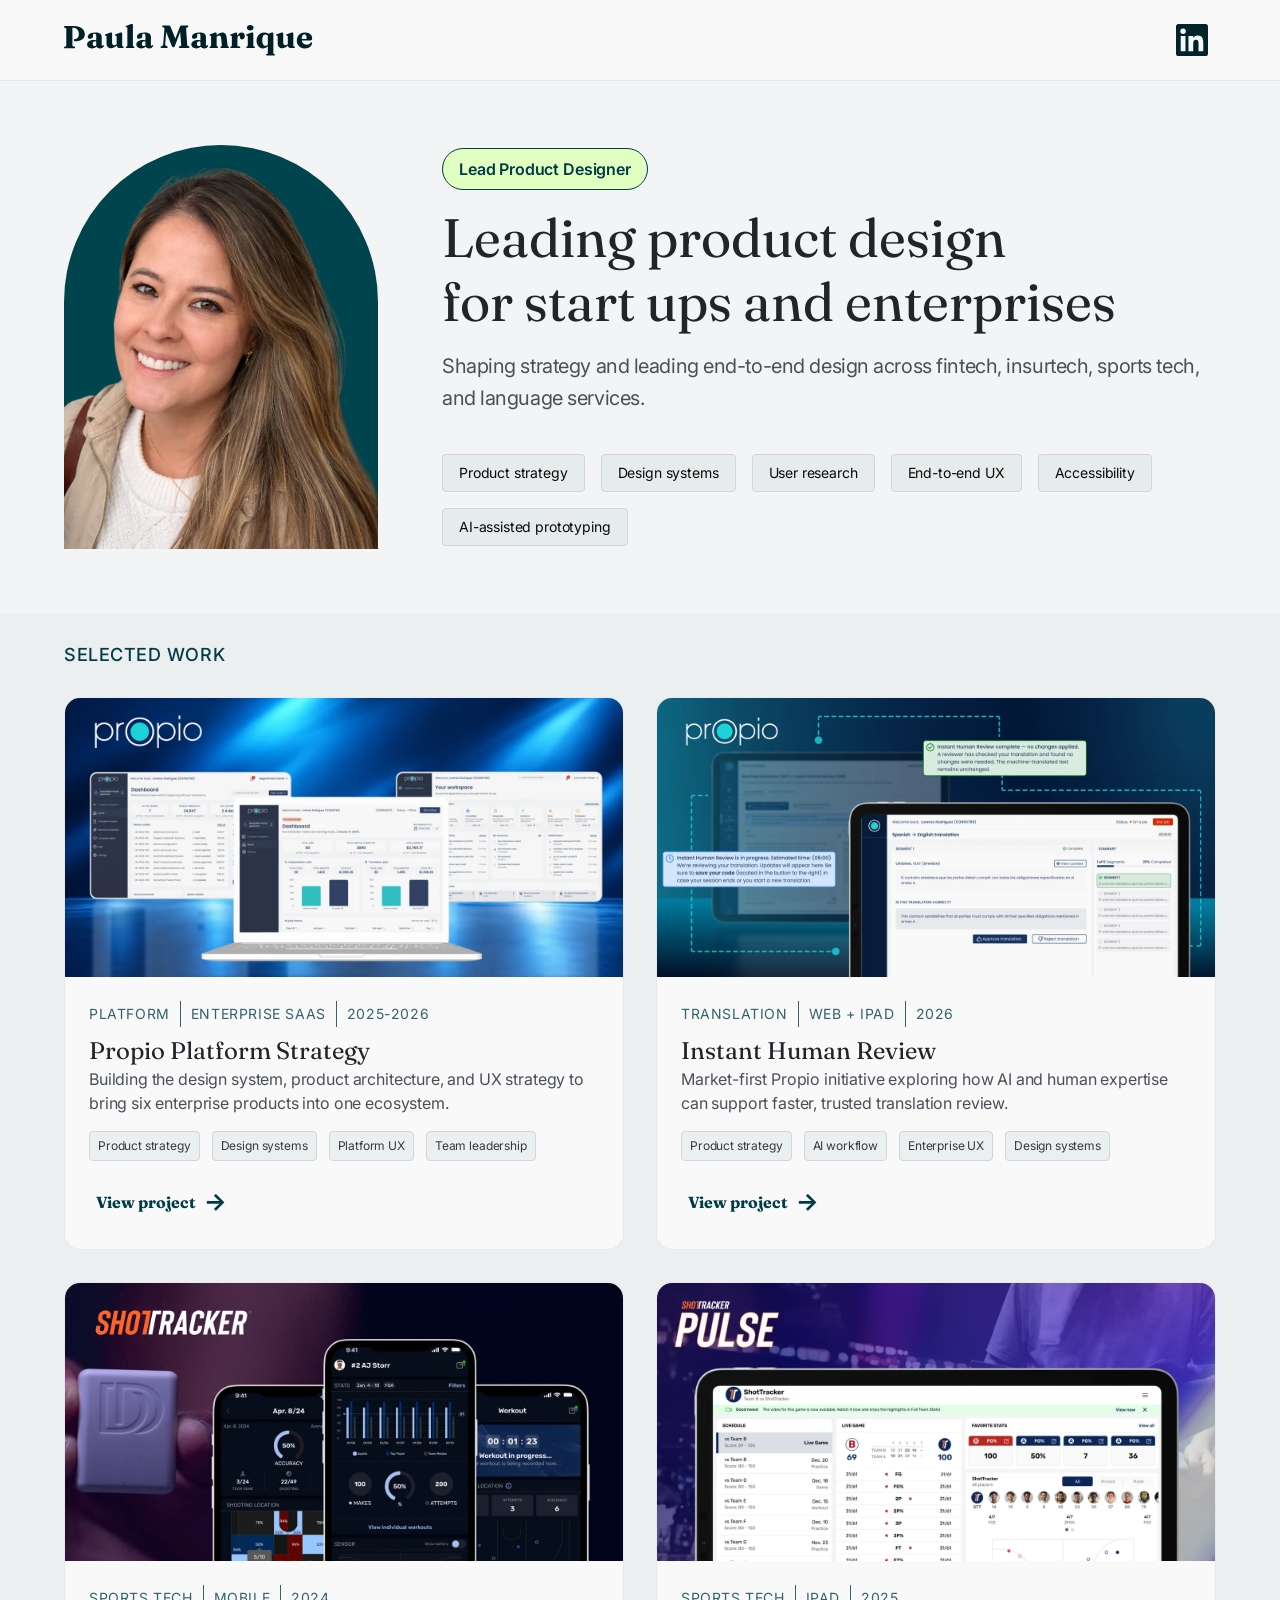
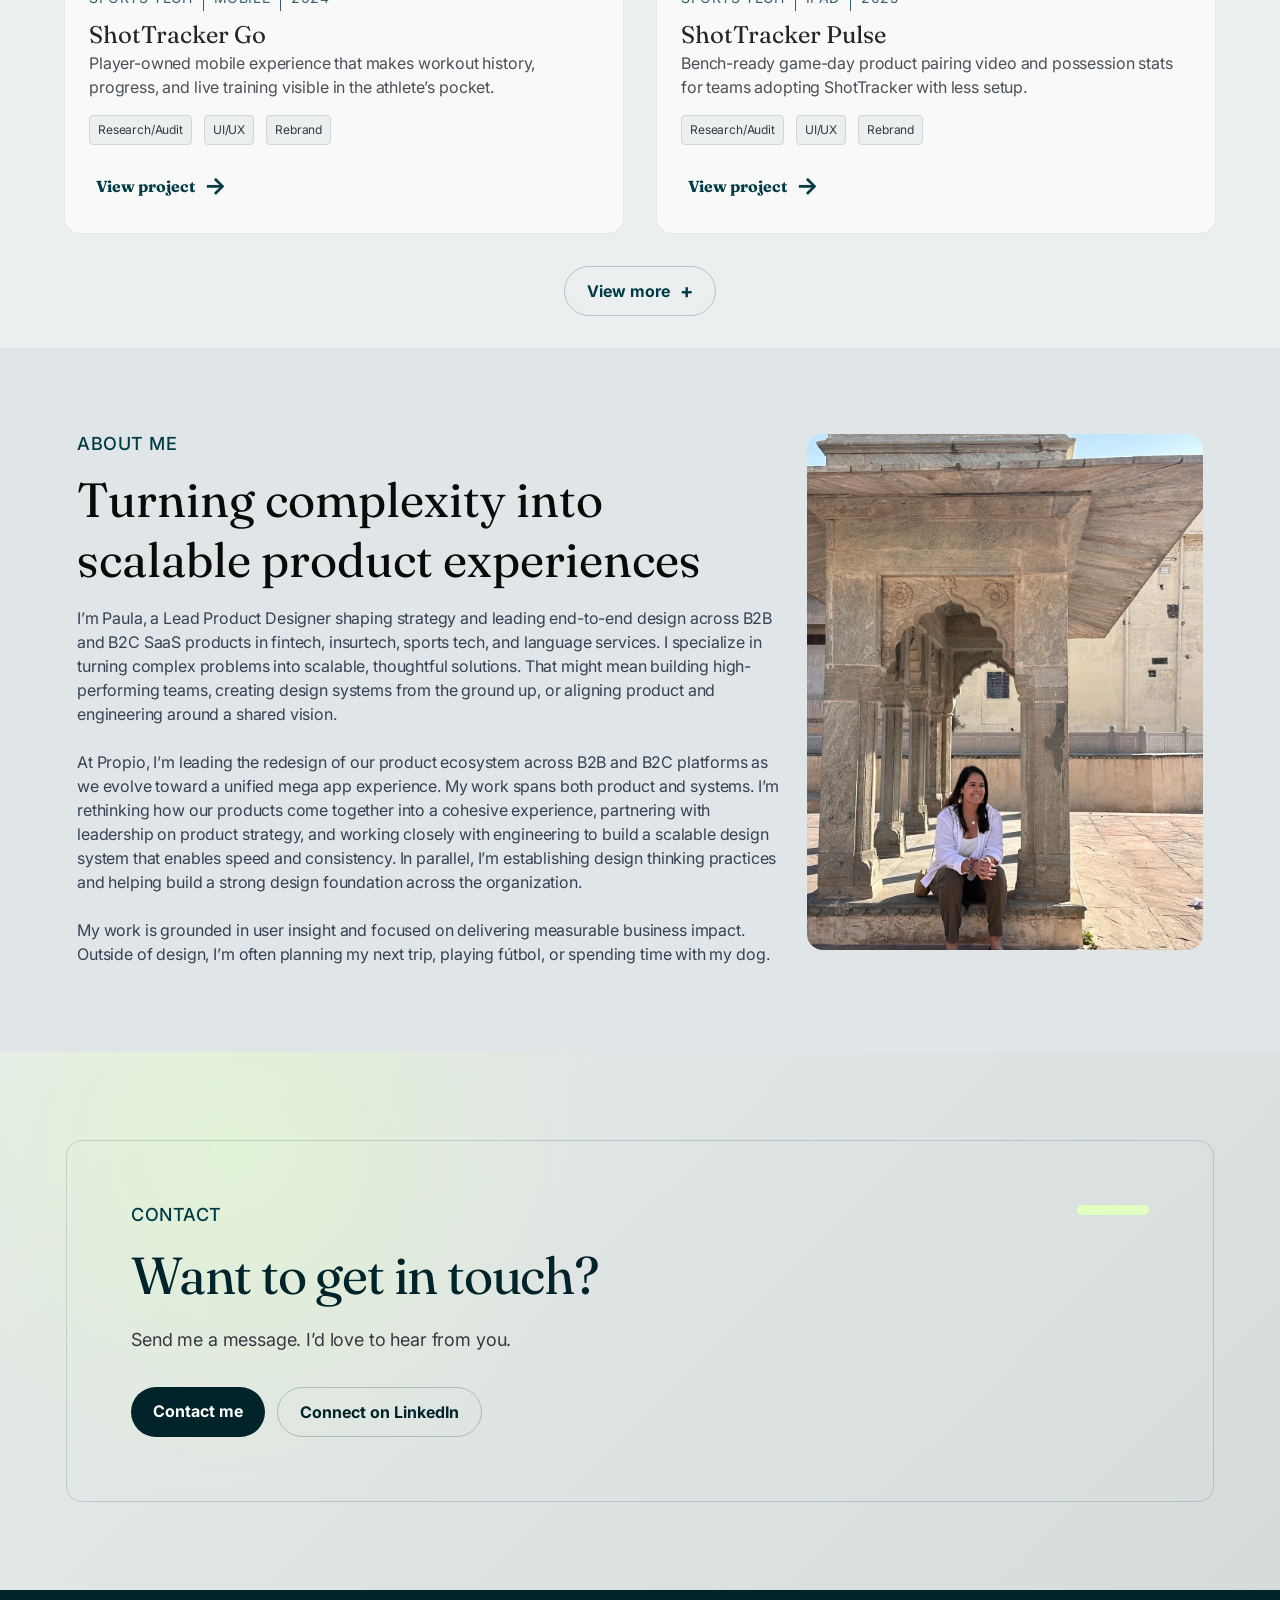
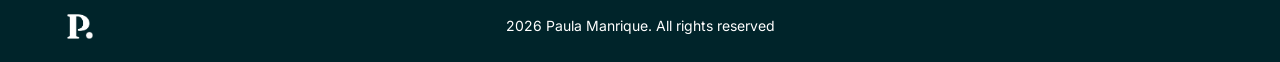
<file: index.html>
<!doctype html>
<html lang="en">
  <head>
    <meta charset="utf-8" />
    <meta name="viewport" content="width=device-width, initial-scale=1" />
    <title>Paula Manrique | Lead Product Designer</title>
    <meta
      name="description"
      content="Paula Manrique is a Lead Product Designer shaping strategy and leading end-to-end design across fintech, insurtech, sports tech, and language services."
    />
    <link rel="preconnect" href="https://fonts.googleapis.com" />
    <link rel="preconnect" href="https://fonts.gstatic.com" crossorigin />
    <link
      href="https://fonts.googleapis.com/css2?family=Fraunces:opsz,wght,SOFT@9..144,400..700,70&family=Inter:wght@400;500;600&display=swap"
      rel="stylesheet"
    />
    <link rel="icon" type="image/png" href="./assets/favicon.png" />
    <link rel="stylesheet" href="./styles.css?v=web-optimized-assets" />
  </head>
  <body>
    <header class="site-header">
      <a class="brand" href="./" aria-label="Paula Manrique home">
        <img class="brand-logo" src="./assets/paula-wordmark.svg" alt="Paula Manrique" />
      </a>
      <a
        class="linkedin"
        href="https://www.linkedin.com/in/paulamanriquer/"
        target="_blank"
        rel="noreferrer"
        aria-label="Paula Manrique on LinkedIn"
      >
        <svg viewBox="0 0 24 24" aria-hidden="true">
          <path
            d="M20.45 20.45h-3.56v-5.57c0-1.33-.02-3.04-1.85-3.04-1.85 0-2.14 1.45-2.14 2.94v5.67H9.34V8.99h3.42v1.57h.05c.48-.9 1.64-1.85 3.37-1.85 3.61 0 4.27 2.37 4.27 5.46v6.28ZM5.32 7.42a2.06 2.06 0 1 1 0-4.12 2.06 2.06 0 0 1 0 4.12Zm1.78 13.03H3.54V8.99H7.1v11.46ZM22.22 0H1.77C.8 0 0 .77 0 1.72v20.55C0 23.22.8 24 1.77 24h20.45c.98 0 1.78-.78 1.78-1.73V1.72C24 .77 23.2 0 22.22 0Z"
          />
        </svg>
      </a>
    </header>

    <main>
      <section class="hero" aria-labelledby="intro-title">
        <div class="hero-inner">
          <div class="portrait-shell">
            <img
              class="portrait"
              src="./assets/paula-hero.webp"
              alt="Paula Manrique"
            />
          </div>
          <div class="hero-copy">
            <p class="pill">Lead Product Designer</p>
            <h1 id="intro-title">
              Leading product design<br />
              for start ups and enterprises
            </h1>
            <p class="intro">
              Shaping strategy and leading end-to-end design across fintech,
              insurtech, sports tech, and language services.
            </p>
            <ul class="skill-list" aria-label="Design specialties">
              <li>Product strategy</li>
              <li>Design systems</li>
              <li>User research</li>
              <li>End-to-end UX</li>
              <li>Accessibility</li>
              <li>AI-assisted prototyping</li>
            </ul>
          </div>
        </div>
      </section>

      <section class="work-section" aria-labelledby="selected-work">
        <div class="section-inner">
          <p class="section-kicker" id="selected-work">Selected Work</p>
          <div class="project-grid">
            <a class="project-card project-card-link" href="./projects/propio-platform/index.html">
              <div class="project-media platform-media">
                <img
                  class="project-thumbnail"
                  src="./assets/home-propio-platform-thumbnail-web.webp"
                  alt="Propio platform product preview"
                />
              </div>
              <div class="project-copy">
                <p class="meta">
                  <span>Platform</span><span>Enterprise SaaS</span
                  ><span>2025-2026</span>
                </p>
                <h2>Propio Platform Strategy</h2>
                <p>
                  Building the design system, product architecture, and UX
                  strategy to bring six enterprise products into one ecosystem.
                </p>
                <div class="card-footer">
                  <ul class="tag-list" aria-label="Project work">
                    <li>Product strategy</li>
                    <li>Design systems</li>
                    <li>Platform UX</li>
                    <li>Team leadership</li>
                  </ul>
                  <span class="project-link">
                    View project
                    <span aria-hidden="true">→</span>
                  </span>
                </div>
              </div>
            </a>

            <a class="project-card project-card-link" href="./projects/instant-human-review/index.html">
              <div class="project-media gradient-teal">
                <img
                  class="project-thumbnail"
                  src="./assets/home-ihr-thumbnail-2026-web.webp"
                  alt="Instant Human Review product preview"
                />
              </div>
              <div class="project-copy">
                <p class="meta">
                  <span>Translation</span><span>Web + iPad</span
                  ><span>2026</span>
                </p>
                <h2>Instant Human Review</h2>
                <p>
                  Market-first Propio initiative exploring how AI and human
                  expertise can support faster, trusted translation review.
                </p>
                <div class="card-footer">
                  <ul class="tag-list" aria-label="Project work">
                    <li>Product strategy</li>
                    <li>AI workflow</li>
                    <li>Enterprise UX</li>
                    <li>Design systems</li>
                  </ul>
                  <span class="project-link">
                    View project
                    <span aria-hidden="true">→</span>
                  </span>
                </div>
              </div>
            </a>

            <a class="project-card project-card-link" href="./projects/shottracker-go/index.html">
              <div class="project-media gradient-purple">
                <img
                  class="project-thumbnail"
                  src="./assets/home-go-thumbnail.webp"
                  alt="ShotTracker Go mobile screens"
                />
              </div>
              <div class="project-copy">
                <p class="meta">
                  <span>Sports Tech</span><span>Mobile</span><span>2024</span>
                </p>
                <h2>ShotTracker Go</h2>
                <p>
                  Player-owned mobile experience that makes workout history,
                  progress, and live training visible in the athlete’s pocket.
                </p>
                <div class="card-footer">
                  <ul class="tag-list" aria-label="Project work">
                    <li>Research/Audit</li>
                    <li>UI/UX</li>
                    <li>Rebrand</li>
                  </ul>
                  <span class="project-link">
                    View project
                    <span aria-hidden="true">→</span>
                  </span>
                </div>
              </div>
            </a>

            <a class="project-card project-card-link" href="./projects/shottracker-pulse/index.html">
              <div class="project-media gradient-purple pulse-media">
                <img
                  class="project-thumbnail"
                  src="./assets/home-pulse-thumbnail.webp"
                  alt="ShotTracker Pulse dashboard on tablet"
                />
              </div>
              <div class="project-copy">
                <p class="meta">
                  <span>Sports Tech</span><span>iPad</span><span>2025</span>
                </p>
                <h2>ShotTracker Pulse</h2>
                <p>
                  Bench-ready game-day product pairing video and possession
                  stats for teams adopting ShotTracker with less setup.
                </p>
                <div class="card-footer">
                  <ul class="tag-list" aria-label="Project work">
                    <li>Research/Audit</li>
                    <li>UI/UX</li>
                    <li>Rebrand</li>
                  </ul>
                  <span class="project-link">
                    View project
                    <span aria-hidden="true">→</span>
                  </span>
                </div>
              </div>
            </a>

          </div>

          <details class="more-work">
            <summary>
              <span class="summary-open">View more</span>
            </summary>
            <div class="project-grid more-work-grid">
              <a class="project-card project-card-link" href="./projects/stickerswap/index.html">
                <div class="project-media stickerswap-media">
                  <img
                    class="project-thumbnail"
                    src="./assets/home-stickerswap-thumbnail-2026-web.webp"
                    alt="StickerSwap app preview"
                  />
                </div>
                <div class="project-copy">
                  <p class="meta">
                    <span>Personal Project</span><span>Web App</span
                    ><span>2026</span>
                  </p>
                  <h2>StickerSwap</h2>
                  <p>
                    Shipped beta for 2026 FIFA World Cup Panini collectors,
                    built independently with Figma, AI tools, Codex, and GitLab.
                  </p>
                  <div class="card-footer">
                    <ul class="tag-list" aria-label="Project work">
                      <li>Product design</li>
                      <li>AI workflow</li>
                      <li>Development</li>
                      <li>Launch</li>
                    </ul>
                    <span class="project-link">
                      View project
                      <span aria-hidden="true">→</span>
                    </span>
                  </div>
                </div>
              </a>

              <article class="project-card coming-soon">
                <div class="project-media gradient-teal">
                  <img
                    class="project-thumbnail"
                    src="./assets/interpreter-portal-coming-soon.webp"
                    alt="Blurred preview of the Interpreter Portal product"
                  />
                </div>
                <div class="project-copy">
                  <p class="meta">
                    <span>Interpretation</span><span>Web</span
                    ><span>Coming 2026</span>
                  </p>
                  <h2>Interpreter Portal</h2>
                  <p>
                    Product redesign of the workflow platform supporting 10K+
                    interpreters across Propio’s global network.
                  </p>
                  <div class="card-footer">
                    <ul class="tag-list" aria-label="Project work">
                      <li>Product strategy</li>
                      <li>UI/UX</li>
                      <li>Redesign</li>
                      <li>User testing</li>
                    </ul>
                  </div>
                </div>
              </article>

              <article class="project-card coming-soon">
                <div class="project-media gradient-teal">
                  <img
                    class="project-thumbnail"
                    src="./assets/translation-portal-coming-soon.webp"
                    alt="Blurred preview of the Translation Portal product"
                  />
                </div>
                <div class="project-copy">
                  <p class="meta">
                    <span>Translation</span><span>Web</span
                    ><span>Coming 2026</span>
                  </p>
                  <h2>Translation Portal</h2>
                  <p>
                    Proprietary client portal replacing legacy tools with a
                    clearer way to submit orders and track the full translation
                    lifecycle.
                  </p>
                  <div class="card-footer">
                    <ul class="tag-list" aria-label="Project work">
                      <li>Product strategy</li>
                      <li>Client portal</li>
                      <li>Workflow design</li>
                      <li>Order lifecycle</li>
                    </ul>
                  </div>
                </div>
              </article>
            </div>
            <button class="show-less-button" type="button">Show less</button>
          </details>
        </div>
      </section>

      <section class="about-section" aria-labelledby="about-title">
        <div class="about-inner">
          <div class="about-copy">
            <p class="section-kicker">About Me</p>
            <h2 id="about-title">
              Turning complexity into scalable product experiences
            </h2>
            <p>
              I’m Paula, a Lead Product Designer shaping strategy and leading
              end-to-end design across B2B and B2C SaaS products in fintech,
              insurtech, sports tech, and language services. I specialize in
              turning complex problems into scalable, thoughtful
              solutions. That might mean building high-performing teams,
              creating design systems from the ground up, or aligning product
              and engineering around a shared vision.
            </p>
            <p>
              At Propio, I’m leading the redesign of our product ecosystem
              across B2B and B2C platforms as we evolve toward a unified mega
              app experience. My work spans both product and systems. I’m
              rethinking how our products come together into a cohesive
              experience, partnering with leadership on product strategy, and
              working closely with engineering to build a scalable design system
              that enables speed and consistency. In parallel, I’m establishing
              design thinking practices and helping build a strong design
              foundation across the organization.
            </p>
            <p>
              My work is grounded in user insight and focused on delivering
              measurable business impact. Outside of design, I’m often planning
              my next trip, playing fútbol, or spending time with my dog.
            </p>
          </div>
          <img
            class="about-image"
            src="./assets/paula-about.webp"
            alt="Paula sitting outdoors near stone architecture"
          />
        </div>
      </section>

      <section class="contact-section" aria-labelledby="contact-title">
        <div class="contact-inner">
          <p class="section-kicker">Contact</p>
          <h2 id="contact-title">Want to get in touch?</h2>
          <p>Send me a message. I’d love to hear from you.</p>
          <div class="contact-actions">
            <a
              class="contact-button"
              href="mailto:paulamanriquer@gmail.com?subject=Portfolio%20inquiry"
            >
              Contact me
            </a>
            <a
              class="contact-link"
              href="https://www.linkedin.com/in/paulamanriquer/"
              target="_blank"
              rel="noreferrer"
            >
              Connect on LinkedIn
            </a>
          </div>
        </div>
      </section>
    </main>

    <footer class="site-footer">
      <img class="footer-mark" src="./assets/paula-mark-footer.png" alt="" />
      <p>2026 Paula Manrique. All rights reserved</p>
    </footer>
    <script src="./home.js" defer></script>
  </body>
</html>
</file>
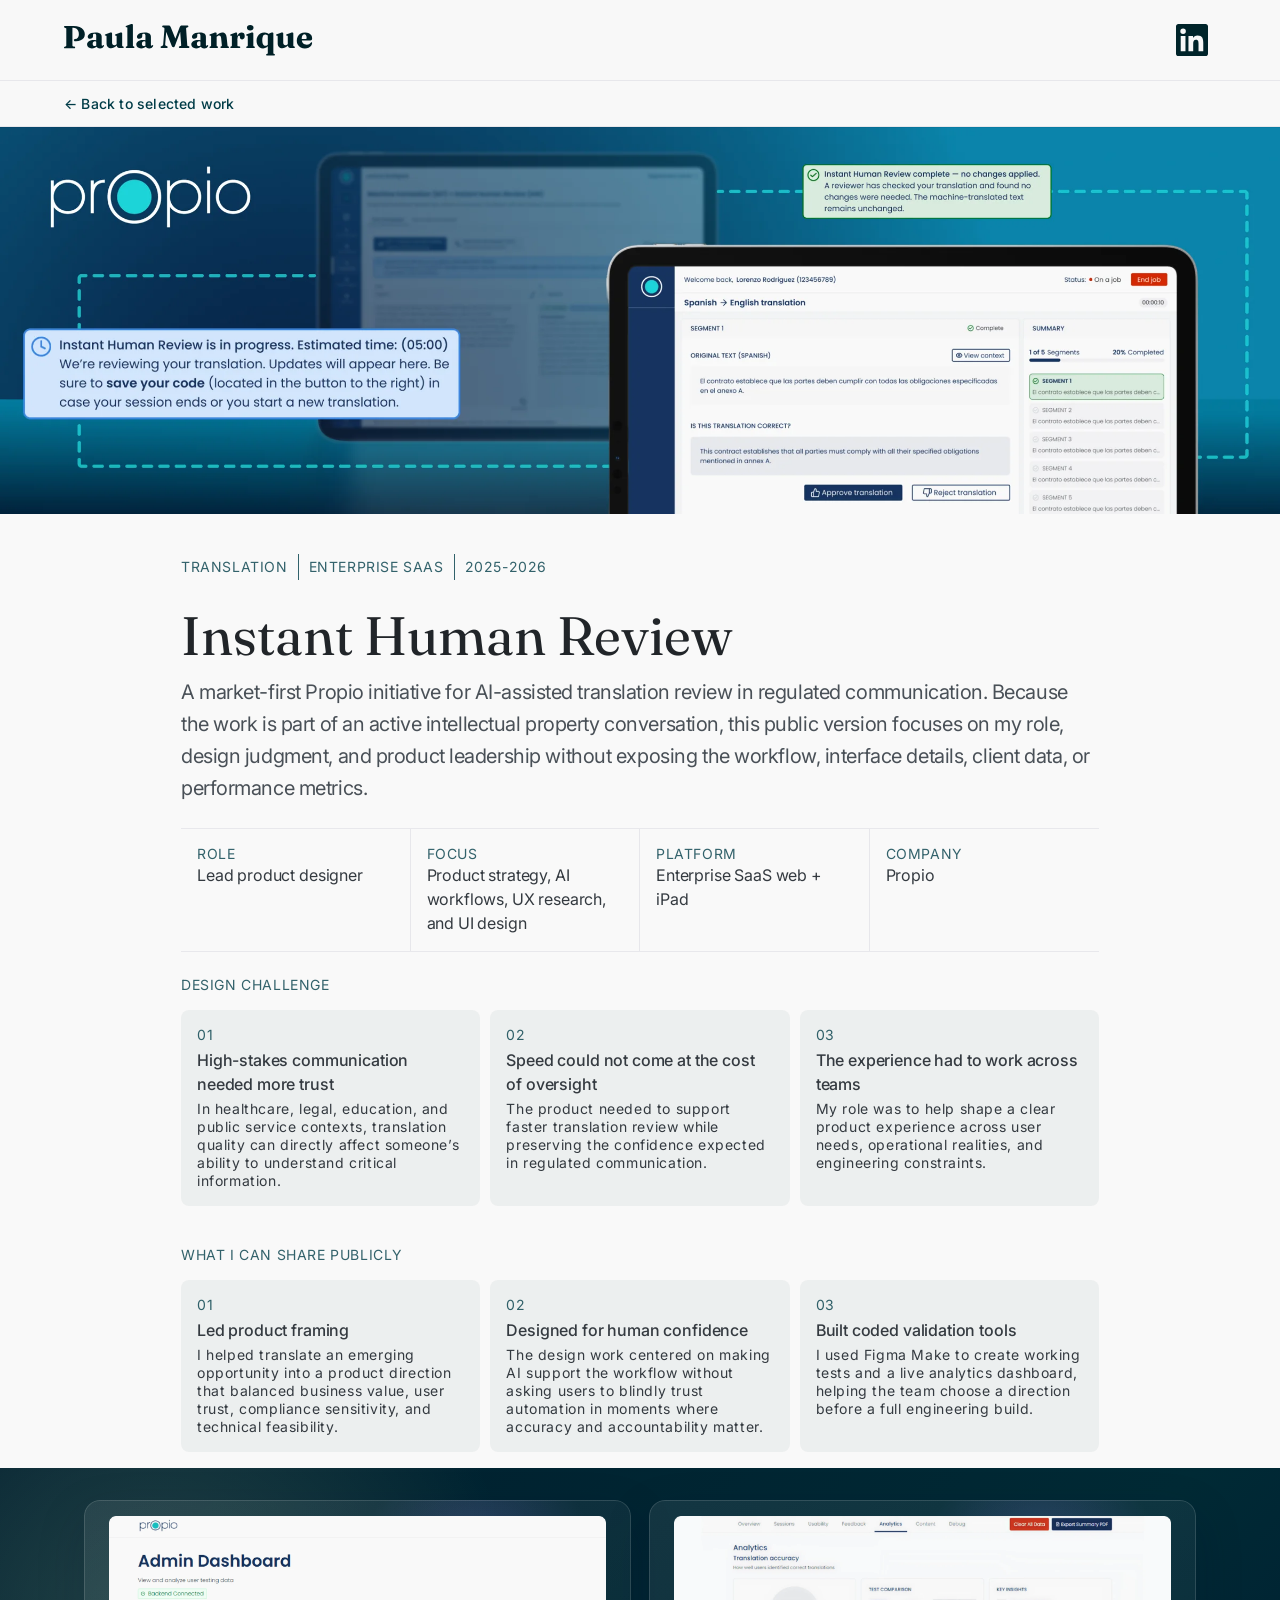
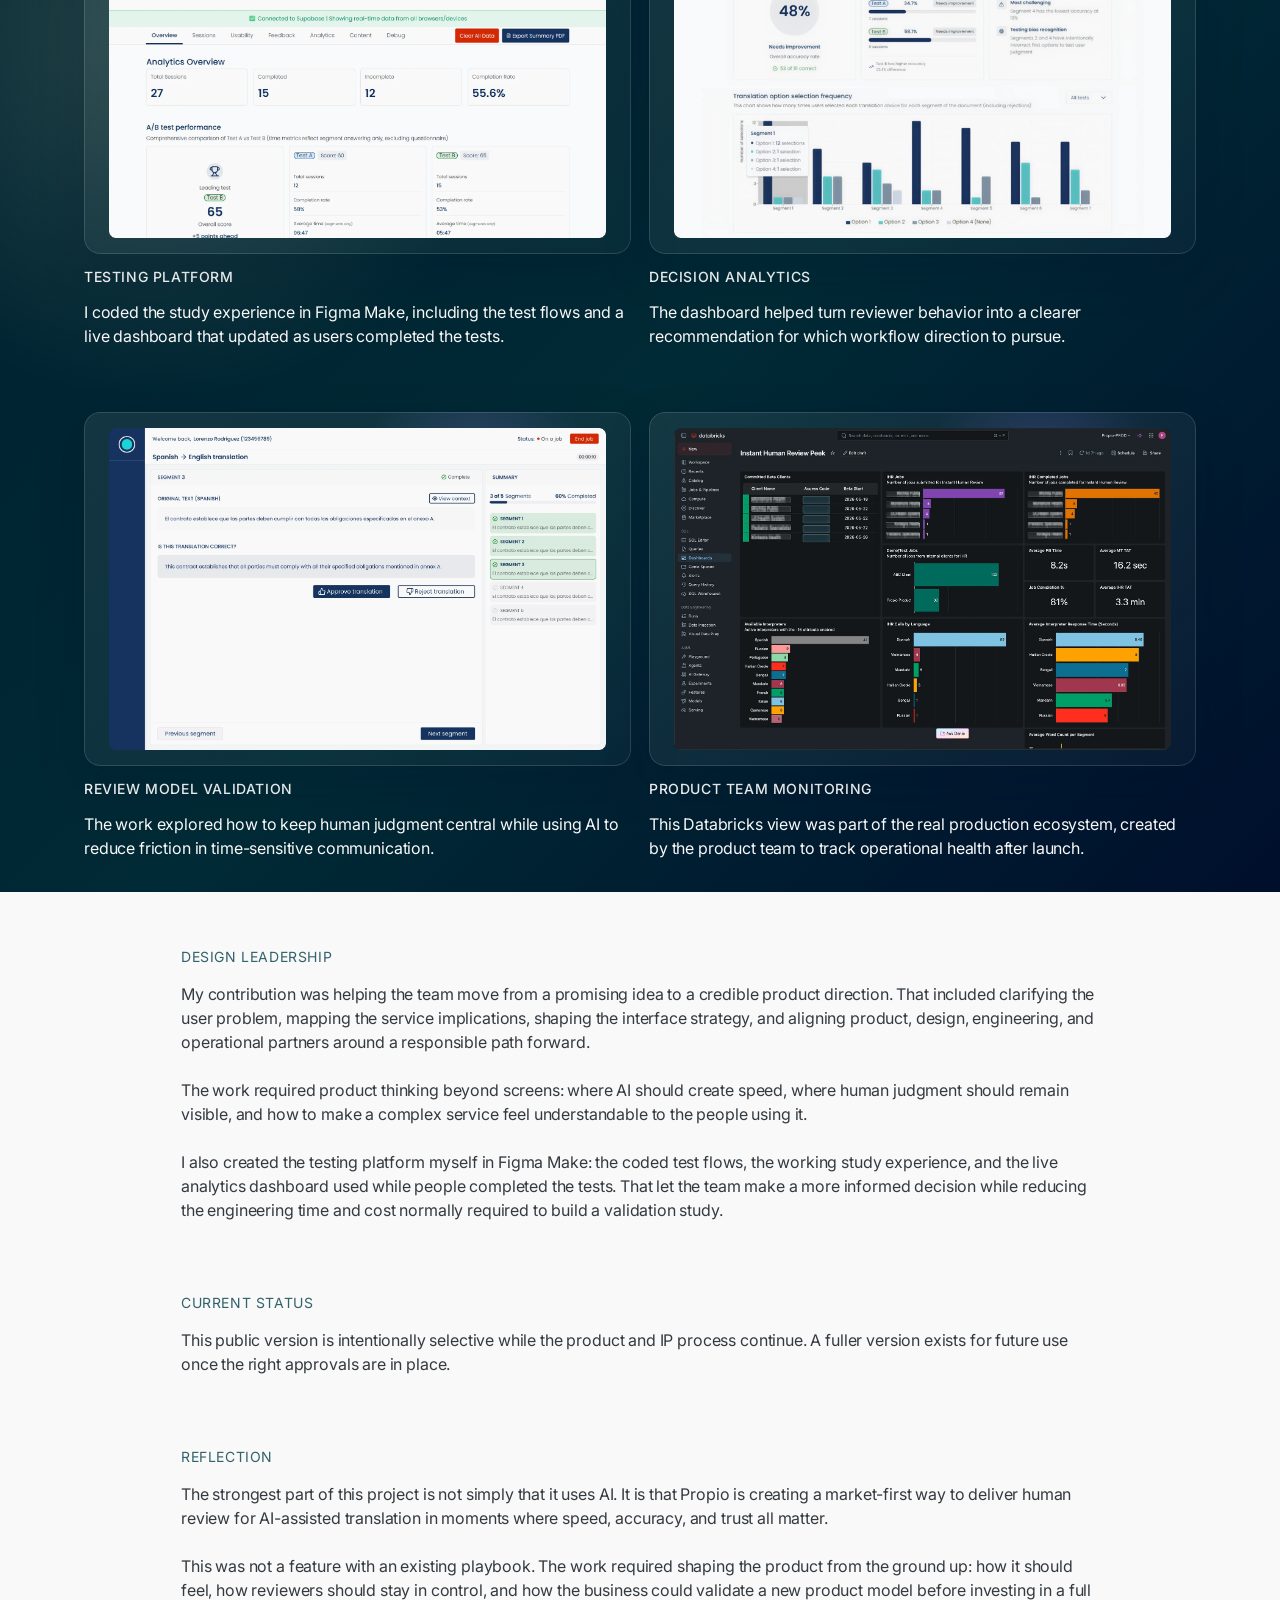
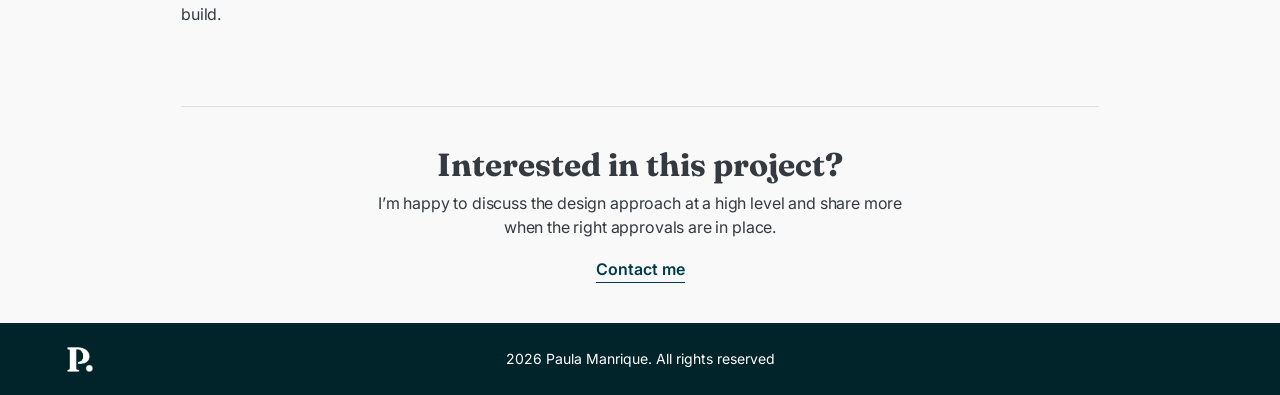
<file: projects/instant-human-review/index.html>
<!doctype html>
<html lang="en">
  <head>
    <meta charset="utf-8" />
    <meta name="viewport" content="width=device-width, initial-scale=1" />
    <title>Instant Human Review | Paula Manrique</title>
    <meta
      name="description"
      content="A redacted product design case study for Instant Human Review, a market-first Propio initiative for AI-assisted translation review in regulated communication."
    />
    <link rel="preconnect" href="https://fonts.googleapis.com" />
    <link rel="preconnect" href="https://fonts.gstatic.com" crossorigin />
    <link
      href="https://fonts.googleapis.com/css2?family=Fraunces:opsz,wght,SOFT@9..144,400..700,70&family=Inter:wght@400;500;600&display=swap"
      rel="stylesheet"
    />
    <link rel="icon" type="image/png" href="../../assets/favicon.png" />
    <link rel="stylesheet" href="../../styles.css?v=web-optimized-assets" />
  </head>
  <body class="project-detail instant-human-review-detail">
    <header class="site-header">
      <a class="brand" href="../../index.html" aria-label="Paula Manrique home">
        <img class="brand-logo" src="../../assets/paula-wordmark.svg" alt="Paula Manrique" />
      </a>
      <a class="linkedin" href="https://www.linkedin.com/in/paulamanriquer/" target="_blank" rel="noreferrer" aria-label="Paula Manrique on LinkedIn">
        <svg viewBox="0 0 24 24" aria-hidden="true">
          <path d="M20.45 20.45h-3.56v-5.57c0-1.33-.02-3.04-1.85-3.04-1.85 0-2.14 1.45-2.14 2.94v5.67H9.34V8.99h3.42v1.57h.05c.48-.9 1.64-1.85 3.37-1.85 3.61 0 4.27 2.37 4.27 5.46v6.28ZM5.32 7.42a2.06 2.06 0 1 1 0-4.12 2.06 2.06 0 0 1 0 4.12Zm1.78 13.03H3.54V8.99H7.1v11.46ZM22.22 0H1.77C.8 0 0 .77 0 1.72v20.55C0 23.22.8 24 1.77 24h20.45c.98 0 1.78-.78 1.78-1.73V1.72C24 .77 23.2 0 22.22 0Z" />
        </svg>
      </a>
    </header>

    <main>
      <nav class="project-nav" aria-label="Project navigation">
        <a href="../../index.html#selected-work">← Back to selected work</a>
      </nav>

      <section class="case-hero">
        <img
          src="../../assets/projects/ihr-hero-2026-web.webp"
          alt="Instant Human Review product preview"
        />
      </section>

      <section class="case-content case-intro" aria-labelledby="case-title">
        <p class="meta">
          <span>Translation</span><span>Enterprise SaaS</span><span>2025-2026</span>
        </p>
        <h1 id="case-title">Instant Human Review</h1>
        <p class="case-lede">
          A market-first Propio initiative for AI-assisted translation review
          in regulated communication. Because the work is part of an active
          intellectual property conversation, this public version focuses on my
          role, design judgment, and product leadership without exposing the
          workflow, interface details, client data, or performance metrics.
        </p>

        <dl class="quick-stats">
          <div>
            <dt>Role</dt>
            <dd>Lead product designer</dd>
          </div>
          <div>
            <dt>Focus</dt>
            <dd>Product strategy, AI workflows, UX research, and UI design</dd>
          </div>
          <div>
            <dt>Platform</dt>
            <dd>Enterprise SaaS web + iPad</dd>
          </div>
          <div>
            <dt>Company</dt>
            <dd>Propio</dd>
          </div>
        </dl>

        <section class="case-section">
          <p class="case-kicker">Design Challenge</p>
          <div class="challenge-grid">
            <article>
              <p class="step">01</p>
              <h2>High-stakes communication needed more trust</h2>
              <p>
                In healthcare, legal, education, and public service contexts,
                translation quality can directly affect someone’s ability to
                understand critical information.
              </p>
            </article>
            <article>
              <p class="step">02</p>
              <h2>Speed could not come at the cost of oversight</h2>
              <p>
                The product needed to support faster translation review while
                preserving the confidence expected in regulated communication.
              </p>
            </article>
            <article>
              <p class="step">03</p>
              <h2>The experience had to work across teams</h2>
              <p>
                My role was to help shape a clear product experience across
                user needs, operational realities, and engineering constraints.
              </p>
            </article>
          </div>
        </section>

        <section class="case-section">
          <p class="case-kicker">What I Can Share Publicly</p>
          <div class="challenge-grid">
            <article>
              <p class="step">01</p>
              <h2>Led product framing</h2>
              <p>
                I helped translate an emerging opportunity into a product
                direction that balanced business value, user trust, compliance
                sensitivity, and technical feasibility.
              </p>
            </article>
            <article>
              <p class="step">02</p>
              <h2>Designed for human confidence</h2>
              <p>
                The design work centered on making AI support the workflow
                without asking users to blindly trust automation in moments
                where accuracy and accountability matter.
              </p>
            </article>
            <article>
              <p class="step">03</p>
              <h2>Built coded validation tools</h2>
              <p>
                I used Figma Make to create working tests and a live analytics
                dashboard, helping the team choose a direction before a full
                engineering build.
              </p>
            </article>
          </div>
        </section>
      </section>

      <section class="feature-band ihr-band" aria-label="Instant Human Review validation highlights">
        <div class="feature-grid two-up-media">
          <article class="feature-card tablet-card">
            <div class="feature-media case-screen-media ihr-screen-media">
              <img src="../../assets/projects/ihr-feature-admin-dashboard.webp" alt="Instant Human Review testing dashboard showing study activity and product validation views" />
            </div>
            <h2>Testing platform</h2>
            <p>
              I coded the study experience in Figma Make, including the test
              flows and a live dashboard that updated as users completed the
              tests.
            </p>
          </article>
          <article class="feature-card tablet-card">
            <div class="feature-media case-screen-media ihr-screen-media">
              <img src="../../assets/projects/ihr-feature-analytics.webp" alt="Instant Human Review analytics dashboard showing comparative review patterns" />
            </div>
            <h2>Decision analytics</h2>
            <p>
              The dashboard helped turn reviewer behavior into a clearer
              recommendation for which workflow direction to pursue.
            </p>
          </article>
          <article class="feature-card tablet-card">
            <div class="feature-media case-screen-media ihr-screen-media">
              <img src="../../assets/projects/ihr-feature-review-model.webp" alt="Instant Human Review interface concept for validating a translated response" />
            </div>
            <h2>Review model validation</h2>
            <p>
              The work explored how to keep human judgment central while using
              AI to reduce friction in time-sensitive communication.
            </p>
          </article>
          <article class="feature-card tablet-card">
            <div class="feature-media case-screen-media ihr-screen-media">
              <img src="../../assets/projects/ihr-feature-production-monitoring.webp" alt="Databricks monitoring view used by the product team for Instant Human Review production visibility" />
            </div>
            <h2>Product team monitoring</h2>
            <p>
              This Databricks view was part of the real production ecosystem,
              created by the product team to track operational health after
              launch.
            </p>
          </article>
        </div>
      </section>

      <section class="case-content case-bottom">
        <section class="case-section">
          <p class="case-kicker">Design Leadership</p>
          <p>
            My contribution was helping the team move from a promising idea to
            a credible product direction. That included clarifying the user
            problem, mapping the service implications, shaping the interface
            strategy, and aligning product, design, engineering, and operational
            partners around a responsible path forward.
          </p>
          <p>
            The work required product thinking beyond screens: where AI should
            create speed, where human judgment should remain visible, and how
            to make a complex service feel understandable to the people using
            it.
          </p>
          <p>
            I also created the testing platform myself in Figma Make: the coded
            test flows, the working study experience, and the live analytics
            dashboard used while people completed the tests. That let the team
            make a more informed decision while reducing the engineering time
            and cost normally required to build a validation study.
          </p>
        </section>

        <section class="case-section">
          <p class="case-kicker">Current Status</p>
          <p>
            This public version is intentionally selective while the product
            and IP process continue. A fuller version exists for future use
            once the right approvals are in place.
          </p>
        </section>

        <section class="case-section">
          <p class="case-kicker">Reflection</p>
          <p>
            The strongest part of this project is not simply that it uses AI.
            It is that Propio is creating a market-first way to deliver human
            review for AI-assisted translation in moments where speed,
            accuracy, and trust all matter.
          </p>
          <p>
            This was not a feature with an existing playbook. The work required
            shaping the product from the ground up: how it should feel, how
            reviewers should stay in control, and how the business could
            validate a new product model before investing in a full build.
          </p>
        </section>

        <section class="interest-card">
          <h2>Interested in this project?</h2>
          <p>I’m happy to discuss the design approach at a high level and share more when the right approvals are in place.</p>
          <a href="mailto:paulamanriquer@gmail.com?subject=Portfolio%20inquiry">Contact me</a>
        </section>
      </section>
    </main>

    <footer class="site-footer">
      <img class="footer-mark" src="../../assets/paula-mark-footer.png" alt="" />
      <p>2026 Paula Manrique. All rights reserved</p>
    </footer>
    <script src="../../case-lightbox.js" defer></script>
  </body>
</html>
</file>
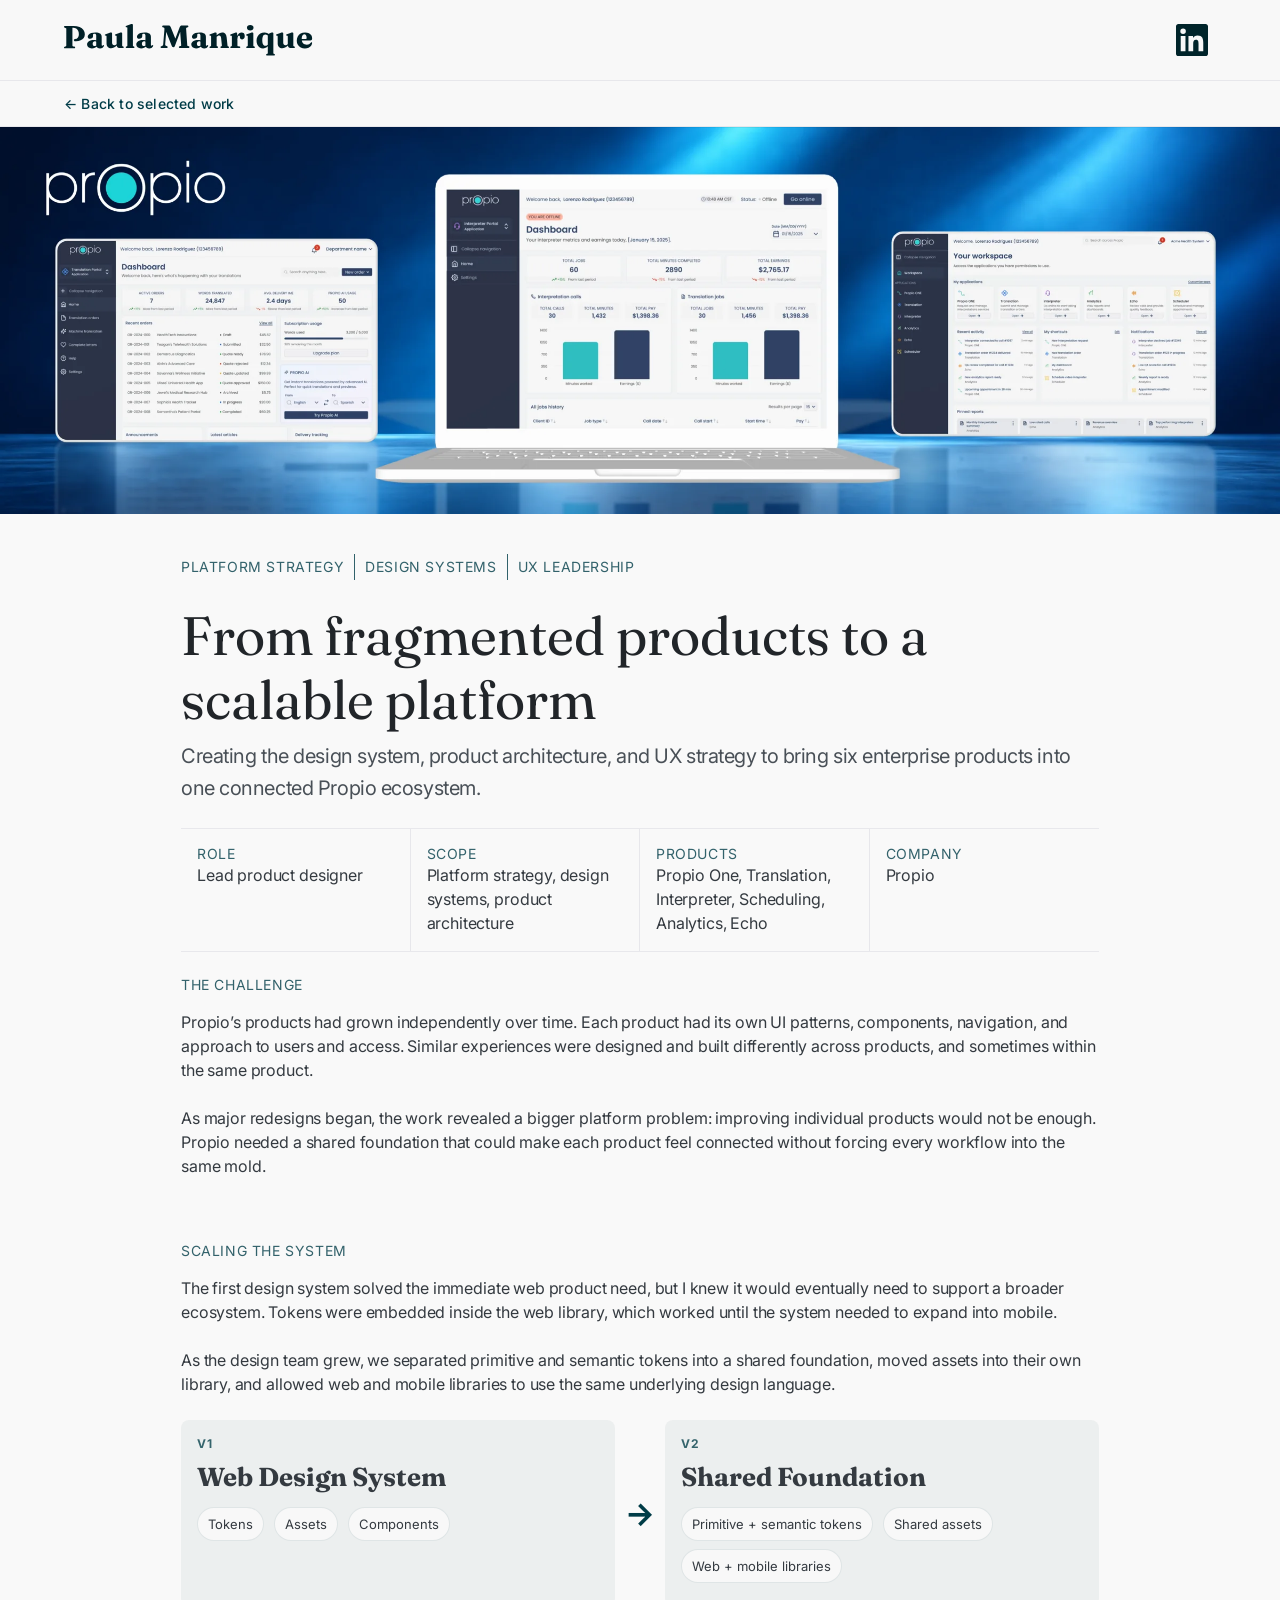
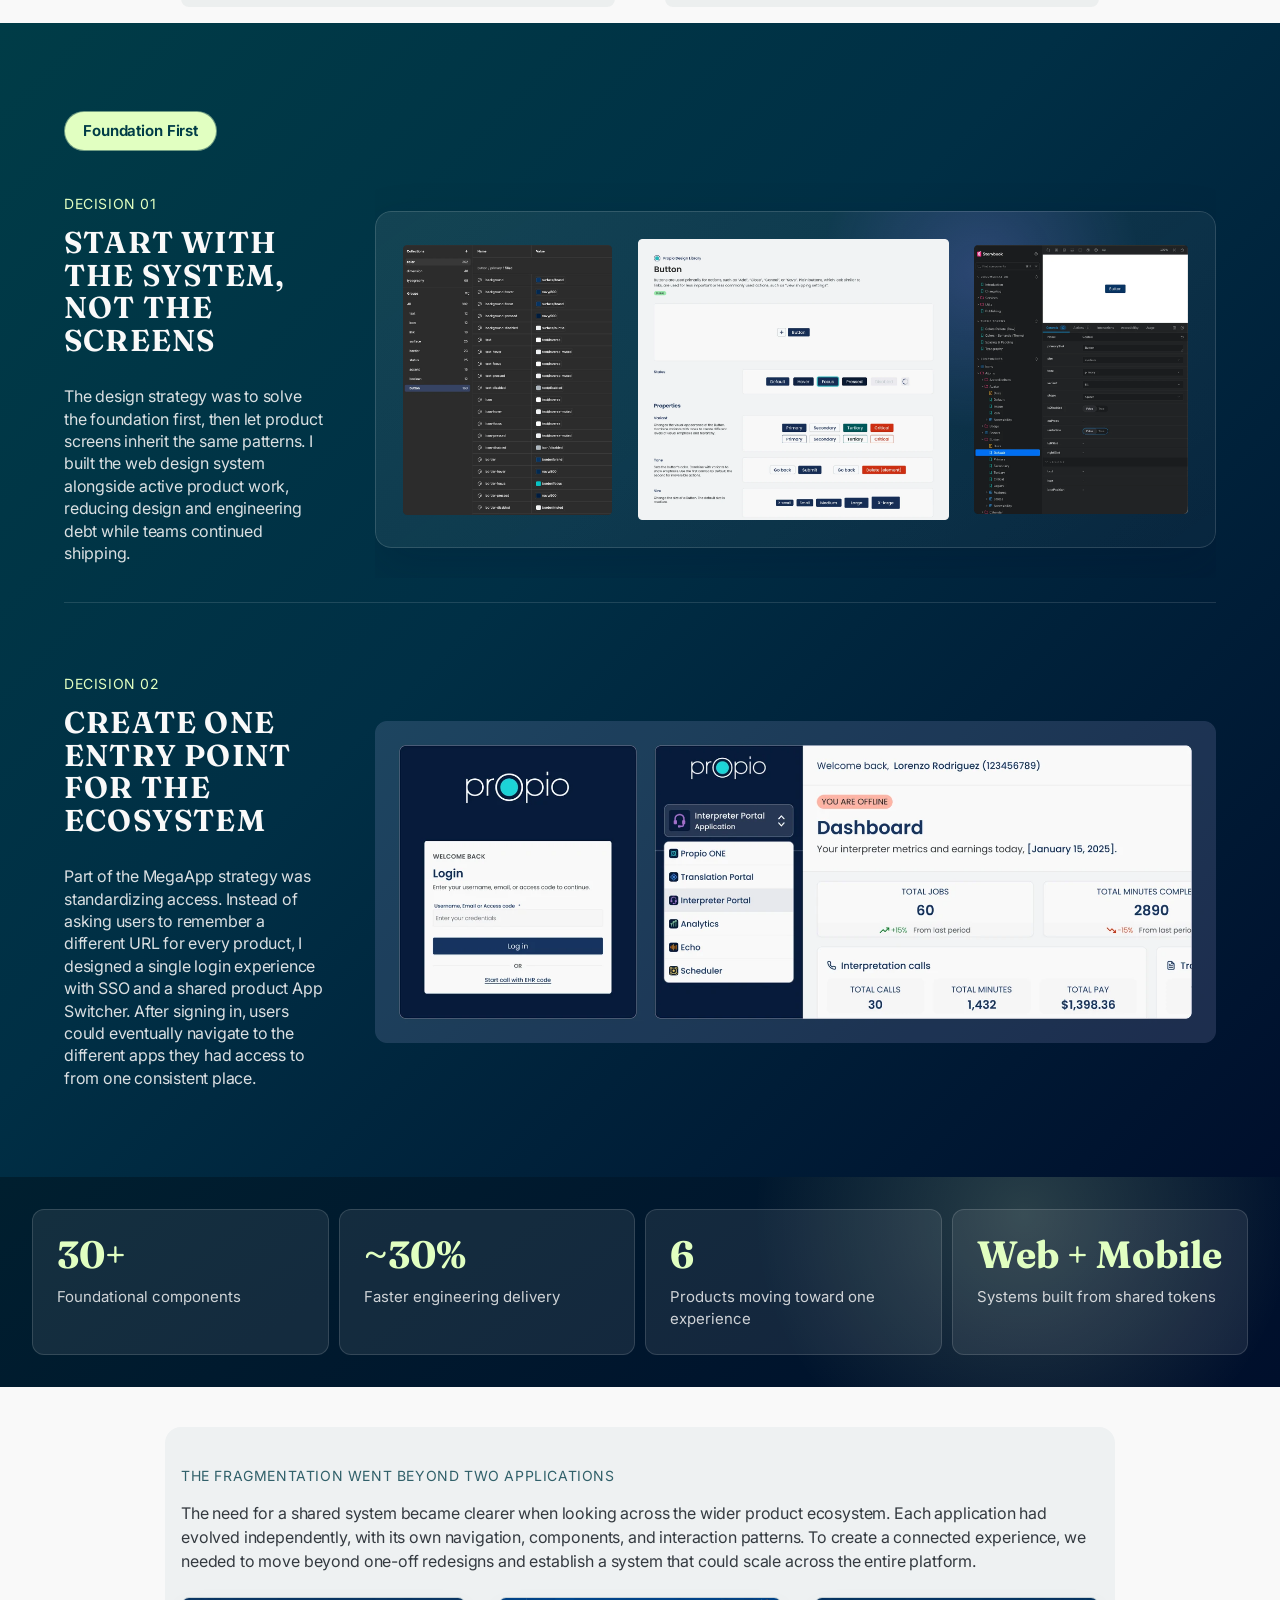
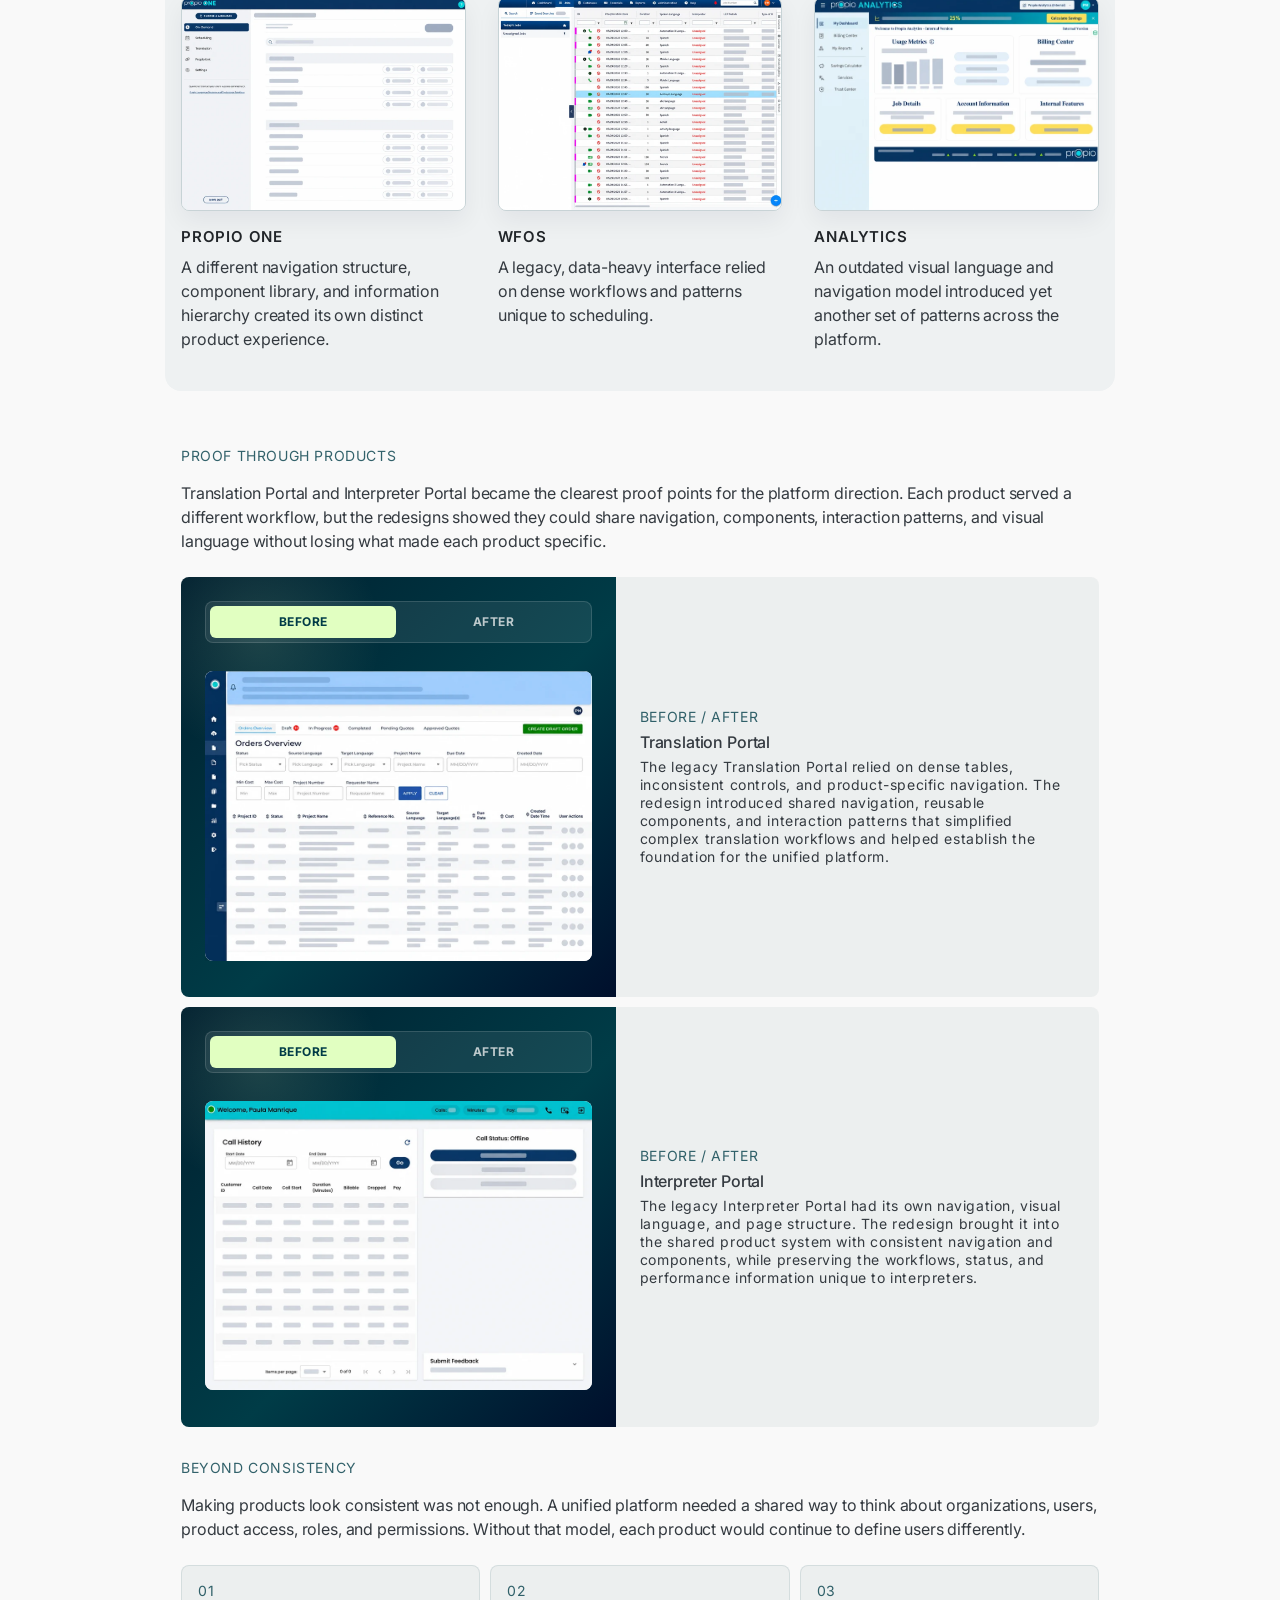
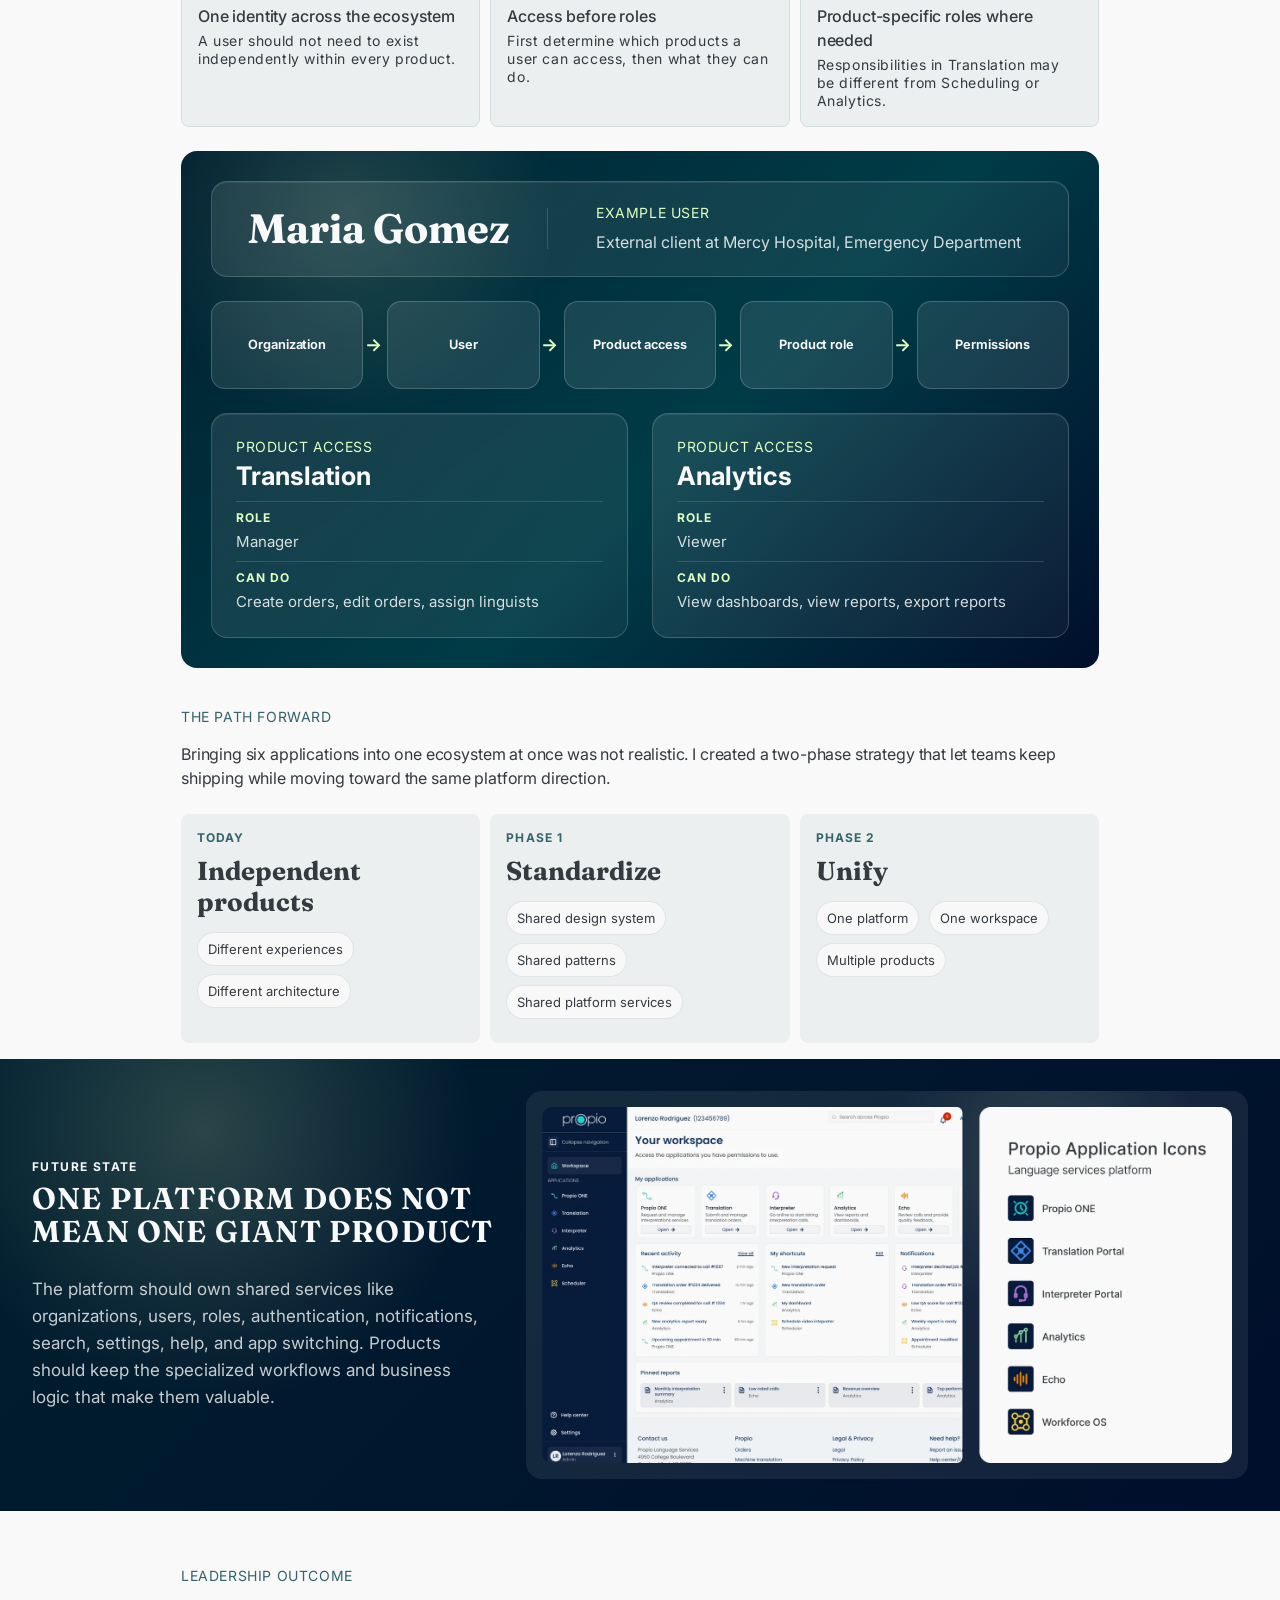
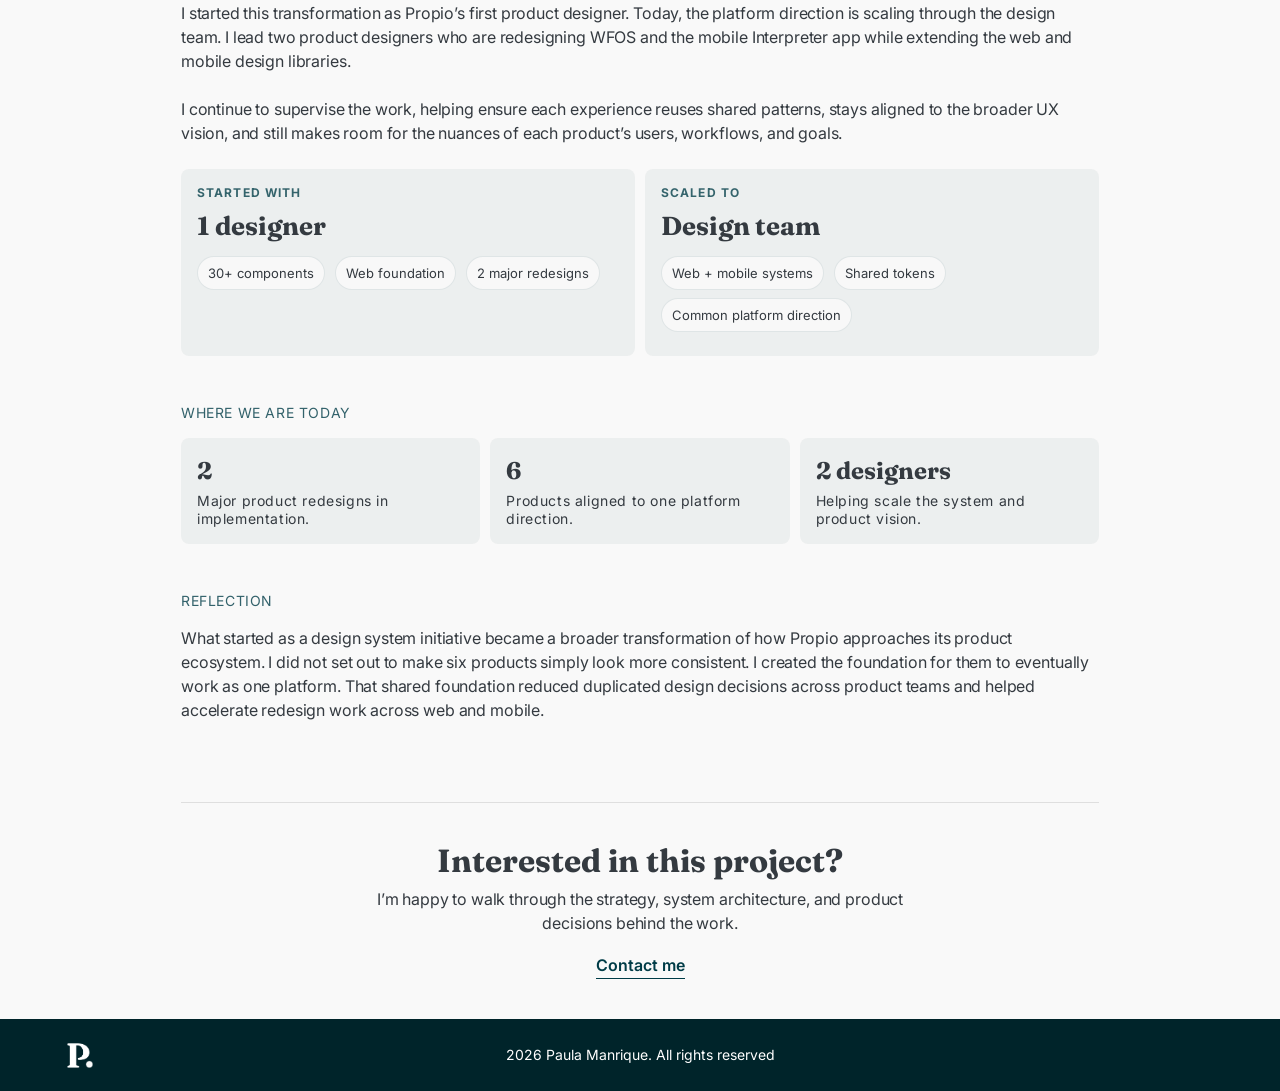
<file: projects/propio-platform/index.html>
<!doctype html>
<html lang="en">
  <head>
    <meta charset="utf-8" />
    <meta name="viewport" content="width=device-width, initial-scale=1" />
    <title>Propio Platform Strategy | Paula Manrique</title>
    <meta
      name="description"
      content="A product design case study about creating the design system, product architecture, and UX strategy to move Propio from fragmented products toward a scalable platform."
    />
    <link rel="preconnect" href="https://fonts.googleapis.com" />
    <link rel="preconnect" href="https://fonts.gstatic.com" crossorigin />
    <link
      href="https://fonts.googleapis.com/css2?family=Fraunces:opsz,wght,SOFT@9..144,400..700,70&family=Inter:wght@400;500;600&display=swap"
      rel="stylesheet"
    />
    <link rel="icon" type="image/png" href="../../assets/favicon.png" />
    <link rel="stylesheet" href="../../styles.css?v=web-optimized-assets" />
  </head>
  <body class="project-detail platform-detail">
    <header class="site-header">
      <a class="brand" href="../../index.html" aria-label="Paula Manrique home">
        <img class="brand-logo" src="../../assets/paula-wordmark.svg" alt="Paula Manrique" />
      </a>
      <a class="linkedin" href="https://www.linkedin.com/in/paulamanriquer/" target="_blank" rel="noreferrer" aria-label="Paula Manrique on LinkedIn">
        <svg viewBox="0 0 24 24" aria-hidden="true">
          <path d="M20.45 20.45h-3.56v-5.57c0-1.33-.02-3.04-1.85-3.04-1.85 0-2.14 1.45-2.14 2.94v5.67H9.34V8.99h3.42v1.57h.05c.48-.9 1.64-1.85 3.37-1.85 3.61 0 4.27 2.37 4.27 5.46v6.28ZM5.32 7.42a2.06 2.06 0 1 1 0-4.12 2.06 2.06 0 0 1 0 4.12Zm1.78 13.03H3.54V8.99H7.1v11.46ZM22.22 0H1.77C.8 0 0 .77 0 1.72v20.55C0 23.22.8 24 1.77 24h20.45c.98 0 1.78-.78 1.78-1.73V1.72C24 .77 23.2 0 22.22 0Z" />
        </svg>
      </a>
    </header>

    <main>
      <nav class="project-nav" aria-label="Project navigation">
        <a href="../../index.html#selected-work">← Back to selected work</a>
      </nav>

      <section class="case-hero">
        <img
          src="../../assets/projects/propio-platform-hero-web.webp"
          alt="Propio platform concept showing Translation Portal, Interpreter Portal, and the unified workspace"
        />
      </section>

      <section class="case-content case-intro" aria-labelledby="case-title">
        <p class="meta">
          <span>Platform Strategy</span><span>Design Systems</span><span>UX Leadership</span>
        </p>
        <h1 id="case-title">From fragmented products to a scalable platform</h1>
        <p class="case-lede">
          Creating the design system, product architecture, and UX strategy to
          bring six enterprise products into one connected Propio ecosystem.
        </p>
        <dl class="quick-stats">
          <div>
            <dt>Role</dt>
            <dd>Lead product designer</dd>
          </div>
          <div>
            <dt>Scope</dt>
            <dd>Platform strategy, design systems, product architecture</dd>
          </div>
          <div>
            <dt>Products</dt>
            <dd>Propio One, Translation, Interpreter, Scheduling, Analytics, Echo</dd>
          </div>
          <div>
            <dt>Company</dt>
            <dd>Propio</dd>
          </div>
        </dl>

        <section class="case-section">
          <p class="case-kicker">The Challenge</p>
          <p>
            Propio’s products had grown independently over time. Each product
            had its own UI patterns, components, navigation, and approach to
            users and access. Similar experiences were designed and built
            differently across products, and sometimes within the same product.
          </p>
          <p>
            As major redesigns began, the work revealed a bigger platform
            problem: improving individual products would not be enough. Propio
            needed a shared foundation that could make each product feel
            connected without forcing every workflow into the same mold.
          </p>
        </section>

        <section class="case-section">
          <p class="case-kicker">Scaling the System</p>
          <p>
            The first design system solved the immediate web product need, but
            I knew it would eventually need to support a broader ecosystem.
            Tokens were embedded inside the web library, which worked until the
            system needed to expand into mobile.
          </p>
          <p>
            As the design team grew, we separated primitive and semantic tokens
            into a shared foundation, moved assets into their own library, and
            allowed web and mobile libraries to use the same underlying design
            language.
          </p>
          <div class="platform-diagram token-diagram" aria-label="Design system architecture diagram">
            <div>
              <p>V1</p>
              <h2>Web Design System</h2>
              <span>Tokens</span>
              <span>Assets</span>
              <span>Components</span>
            </div>
            <strong>→</strong>
            <div>
              <p>V2</p>
              <h2>Shared Foundation</h2>
              <span>Primitive + semantic tokens</span>
              <span>Shared assets</span>
              <span>Web + mobile libraries</span>
            </div>
          </div>
        </section>

      </section>

      <section class="platform-decision-showcase" aria-labelledby="foundation-first-title">
        <p class="platform-showcase-pill">Foundation First</p>
        <article class="decision-card platform-showcase-decision">
          <div class="decision-copy">
            <p class="step">Decision 01</p>
            <h2 id="foundation-first-title">Start with the system, not the screens</h2>
            <p>
              The design strategy was to solve the foundation first, then let
              product screens inherit the same patterns. I built the web design
              system alongside active product work, reducing design and
              engineering debt while teams continued shipping.
            </p>
          </div>
          <figure class="artifact-image">
            <div class="platform-system-collage" aria-label="Propio design system showing Figma tokens, component documentation, and Storybook implementation">
              <span class="platform-collage-item">
                <img
                  src="../../assets/projects/propio-platform/design-tokens.webp"
                  alt="Propio design system tokens in Figma"
                />
              </span>
              <span class="platform-collage-item">
                <img
                  src="../../assets/projects/propio-platform/design-documentation.webp"
                  alt="Propio design system button documentation"
                />
              </span>
              <span class="platform-collage-item">
                <img
                  src="../../assets/projects/propio-platform/design-storybook.webp"
                  alt="Propio Storybook implementation for button components"
                />
              </span>
            </div>
          </figure>
        </article>

        <article class="decision-card platform-showcase-decision">
          <div class="decision-copy">
            <p class="step">Decision 02</p>
            <h2>Create one entry point for the ecosystem</h2>
            <p>
              Part of the MegaApp strategy was standardizing access. Instead
              of asking users to remember a different URL for every product, I
              designed a single login experience with SSO and a shared product
              App Switcher. After signing in, users could eventually navigate
              to the different apps they had access to from one consistent
              place.
            </p>
          </div>
          <figure class="artifact-image">
            <img
              src="../../assets/projects/propio-platform/unified-login-app-switcher.webp"
              alt="Propio unified login and product switcher concept showing one entry point with SSO and access to multiple applications"
            />
          </figure>
        </article>
      </section>

      <section class="feature-band platform-band" aria-label="Platform foundation outcomes">
        <div class="feature-grid four-up">
          <article class="platform-metric">
            <h2>30+</h2>
            <p>Foundational components</p>
          </article>
          <article class="platform-metric">
            <h2>~30%</h2>
            <p>Faster engineering delivery</p>
          </article>
          <article class="platform-metric">
            <h2>6</h2>
            <p>Products moving toward one experience</p>
          </article>
          <article class="platform-metric">
            <h2>Web + Mobile</h2>
            <p>Systems built from shared tokens</p>
          </article>
        </div>
      </section>

      <section class="platform-fragmented-section">
        <div class="platform-fragmented-inner">
          <p class="case-kicker">The fragmentation went beyond two applications</p>
          <p>
            The need for a shared system became clearer when looking across the
            wider product ecosystem. Each application had evolved independently,
            with its own navigation, components, and interaction patterns. To
            create a connected experience, we needed to move beyond one-off
            redesigns and establish a system that could scale across the entire
            platform.
          </p>
          <div class="platform-fragmented-gallery" aria-label="Additional legacy Propio product examples">
            <article>
              <figure>
                <img
                  src="../../assets/projects/propio-platform/old-propio-one.webp"
                  alt="Legacy Propio One screen with left navigation and mixed table patterns"
                />
              </figure>
              <h3>Propio One</h3>
              <p>
                A different navigation structure, component library, and
                information hierarchy created its own distinct product
                experience.
              </p>
            </article>
            <article>
              <figure>
                <img
                  src="../../assets/projects/propio-platform/old-wfos.webp"
                  alt="Legacy workforce operations screen with dense job table and multiple controls"
                />
              </figure>
              <h3>WFOS</h3>
              <p>
                A legacy, data-heavy interface relied on dense workflows and
                patterns unique to scheduling.
              </p>
            </article>
            <article>
              <figure>
                <img
                  src="../../assets/projects/propio-platform/old-analytics.webp"
                  alt="Legacy Propio Analytics screen with outdated visual language and navigation"
                />
              </figure>
              <h3>Analytics</h3>
              <p>
                An outdated visual language and navigation model introduced yet
                another set of patterns across the platform.
              </p>
            </article>
          </div>
        </div>
      </section>

      <section class="case-content">
        <section class="case-section">
          <p class="case-kicker">Proof Through Products</p>
          <p>
            Translation Portal and Interpreter Portal became the clearest proof
            points for the platform direction. Each product served a different
            workflow, but the redesigns showed they could share navigation,
            components, interaction patterns, and visual language without losing
            what made each product specific.
          </p>
          <div class="decision-stack platform-before-after-stack">
            <article class="decision-card">
              <div class="artifact-image tabbed-artifact platform-tabbed-artifact">
                <input type="radio" name="translation-comparison-tabs" id="translation-before-tab" checked />
                <input type="radio" name="translation-comparison-tabs" id="translation-after-tab" />
                <div class="artifact-tabs" aria-label="Translation Portal before and after tabs">
                  <label for="translation-before-tab">Before</label>
                  <label for="translation-after-tab">After</label>
                </div>
                <figure class="tabbed-panel translation-before-panel">
                  <img
                    src="../../assets/projects/propio-platform/translation-before.webp"
                    alt="Translation Portal before redesign"
                  />
                </figure>
                <figure class="tabbed-panel translation-after-panel">
                  <img
                    src="../../assets/projects/propio-platform/translation-after.webp"
                    alt="Translation Portal after redesign"
                  />
                </figure>
              </div>
              <div class="decision-copy">
                <p class="step">Before / after</p>
                <h2>Translation Portal</h2>
                <p>
                  The legacy Translation Portal relied on dense tables,
                  inconsistent controls, and product-specific navigation. The
                  redesign introduced shared navigation, reusable components,
                  and interaction patterns that simplified complex translation
                  workflows and helped establish the foundation for the unified
                  platform.
                </p>
              </div>
            </article>
            <article class="decision-card">
              <div class="artifact-image tabbed-artifact platform-tabbed-artifact">
                <input type="radio" name="interpreter-comparison-tabs" id="interpreter-before-tab" checked />
                <input type="radio" name="interpreter-comparison-tabs" id="interpreter-after-tab" />
                <div class="artifact-tabs" aria-label="Interpreter Portal before and after tabs">
                  <label for="interpreter-before-tab">Before</label>
                  <label for="interpreter-after-tab">After</label>
                </div>
                <figure class="tabbed-panel interpreter-before-panel">
                  <img
                    src="../../assets/projects/propio-platform/interpreter-before.webp"
                    alt="Interpreter Portal before redesign"
                  />
                </figure>
                <figure class="tabbed-panel interpreter-after-panel">
                  <img
                    src="../../assets/projects/propio-platform/interpreter-after.webp"
                    alt="Interpreter Portal after redesign"
                  />
                </figure>
              </div>
              <div class="decision-copy">
                <p class="step">Before / after</p>
                <h2>Interpreter Portal</h2>
                <p>
                  The legacy Interpreter Portal had its own navigation, visual
                  language, and page structure. The redesign brought it into the
                  shared product system with consistent navigation and
                  components, while preserving the workflows, status, and
                  performance information unique to interpreters.
                </p>
              </div>
            </article>
          </div>
        </section>

      </section>

      <section class="case-content">
        <section class="case-section">
          <p class="case-kicker">Beyond Consistency</p>
          <p>
            Making products look consistent was not enough. A unified platform
            needed a shared way to think about organizations, users, product
            access, roles, and permissions. Without that model, each product
            would continue to define users differently.
          </p>
          <div class="challenge-grid platform-principle-grid">
            <article>
              <p class="step">01</p>
              <h2>One identity across the ecosystem</h2>
              <p>A user should not need to exist independently within every product.</p>
            </article>
            <article>
              <p class="step">02</p>
              <h2>Access before roles</h2>
              <p>First determine which products a user can access, then what they can do.</p>
            </article>
            <article>
              <p class="step">03</p>
              <h2>Product-specific roles where needed</h2>
              <p>Responsibilities in Translation may be different from Scheduling or Analytics.</p>
            </article>
          </div>
          <div class="role-permission-story" aria-label="Example user access and authorization model">
            <div class="role-person-card">
              <h2>Maria Gomez</h2>
              <div class="role-person-meta">
                <p class="step">Example user</p>
                <p>External client at Mercy Hospital, Emergency Department</p>
              </div>
            </div>
            <div class="role-access-path" aria-label="User access model flow">
              <span>Organization</span>
              <span>User</span>
              <span>Product access</span>
              <span>Product role</span>
              <span>Permissions</span>
            </div>
            <div class="role-product-grid">
              <article>
                <p class="step">Product access</p>
                <h3>Translation</h3>
                <dl>
                  <div>
                    <dt>Role</dt>
                    <dd>Manager</dd>
                  </div>
                  <div>
                    <dt>Can do</dt>
                    <dd>Create orders, edit orders, assign linguists</dd>
                  </div>
                </dl>
              </article>
              <article>
                <p class="step">Product access</p>
                <h3>Analytics</h3>
                <dl>
                  <div>
                    <dt>Role</dt>
                    <dd>Viewer</dd>
                  </div>
                  <div>
                    <dt>Can do</dt>
                    <dd>View dashboards, view reports, export reports</dd>
                  </div>
                </dl>
              </article>
            </div>
          </div>
        </section>

        <section class="case-section">
          <p class="case-kicker">The Path Forward</p>
          <p>
            Bringing six applications into one ecosystem at once was not
            realistic. I created a two-phase strategy that let teams keep
            shipping while moving toward the same platform direction.
          </p>
          <div class="platform-roadmap">
            <article>
              <p>Today</p>
              <h2>Independent products</h2>
              <span>Different experiences</span>
              <span>Different architecture</span>
            </article>
            <article>
              <p>Phase 1</p>
              <h2>Standardize</h2>
              <span>Shared design system</span>
              <span>Shared patterns</span>
              <span>Shared platform services</span>
            </article>
            <article>
              <p>Phase 2</p>
              <h2>Unify</h2>
              <span>One platform</span>
              <span>One workspace</span>
              <span>Multiple products</span>
            </article>
          </div>
        </section>
      </section>

      <section class="feature-band platform-shell-band" aria-label="Future platform vision">
        <div class="platform-shell-copy">
          <p class="feature-kicker">Future State</p>
          <h2>One platform does not mean one giant product</h2>
          <p>
            The platform should own shared services like organizations, users,
            roles, authentication, notifications, search, settings, help, and
            app switching. Products should keep the specialized workflows and
            business logic that make them valuable.
          </p>
        </div>
        <div class="platform-image-frame platform-shell-image">
          <img
            src="../../assets/projects/propio-platform/future-workspace-icons.webp"
            alt="Unified Propio workspace with application cards and Propio language services platform icons"
          />
        </div>
      </section>

      <section class="case-content case-bottom">
        <section class="case-section">
          <p class="case-kicker">Leadership Outcome</p>
          <p>
            I started this transformation as Propio’s first product designer.
            Today, the platform direction is scaling through the design team. I
            lead two product designers who are redesigning WFOS and the mobile
            Interpreter app while extending the web and mobile design libraries.
          </p>
          <p>
            I continue to supervise the work, helping ensure each experience
            reuses shared patterns, stays aligned to the broader UX vision, and
            still makes room for the nuances of each product’s users, workflows,
            and goals.
          </p>
          <div class="platform-evolution">
            <article>
              <p>Started with</p>
              <h2>1 designer</h2>
              <span>30+ components</span>
              <span>Web foundation</span>
              <span>2 major redesigns</span>
            </article>
            <article>
              <p>Scaled to</p>
              <h2>Design team</h2>
              <span>Web + mobile systems</span>
              <span>Shared tokens</span>
              <span>Common platform direction</span>
            </article>
          </div>
        </section>

        <section class="case-section">
          <p class="case-kicker">Where We Are Today</p>
          <div class="outcomes-grid">
            <article>
              <h2>2</h2>
              <p>Major product redesigns in implementation.</p>
            </article>
            <article>
              <h2>6</h2>
              <p>Products aligned to one platform direction.</p>
            </article>
            <article>
              <h2>2 designers</h2>
              <p>Helping scale the system and product vision.</p>
            </article>
          </div>
        </section>

        <section class="case-section">
          <p class="case-kicker">Reflection</p>
          <p>
            What started as a design system initiative became a broader
            transformation of how Propio approaches its product ecosystem. I did
            not set out to make six products simply look more consistent. I
            created the foundation for them to eventually work as one platform.
            That shared foundation reduced duplicated design decisions across
            product teams and helped accelerate redesign work across web and
            mobile.
          </p>
        </section>

        <section class="interest-card">
          <h2>Interested in this project?</h2>
          <p>I’m happy to walk through the strategy, system architecture, and product decisions behind the work.</p>
          <a href="mailto:paulamanriquer@gmail.com?subject=Portfolio%20inquiry">Contact me</a>
        </section>
      </section>
    </main>

    <footer class="site-footer">
      <img class="footer-mark" src="../../assets/paula-mark-footer.png" alt="" />
      <p>2026 Paula Manrique. All rights reserved</p>
    </footer>
    <script src="../../case-lightbox.js" defer></script>
  </body>
</html>
</file>
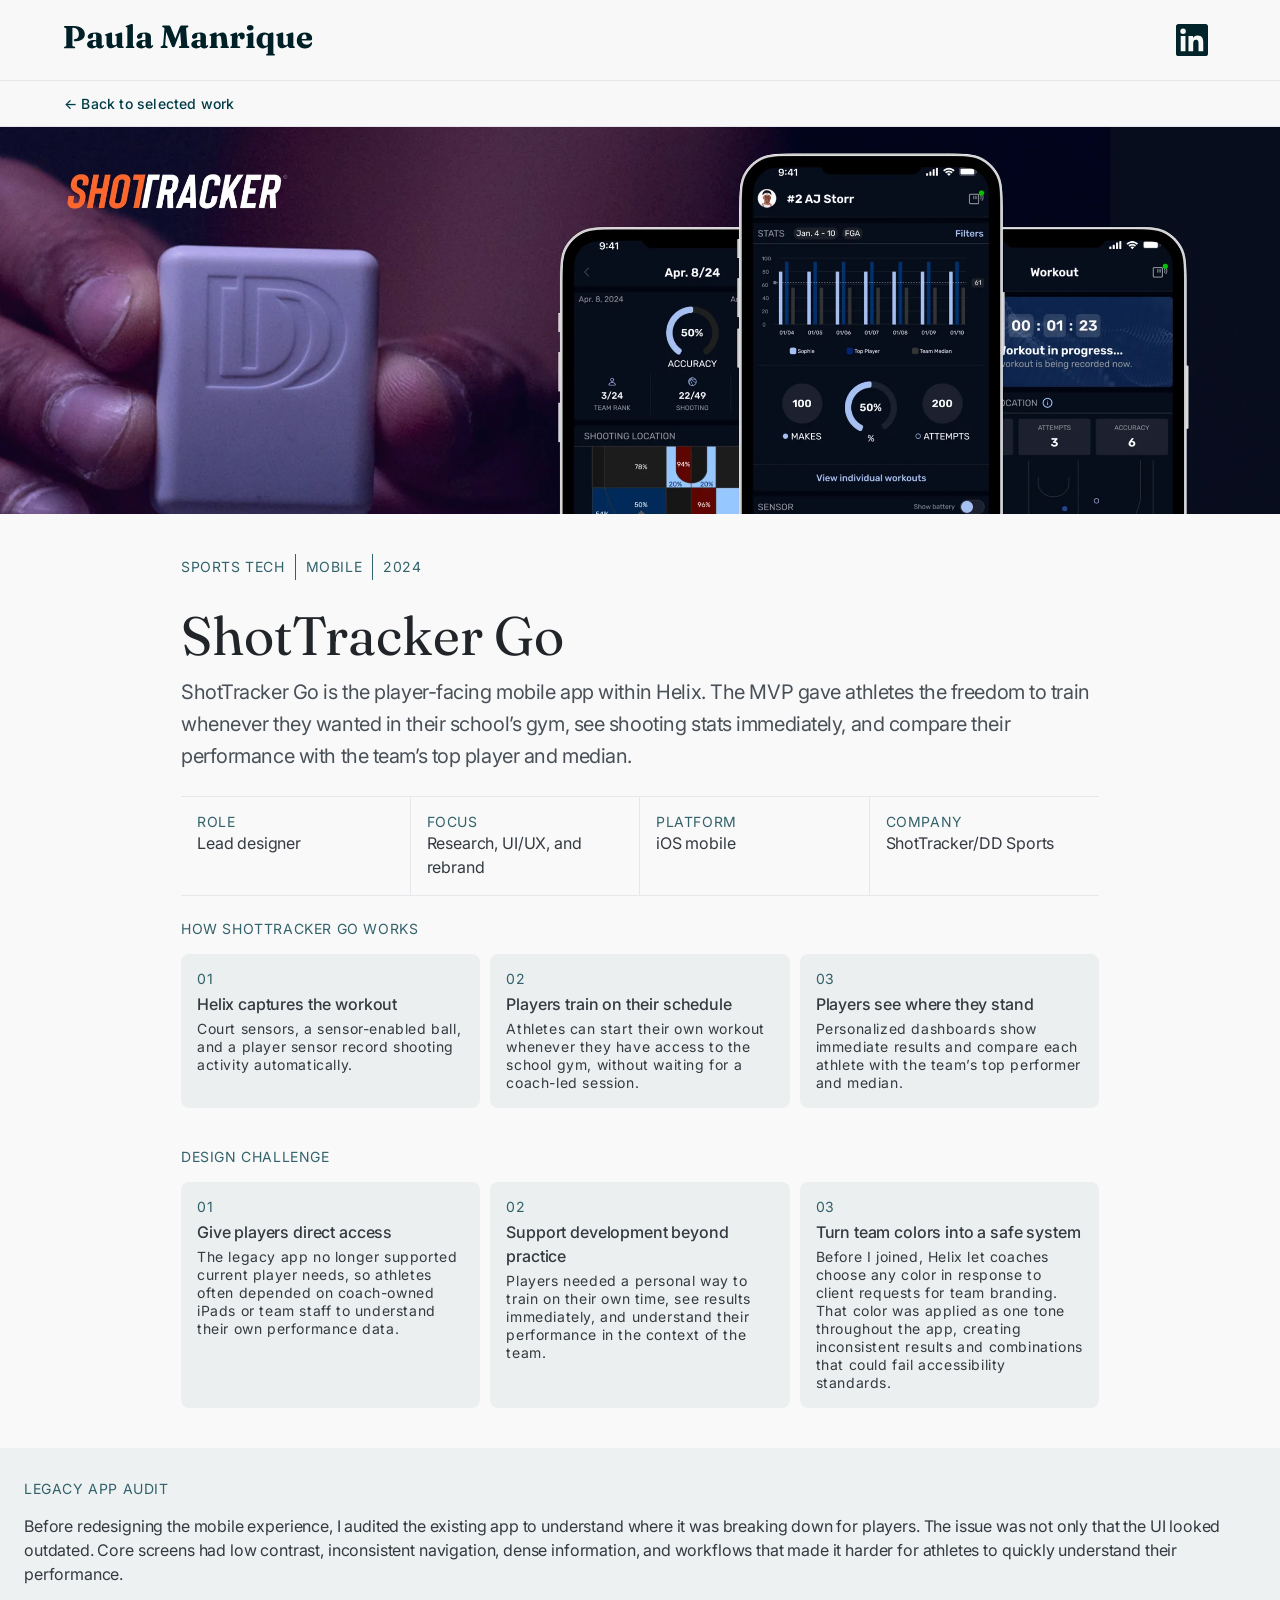
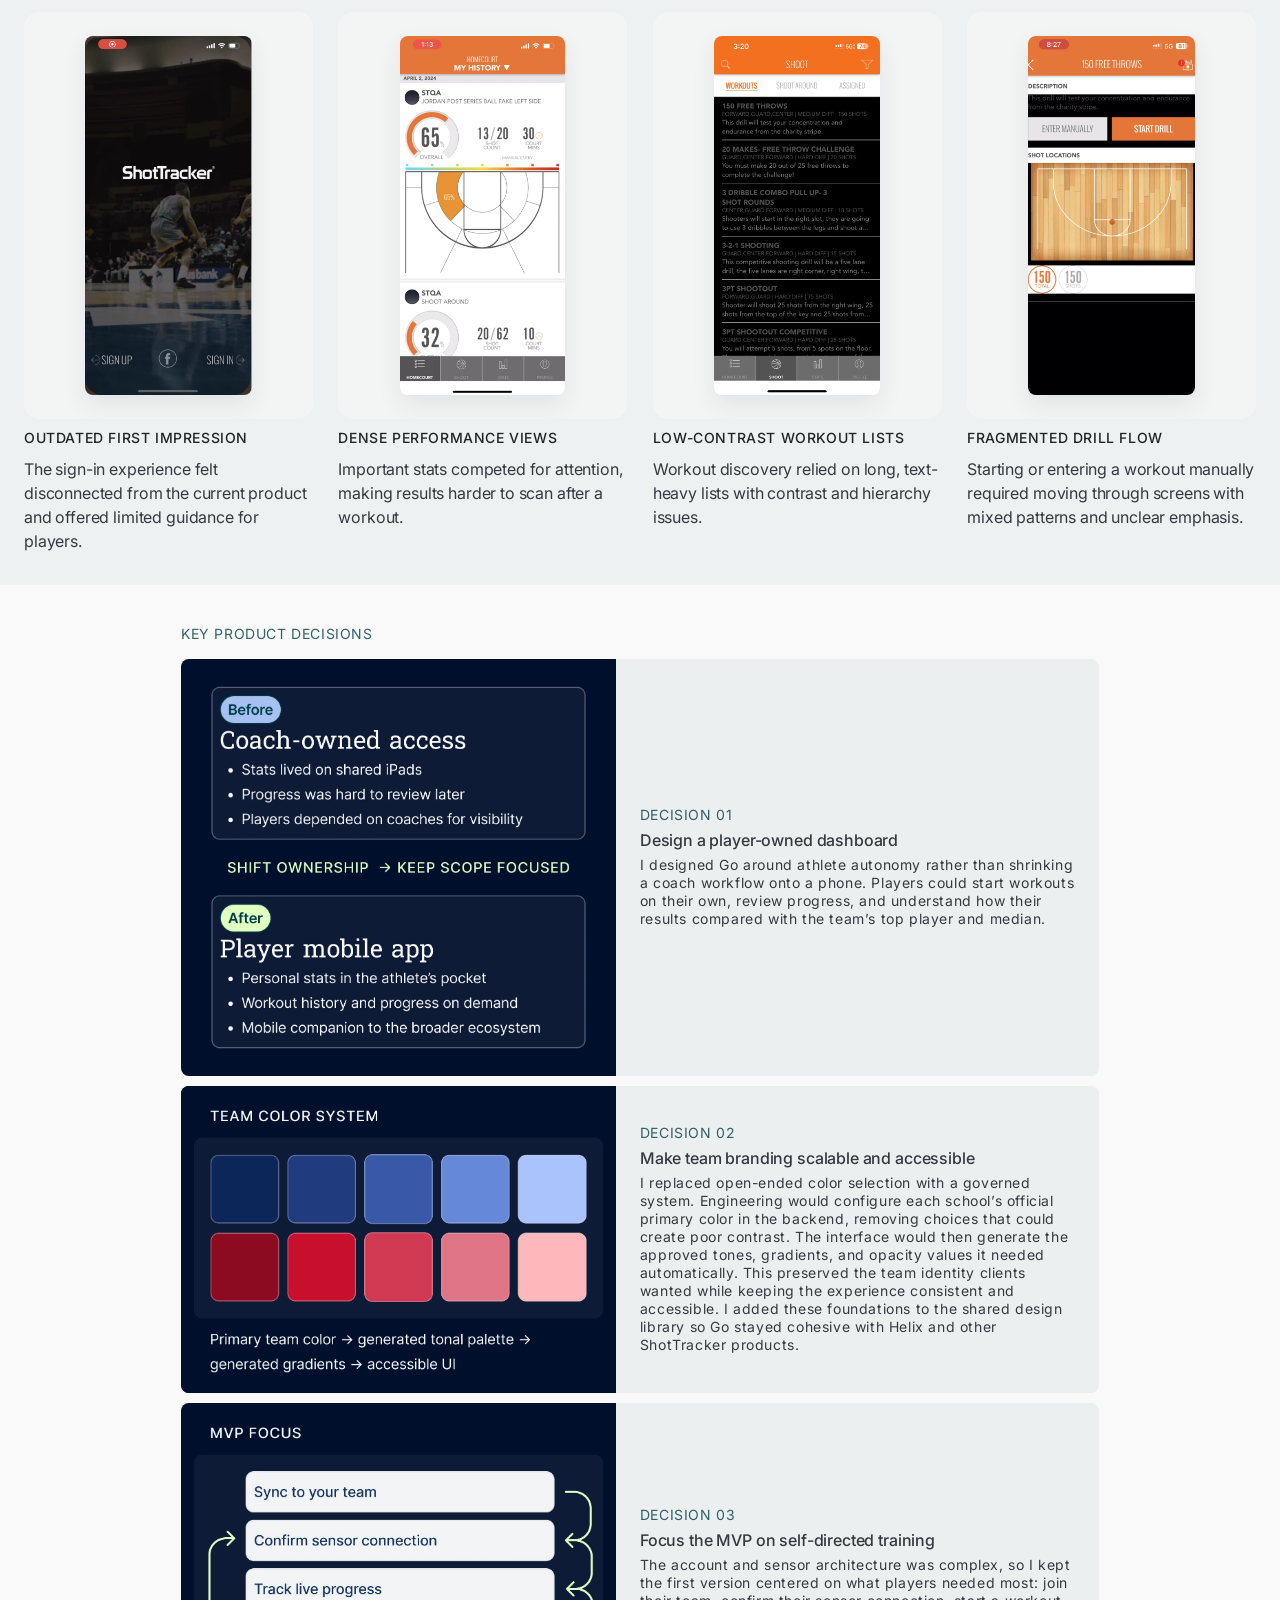
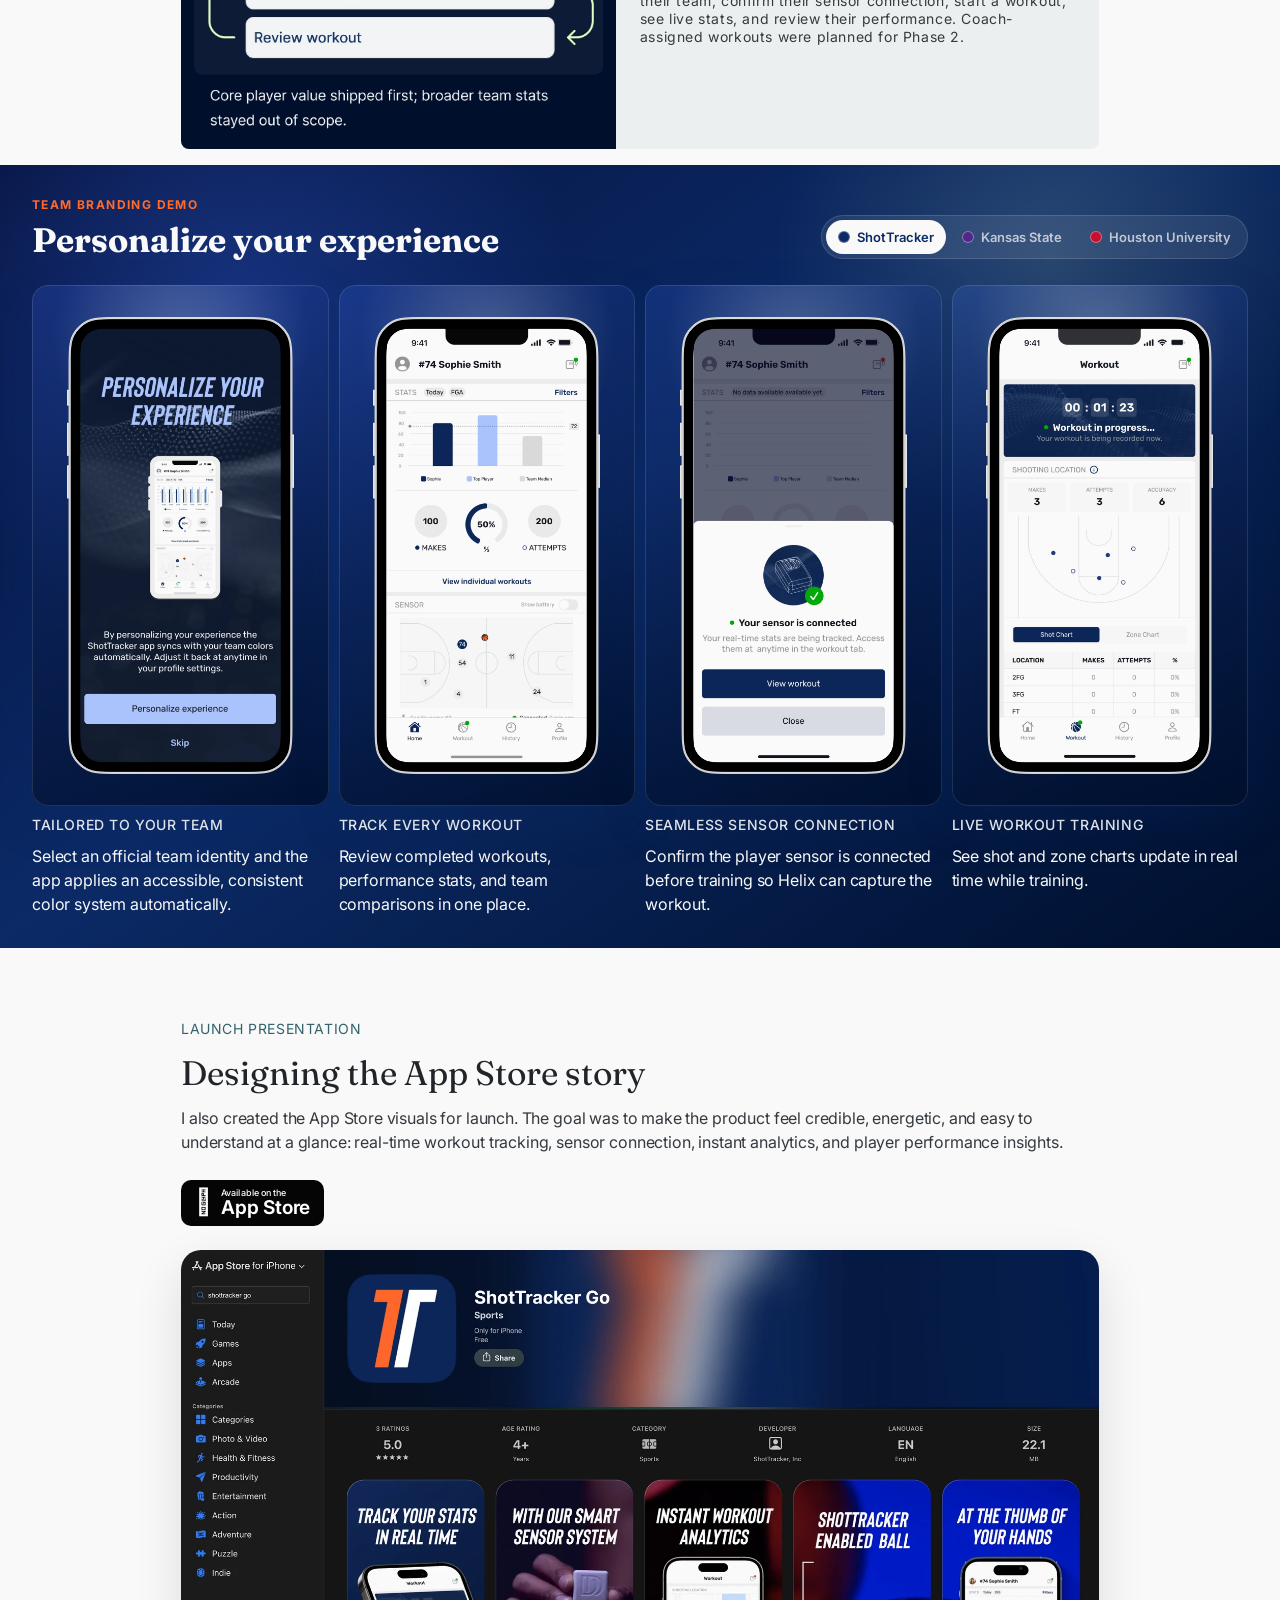
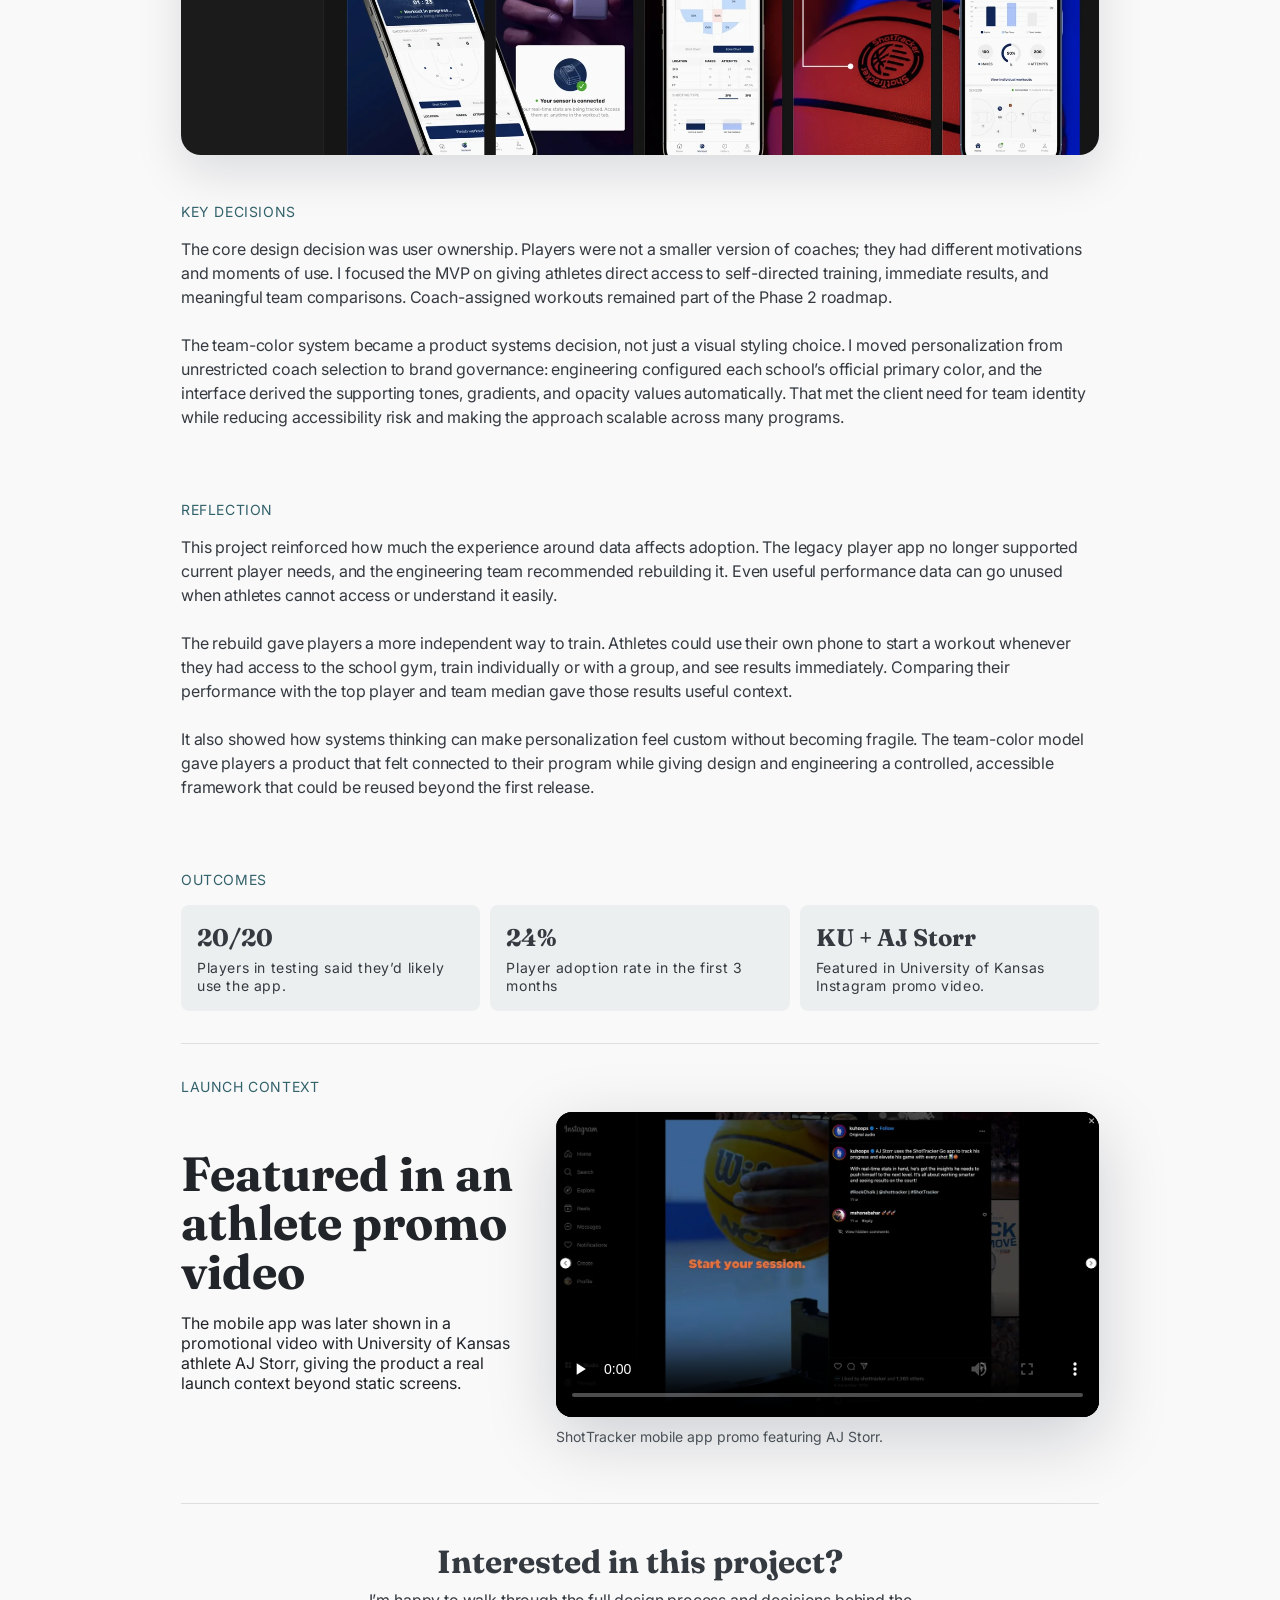
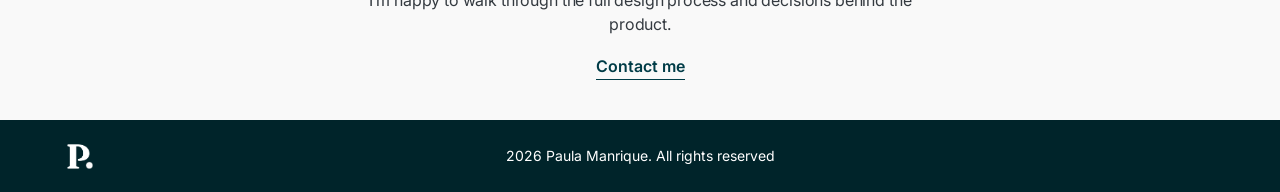
<file: projects/shottracker-go/index.html>
<!doctype html>
<html lang="en">
  <head>
    <meta charset="utf-8" />
    <meta name="viewport" content="width=device-width, initial-scale=1" />
    <title>ShotTracker Go | Paula Manrique</title>
    <meta
      name="description"
      content="A mobile-first product design case study for ShotTracker Go, the player-facing app within Helix."
    />
    <link rel="preconnect" href="https://fonts.googleapis.com" />
    <link rel="preconnect" href="https://fonts.gstatic.com" crossorigin />
    <link
      href="https://fonts.googleapis.com/css2?family=Fraunces:opsz,wght,SOFT@9..144,400..700,70&family=Inter:wght@400;500;600&display=swap"
      rel="stylesheet"
    />
    <link rel="icon" type="image/png" href="../../assets/favicon.png" />
    <link rel="stylesheet" href="../../styles.css?v=web-optimized-assets" />
  </head>
  <body class="project-detail">
    <header class="site-header">
      <a class="brand" href="../../index.html" aria-label="Paula Manrique home">
        <img class="brand-logo" src="../../assets/paula-wordmark.svg" alt="Paula Manrique" />
      </a>
      <a class="linkedin" href="https://www.linkedin.com/in/paulamanriquer/" target="_blank" rel="noreferrer" aria-label="Paula Manrique on LinkedIn">
        <svg viewBox="0 0 24 24" aria-hidden="true">
          <path d="M20.45 20.45h-3.56v-5.57c0-1.33-.02-3.04-1.85-3.04-1.85 0-2.14 1.45-2.14 2.94v5.67H9.34V8.99h3.42v1.57h.05c.48-.9 1.64-1.85 3.37-1.85 3.61 0 4.27 2.37 4.27 5.46v6.28ZM5.32 7.42a2.06 2.06 0 1 1 0-4.12 2.06 2.06 0 0 1 0 4.12Zm1.78 13.03H3.54V8.99H7.1v11.46ZM22.22 0H1.77C.8 0 0 .77 0 1.72v20.55C0 23.22.8 24 1.77 24h20.45c.98 0 1.78-.78 1.78-1.73V1.72C24 .77 23.2 0 22.22 0Z" />
        </svg>
      </a>
    </header>

    <main>
      <nav class="project-nav" aria-label="Project navigation">
        <a href="../../index.html#selected-work">← Back to selected work</a>
      </nav>
      <section class="case-hero">
        <img
          src="../../assets/projects/go-hero.webp"
          alt="ShotTracker Go hero with mobile screens"
        />
      </section>

      <section class="case-content case-intro" aria-labelledby="case-title">
        <p class="meta">
          <span>Sports Tech</span><span>Mobile</span><span>2024</span>
        </p>
        <h1 id="case-title">ShotTracker Go</h1>
        <p class="case-lede">
          ShotTracker Go is the player-facing mobile app within Helix. The MVP
          gave athletes the freedom to train whenever they wanted in their
          school’s gym, see shooting stats immediately, and compare their
          performance with the team’s top player and median.
        </p>

        <dl class="quick-stats">
          <div>
            <dt>Role</dt>
            <dd>Lead designer</dd>
          </div>
          <div>
            <dt>Focus</dt>
            <dd>Research, UI/UX, and rebrand</dd>
          </div>
          <div>
            <dt>Platform</dt>
            <dd>iOS mobile</dd>
          </div>
          <div>
            <dt>Company</dt>
            <dd>ShotTracker/DD Sports</dd>
          </div>
        </dl>

        <section class="case-section">
          <p class="case-kicker">How ShotTracker Go Works</p>
          <div class="challenge-grid">
            <article>
              <p class="step">01</p>
              <h2>Helix captures the workout</h2>
              <p>
                Court sensors, a sensor-enabled ball, and a player sensor record
                shooting activity automatically.
              </p>
            </article>
            <article>
              <p class="step">02</p>
              <h2>Players train on their schedule</h2>
              <p>
                Athletes can start their own workout whenever they have access
                to the school gym, without waiting for a coach-led session.
              </p>
            </article>
            <article>
              <p class="step">03</p>
              <h2>Players see where they stand</h2>
              <p>
                Personalized dashboards show immediate results and compare each
                athlete with the team’s top performer and median.
              </p>
            </article>
          </div>
        </section>

        <section class="case-section">
          <p class="case-kicker">Design Challenge</p>
          <div class="challenge-grid">
            <article>
              <p class="step">01</p>
              <h2>Give players direct access</h2>
              <p>
                The legacy app no longer supported current player needs, so
                athletes often depended on coach-owned iPads or team staff to
                understand their own performance data.
              </p>
            </article>
            <article>
              <p class="step">02</p>
              <h2>Support development beyond practice</h2>
              <p>
                Players needed a personal way to train on their own time, see
                results immediately, and understand their performance in the
                context of the team.
              </p>
            </article>
            <article>
              <p class="step">03</p>
              <h2>Turn team colors into a safe system</h2>
              <p>
                Before I joined, Helix let coaches choose any color in response
                to client requests for team branding. That color was applied as
                one tone throughout the app, creating inconsistent results and
                combinations that could fail accessibility standards.
              </p>
            </article>
          </div>
        </section>

        <section class="case-section legacy-audit-section">
          <div class="legacy-audit-inner">
            <p class="case-kicker">Legacy App Audit</p>
            <p>
              Before redesigning the mobile experience, I audited the existing
              app to understand where it was breaking down for players. The
              issue was not only that the UI looked outdated. Core screens had
              low contrast, inconsistent navigation, dense information, and
              workflows that made it harder for athletes to quickly understand
              their performance.
            </p>
            <div class="legacy-audit-grid" aria-label="Legacy ShotTracker mobile app audit screens">
              <article class="legacy-audit-card">
                <figure class="legacy-audit-phone">
                  <img
                    src="../../assets/projects/go-legacy-signin.webp"
                    alt="Legacy ShotTracker sign in screen with dark basketball photo background"
                  />
                </figure>
                <h2>Outdated first impression</h2>
                <p>
                  The sign-in experience felt disconnected from the current
                  product and offered limited guidance for players.
                </p>
              </article>
              <article class="legacy-audit-card">
                <figure class="legacy-audit-phone">
                  <img
                    src="../../assets/projects/go-legacy-history.webp"
                    alt="Legacy ShotTracker workout history screen with performance stats and shot chart"
                  />
                </figure>
                <h2>Dense performance views</h2>
                <p>
                  Important stats competed for attention, making results harder
                  to scan after a workout.
                </p>
              </article>
              <article class="legacy-audit-card">
                <figure class="legacy-audit-phone">
                  <img
                    src="../../assets/projects/go-legacy-workouts.webp"
                    alt="Legacy ShotTracker workout list using dark mode with low contrast text"
                  />
                </figure>
                <h2>Low-contrast workout lists</h2>
                <p>
                  Workout discovery relied on long, text-heavy lists with contrast
                  and hierarchy issues.
                </p>
              </article>
              <article class="legacy-audit-card">
                <figure class="legacy-audit-phone">
                  <img
                    src="../../assets/projects/go-legacy-drill.webp"
                    alt="Legacy ShotTracker drill detail screen with start drill and manual entry controls"
                  />
                </figure>
                <h2>Fragmented drill flow</h2>
                <p>
                  Starting or entering a workout manually required moving through
                  screens with mixed patterns and unclear emphasis.
                </p>
              </article>
            </div>
          </div>
        </section>

        <section class="case-section">
          <p class="case-kicker">Key Product Decisions</p>
          <div class="decision-stack">
            <article class="decision-card">
              <figure class="artifact-image">
                <img
                  src="../../assets/projects/go-player-access.webp"
                  alt="Before and after diagram showing the shift from coach-owned access to a player mobile app"
                />
              </figure>
              <div class="decision-copy">
                <p class="step">Decision 01</p>
                <h2>Design a player-owned dashboard</h2>
                <p>
                  I designed Go around athlete autonomy rather than shrinking a
                  coach workflow onto a phone. Players could start workouts on
                  their own, review progress, and understand how their results
                  compared with the team’s top player and median.
                </p>
              </div>
            </article>

            <article class="decision-card">
              <figure class="artifact-image">
                <img
                  src="../../assets/projects/go-team-color-system.png"
                  alt="Team color system showing generated tonal palettes and accessible UI states"
                />
              </figure>
              <div class="decision-copy">
                <p class="step">Decision 02</p>
                <h2>Make team branding scalable and accessible</h2>
                <p>
                  I replaced open-ended color selection with a governed system.
                  Engineering would configure each school’s official primary
                  color in the backend, removing choices that could create poor
                  contrast. The interface would then generate the approved tones,
                  gradients, and opacity values it needed automatically. This
                  preserved the team identity clients wanted while keeping the
                  experience consistent and accessible. I added these foundations
                  to the shared design library so Go stayed cohesive with Helix
                  and other ShotTracker products.
                </p>
              </div>
            </article>

            <article class="decision-card">
              <figure class="artifact-image">
                <img
                  src="../../assets/projects/go-mvp-focus.webp"
                  alt="MVP focus diagram showing sync to team, confirm sensor connection, track live progress, and review workout"
                />
              </figure>
              <div class="decision-copy">
                <p class="step">Decision 03</p>
                <h2>Focus the MVP on self-directed training</h2>
                <p>
                  The account and sensor architecture was complex, so I kept the
                  first version centered on what players needed most: join their
                  team, confirm their sensor connection, start a workout, see
                  live stats, and review their performance. Coach-assigned
                  workouts were planned for Phase 2.
                </p>
              </div>
            </article>
          </div>
        </section>
      </section>

      <section class="feature-band phone-band team-branding-demo" aria-label="ShotTracker Go screen highlights">
        <input class="team-branding-radio" type="radio" name="team-branding" id="team-shottracker" checked />
        <input class="team-branding-radio" type="radio" name="team-branding" id="team-wildcats" />
        <input class="team-branding-radio" type="radio" name="team-branding" id="team-houston" />
        <div class="team-branding-header">
          <div>
            <p class="feature-kicker">Team branding demo</p>
            <h2>Personalize your experience</h2>
          </div>
          <div class="team-branding-controls" aria-label="Select team branding">
            <label for="team-shottracker"><span></span>ShotTracker</label>
            <label for="team-wildcats"><span></span>Kansas State</label>
            <label for="team-houston"><span></span>Houston University</label>
          </div>
        </div>
        <div class="feature-grid four-up">
          <article class="feature-card">
            <div class="feature-media phone-media">
              <img class="team-branded-image brand-shottracker" src="../../assets/projects/go-team-shottracker.webp" alt="ShotTracker team personalization onboarding screen" />
              <img class="team-branded-image brand-wildcats" src="../../assets/projects/go-team-wildcats.webp" alt="Kansas State team personalization onboarding screen" />
              <img class="team-branded-image brand-houston" src="../../assets/projects/go-team-houston.webp" alt="Houston University team personalization onboarding screen" />
            </div>
            <h2>Tailored to your team</h2>
            <p>Select an official team identity and the app applies an accessible, consistent color system automatically.</p>
          </article>
          <article class="feature-card">
            <div class="feature-media phone-media">
              <img class="team-branded-image brand-shottracker" src="../../assets/projects/go-workout-shottracker.webp" alt="ShotTracker workout stats mobile screen" />
              <img class="team-branded-image brand-wildcats" src="../../assets/projects/go-workout-wildcats.webp" alt="Kansas State workout stats mobile screen" />
              <img class="team-branded-image brand-houston" src="../../assets/projects/go-workout-houston.webp" alt="Houston University workout stats mobile screen" />
            </div>
            <h2>Track every workout</h2>
            <p>Review completed workouts, performance stats, and team comparisons in one place.</p>
          </article>
          <article class="feature-card">
            <div class="feature-media phone-media">
              <img class="team-branded-image brand-shottracker" src="../../assets/projects/go-sensor-shottracker.webp" alt="ShotTracker sensor connection confirmation screen" />
              <img class="team-branded-image brand-wildcats" src="../../assets/projects/go-sensor-wildcats.webp" alt="Kansas State sensor connection confirmation screen" />
              <img class="team-branded-image brand-houston" src="../../assets/projects/go-sensor-houston.webp" alt="Houston University sensor connection confirmation screen" />
            </div>
            <h2>Seamless sensor connection</h2>
            <p>Confirm the player sensor is connected before training so Helix can capture the workout.</p>
          </article>
          <article class="feature-card">
            <div class="feature-media phone-media">
              <img class="team-branded-image brand-shottracker" src="../../assets/projects/go-live-shottracker.webp" alt="ShotTracker live workout training screen" />
              <img class="team-branded-image brand-wildcats" src="../../assets/projects/go-live-wildcats.webp" alt="Kansas State live workout training screen" />
              <img class="team-branded-image brand-houston" src="../../assets/projects/go-live-houston.webp" alt="Houston University live workout training screen" />
            </div>
            <h2>Live workout training</h2>
            <p>See shot and zone charts update in real time while training.</p>
          </article>
        </div>
      </section>

      <section class="case-content app-store-content" aria-label="ShotTracker Go App Store launch presentation">
        <section class="case-section app-store-section">
          <p class="case-kicker">Launch presentation</p>
          <h2>Designing the App Store story</h2>
          <p>
            I also created the App Store visuals for launch. The goal was to
            make the product feel credible, energetic, and easy to understand
            at a glance: real-time workout tracking, sensor connection,
            instant analytics, and player performance insights.
          </p>
          <a
            class="app-store-badge"
            href="https://apps.apple.com/us/app/shottracker-go/id6689523743"
            target="_blank"
            rel="noopener"
            aria-label="View ShotTracker Go on the App Store"
          >
            <span aria-hidden="true"></span>
            <span>
              <small>Available on the</small>
              App Store
            </span>
          </a>
          <figure class="app-store-overview">
            <img
              src="../../assets/projects/go-app-store-overview.webp"
              alt="ShotTracker Go App Store page showing the app icon, sports category, ratings, and product screenshots"
            />
          </figure>
        </section>
      </section>

      <section class="case-content case-bottom">
        <section class="case-section">
          <p class="case-kicker">Key Decisions</p>
          <p>
            The core design decision was user ownership. Players were not a
            smaller version of coaches; they had different motivations and
            moments of use. I focused the MVP on giving athletes direct access
            to self-directed training, immediate results, and meaningful team
            comparisons. Coach-assigned workouts remained part of the Phase 2
            roadmap.
          </p>
          <p>
            The team-color system became a product systems decision, not just a
            visual styling choice. I moved personalization from unrestricted
            coach selection to brand governance: engineering configured each
            school’s official primary color, and the interface derived the
            supporting tones, gradients, and opacity values automatically. That
            met the client need for team identity while reducing accessibility
            risk and making the approach scalable across many programs.
          </p>
        </section>

        <section class="case-section">
          <p class="case-kicker">Reflection</p>
          <p>
            This project reinforced how much the experience around data affects
            adoption. The legacy player app no longer supported current player
            needs, and the engineering team recommended rebuilding it. Even
            useful performance data can go unused when athletes cannot access
            or understand it easily.
          </p>
          <p>
            The rebuild gave players a more independent way to train. Athletes
            could use their own phone to start a workout whenever they had
            access to the school gym, train individually or with a group, and
            see results immediately. Comparing their performance with the top
            player and team median gave those results useful context.
          </p>
          <p>
            It also showed how systems thinking can make personalization feel
            custom without becoming fragile. The team-color model gave players a
            product that felt connected to their program while giving design and
            engineering a controlled, accessible framework that could be reused
            beyond the first release.
          </p>
        </section>

        <section class="case-section">
          <p class="case-kicker">Outcomes</p>
          <div class="outcomes-grid">
            <article>
              <h2>20/20</h2>
              <p>Players in testing said they’d likely use the app.</p>
            </article>
            <article>
              <h2>24%</h2>
              <p>Player adoption rate in the first 3 months</p>
            </article>
            <article>
              <h2>KU + AJ Storr</h2>
              <p>Featured in University of Kansas Instagram promo video.</p>
            </article>
          </div>
        </section>

        <section class="case-section promo-video-section">
          <p class="case-kicker">Launch Context</p>
          <div class="promo-video-grid">
            <div>
              <h2>Featured in an athlete promo video</h2>
              <p>
                The mobile app was later shown in a promotional video with
                University of Kansas athlete AJ Storr, giving the product a
                real launch context beyond static screens.
              </p>
            </div>
            <figure class="promo-video-frame">
              <video
                class="promo-video-player"
                controls
                preload="none"
                poster="../../assets/projects/shottracker-go-aj-storr-promo-poster.webp"
              >
                <source src="../../assets/projects/shottracker-go-aj-storr-promo-export.mp4" type="video/mp4" />
                <a href="../../assets/projects/shottracker-go-aj-storr-promo-export.mp4">View the ShotTracker promo video</a>
              </video>
              <figcaption>ShotTracker mobile app promo featuring AJ Storr.</figcaption>
            </figure>
          </div>
        </section>

        <section class="interest-card">
          <h2>Interested in this project?</h2>
          <p>I’m happy to walk through the full design process and decisions behind the product.</p>
          <a href="mailto:paulamanriquer@gmail.com?subject=Portfolio%20inquiry">Contact me</a>
        </section>
      </section>
    </main>

    <footer class="site-footer">
      <img class="footer-mark" src="../../assets/paula-mark-footer.png" alt="" />
      <p>2026 Paula Manrique. All rights reserved</p>
    </footer>
    <script src="../../case-lightbox.js" defer></script>
  </body>
</html>
</file>
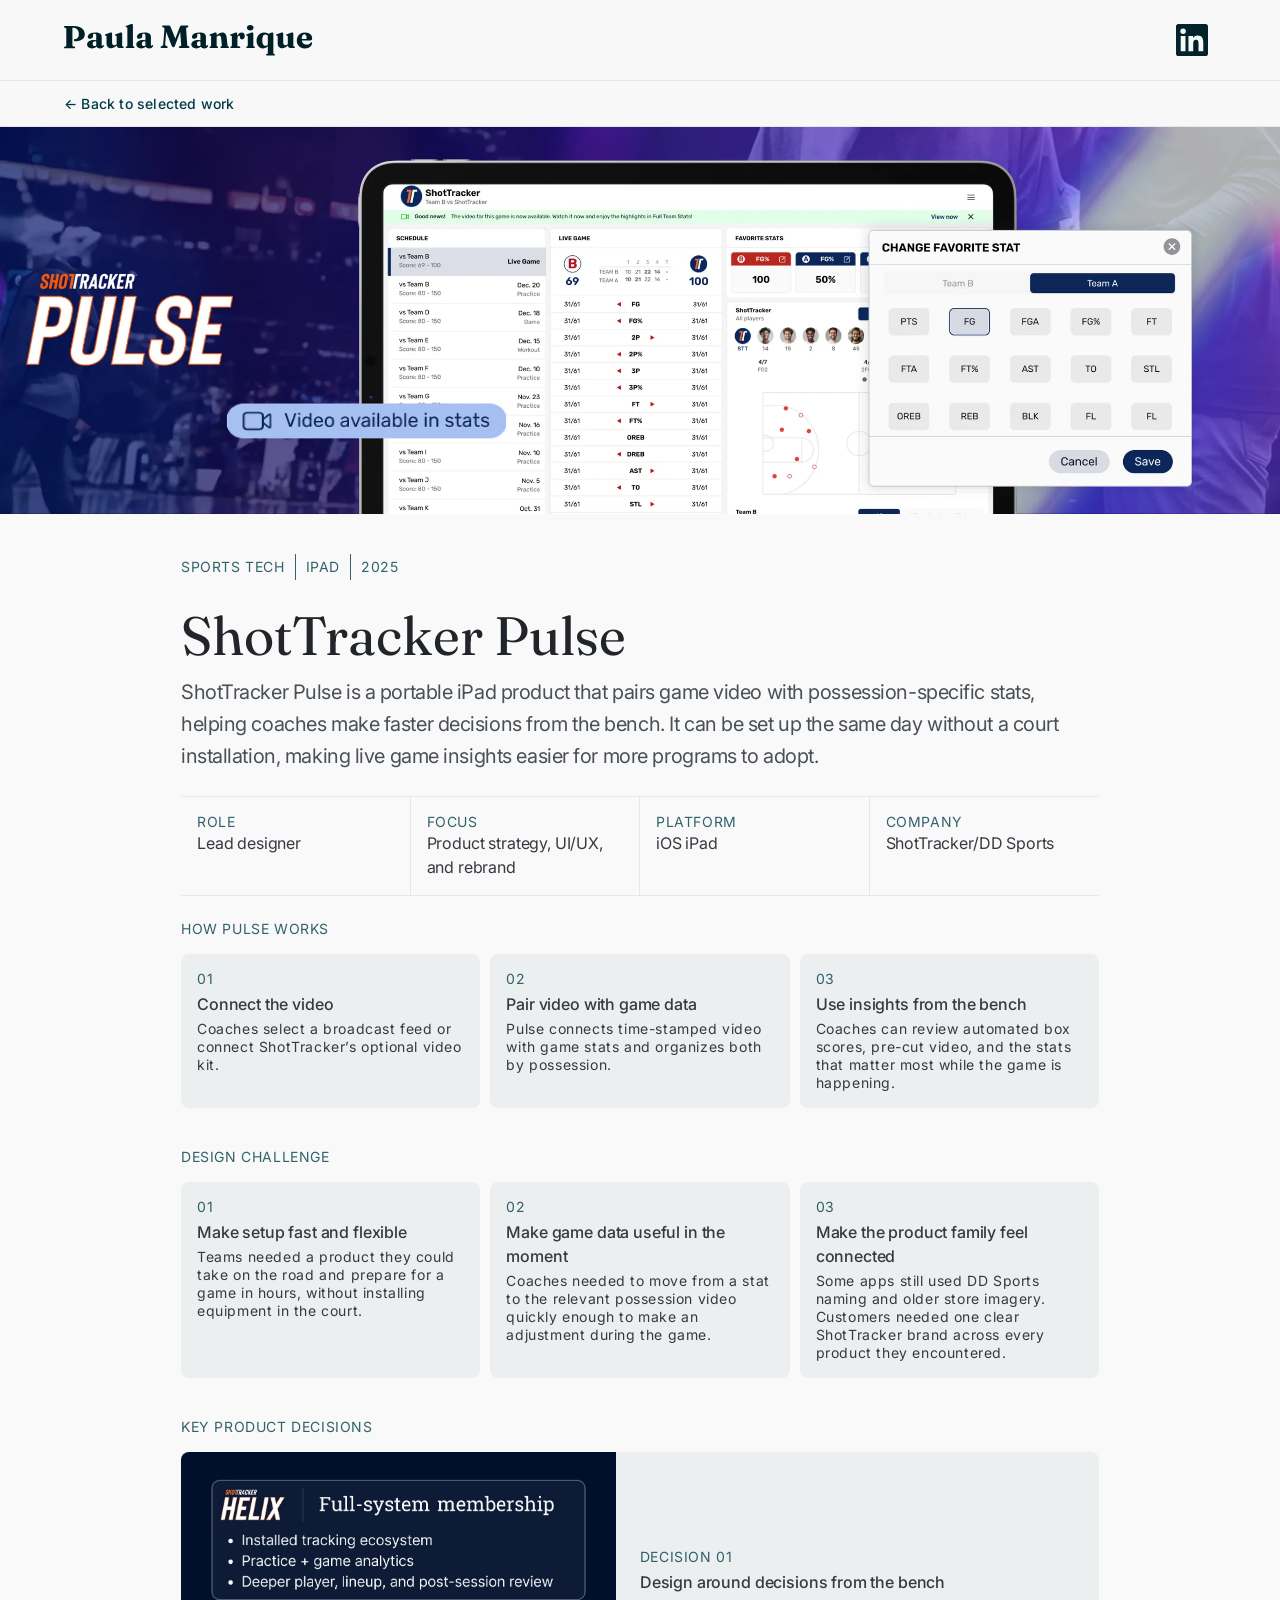
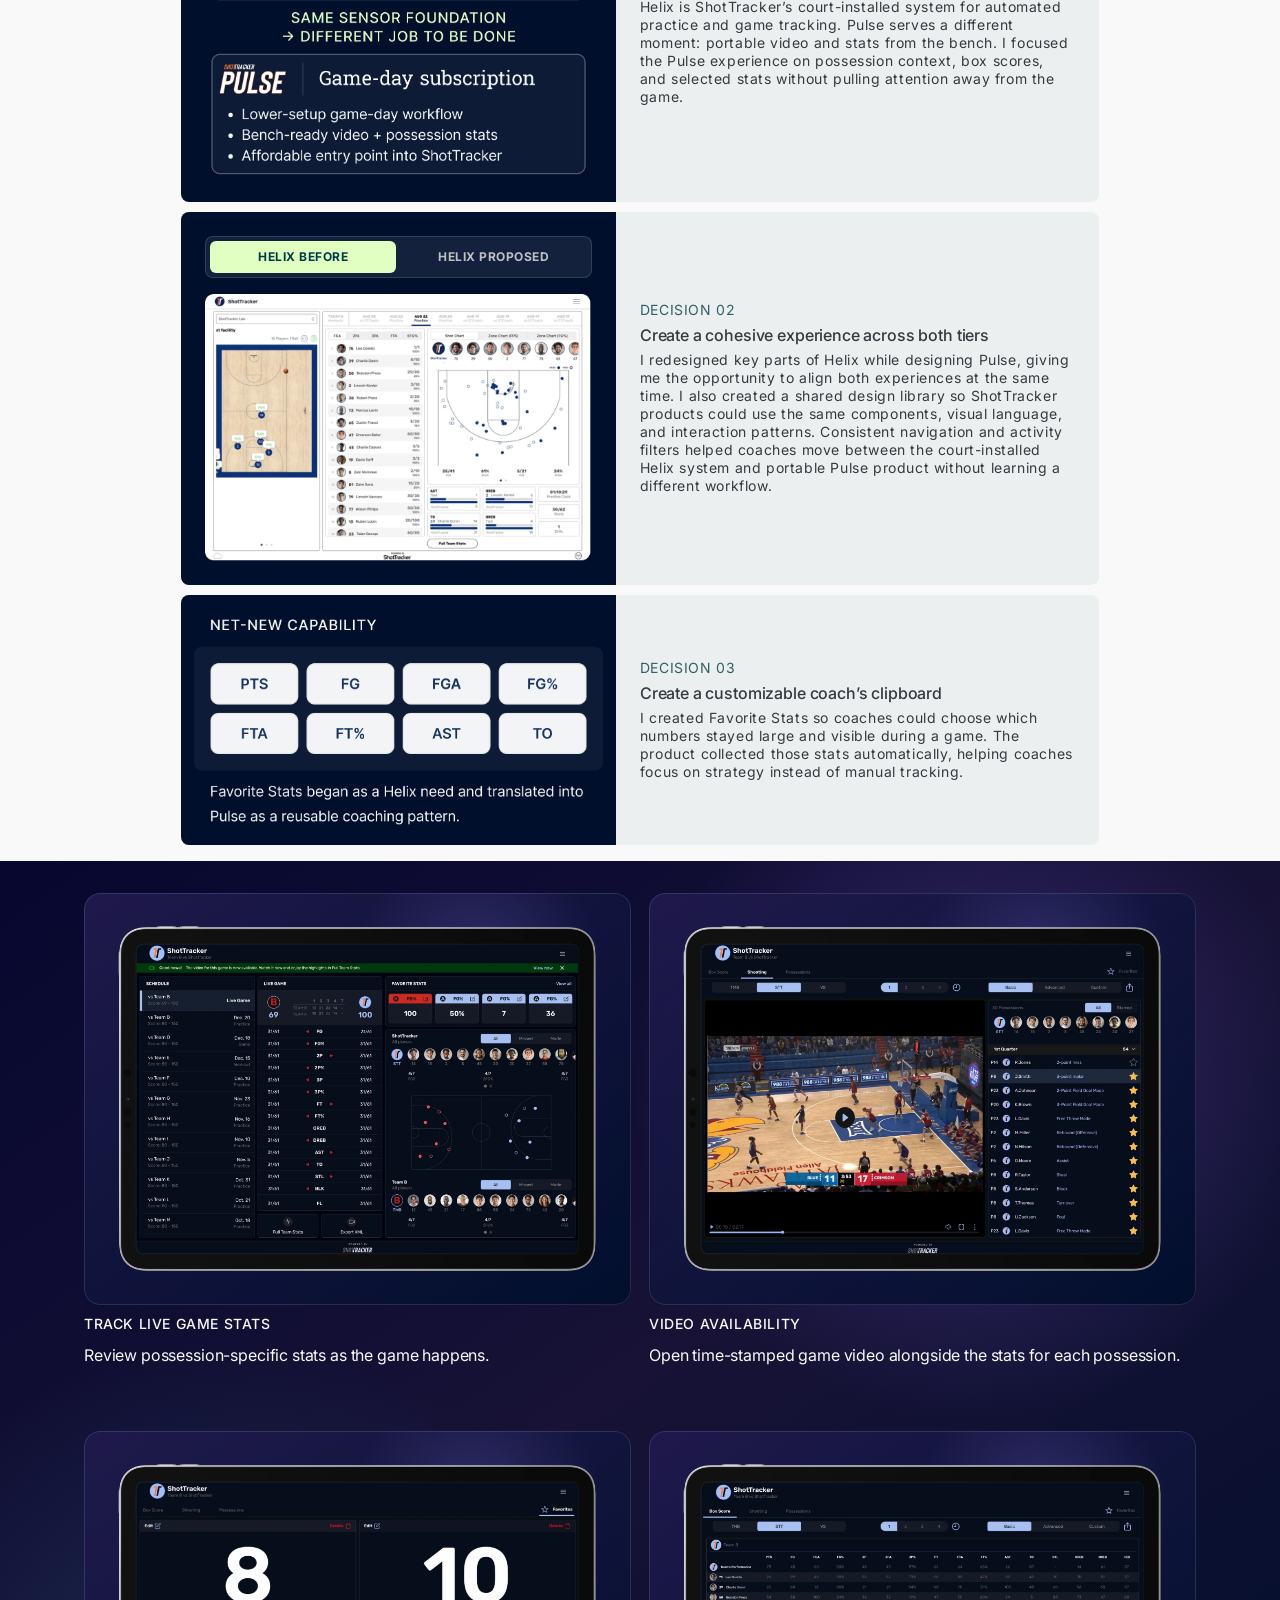
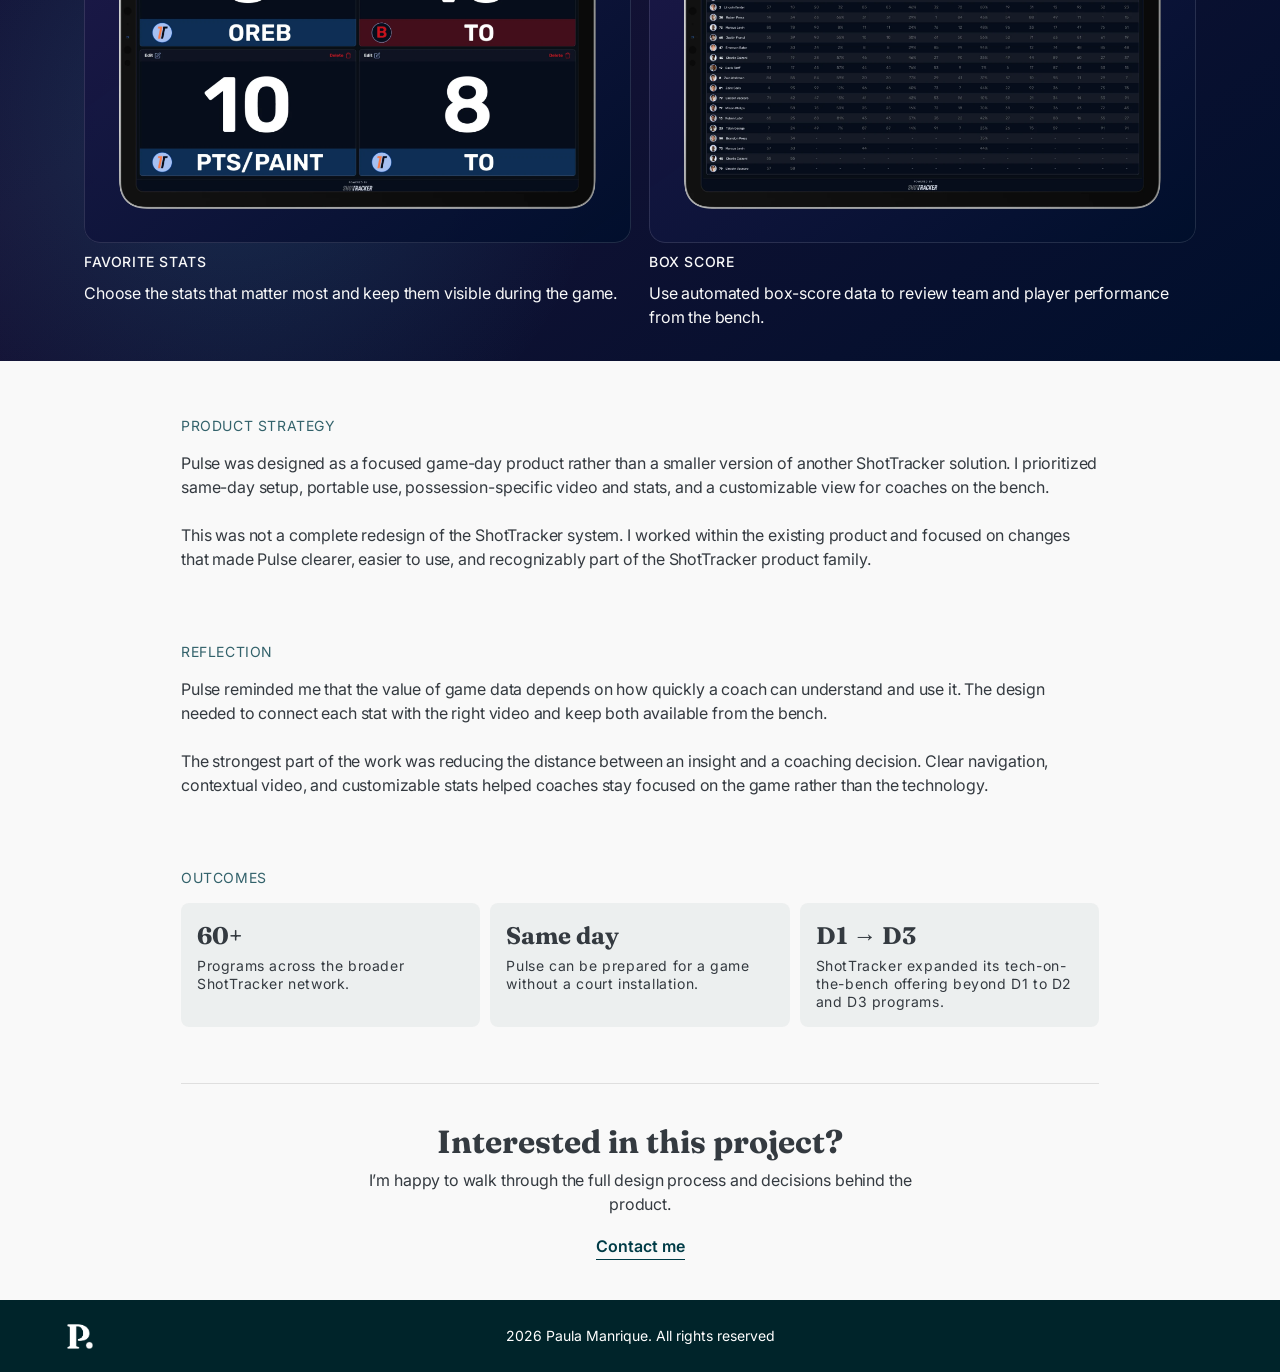
<file: projects/shottracker-pulse/index.html>
<!doctype html>
<html lang="en">
  <head>
    <meta charset="utf-8" />
    <meta name="viewport" content="width=device-width, initial-scale=1" />
    <title>ShotTracker Pulse | Paula Manrique</title>
    <meta
      name="description"
      content="A product design case study for ShotTracker Pulse, a real-time game analytics iPad experience."
    />
    <link rel="preconnect" href="https://fonts.googleapis.com" />
    <link rel="preconnect" href="https://fonts.gstatic.com" crossorigin />
    <link
      href="https://fonts.googleapis.com/css2?family=Fraunces:opsz,wght,SOFT@9..144,400..700,70&family=Inter:wght@400;500;600&display=swap"
      rel="stylesheet"
    />
    <link rel="icon" type="image/png" href="../../assets/favicon.png" />
    <link rel="stylesheet" href="../../styles.css?v=web-optimized-assets" />
  </head>
  <body class="project-detail">
    <header class="site-header">
      <a class="brand" href="../../index.html" aria-label="Paula Manrique home">
        <img class="brand-logo" src="../../assets/paula-wordmark.svg" alt="Paula Manrique" />
      </a>
      <a class="linkedin" href="https://www.linkedin.com/in/paulamanriquer/" target="_blank" rel="noreferrer" aria-label="Paula Manrique on LinkedIn">
        <svg viewBox="0 0 24 24" aria-hidden="true">
          <path d="M20.45 20.45h-3.56v-5.57c0-1.33-.02-3.04-1.85-3.04-1.85 0-2.14 1.45-2.14 2.94v5.67H9.34V8.99h3.42v1.57h.05c.48-.9 1.64-1.85 3.37-1.85 3.61 0 4.27 2.37 4.27 5.46v6.28ZM5.32 7.42a2.06 2.06 0 1 1 0-4.12 2.06 2.06 0 0 1 0 4.12Zm1.78 13.03H3.54V8.99H7.1v11.46ZM22.22 0H1.77C.8 0 0 .77 0 1.72v20.55C0 23.22.8 24 1.77 24h20.45c.98 0 1.78-.78 1.78-1.73V1.72C24 .77 23.2 0 22.22 0Z" />
        </svg>
      </a>
    </header>

    <main>
      <nav class="project-nav" aria-label="Project navigation">
        <a href="../../index.html#selected-work">← Back to selected work</a>
      </nav>
      <section class="case-hero">
        <img
          src="../../assets/projects/pulse-hero.webp"
          alt="ShotTracker Pulse hero with iPad dashboards"
        />
      </section>

      <section class="case-content case-intro" aria-labelledby="case-title">
        <p class="meta">
          <span>Sports Tech</span><span>iPad</span><span>2025</span>
        </p>
        <h1 id="case-title">ShotTracker Pulse</h1>
        <p class="case-lede">
          ShotTracker Pulse is a portable iPad product that pairs game video
          with possession-specific stats, helping coaches make faster decisions
          from the bench. It can be set up the same day without a court
          installation, making live game insights easier for more programs to
          adopt.
        </p>

        <dl class="quick-stats">
          <div>
            <dt>Role</dt>
            <dd>Lead designer</dd>
          </div>
          <div>
            <dt>Focus</dt>
            <dd>Product strategy, UI/UX, and rebrand</dd>
          </div>
          <div>
            <dt>Platform</dt>
            <dd>iOS iPad</dd>
          </div>
          <div>
            <dt>Company</dt>
            <dd>ShotTracker/DD Sports</dd>
          </div>
        </dl>

        <section class="case-section">
          <p class="case-kicker">How Pulse Works</p>
          <div class="challenge-grid">
            <article>
              <p class="step">01</p>
              <h2>Connect the video</h2>
              <p>
                Coaches select a broadcast feed or connect ShotTracker’s
                optional video kit.
              </p>
            </article>
            <article>
              <p class="step">02</p>
              <h2>Pair video with game data</h2>
              <p>
                Pulse connects time-stamped video with game stats and organizes
                both by possession.
              </p>
            </article>
            <article>
              <p class="step">03</p>
              <h2>Use insights from the bench</h2>
              <p>
                Coaches can review automated box scores, pre-cut video, and the
                stats that matter most while the game is happening.
              </p>
            </article>
          </div>
        </section>

        <section class="case-section">
          <p class="case-kicker">Design Challenge</p>
          <div class="challenge-grid">
            <article>
              <p class="step">01</p>
              <h2>Make setup fast and flexible</h2>
              <p>
                Teams needed a product they could take on the road and prepare
                for a game in hours, without installing equipment in the court.
              </p>
            </article>
            <article>
              <p class="step">02</p>
              <h2>Make game data useful in the moment</h2>
              <p>
                Coaches needed to move from a stat to the relevant possession
                video quickly enough to make an adjustment during the game.
              </p>
            </article>
            <article>
              <p class="step">03</p>
              <h2>Make the product family feel connected</h2>
              <p>
                Some apps still used DD Sports naming and older store imagery.
                Customers needed one clear ShotTracker brand across every
                product they encountered.
              </p>
            </article>
          </div>
        </section>

        <section class="case-section">
          <p class="case-kicker">Key Product Decisions</p>
          <div class="decision-stack">
            <article class="decision-card">
              <figure class="artifact-image">
                <img
                  src="../../assets/projects/pulse-product-roles.webp"
                  alt="Product role map comparing the court-installed Helix system with the portable Pulse game-day product"
                />
              </figure>
              <div class="decision-copy">
                <p class="step">Decision 01</p>
                <h2>Design around decisions from the bench</h2>
                <p>
                  Helix is ShotTracker’s court-installed system for automated
                  practice and game tracking. Pulse serves a different moment:
                  portable video and stats from the bench. I focused the Pulse
                  experience on possession context, box scores, and selected
                  stats without pulling attention away from the game.
                </p>
              </div>
            </article>

            <article class="decision-card">
              <div class="artifact-image tabbed-artifact helix-tabbed-artifact">
                <input type="radio" name="helix-comparison-tabs" id="helix-before-tab" checked />
                <input type="radio" name="helix-comparison-tabs" id="helix-proposed-tab" />
                <div class="artifact-tabs" aria-label="Helix navigation and filtering comparison tabs">
                  <label for="helix-before-tab">Helix before</label>
                  <label for="helix-proposed-tab">Helix proposed</label>
                </div>
                <figure class="tabbed-panel helix-before-panel">
                  <img
                    src="../../assets/projects/helix-before-clean.webp"
                    alt="Helix before: date-based browsing with large court panel and no game or practice filter"
                    onerror="this.style.display='none'; this.nextElementSibling.style.display='flex';"
                  />
                  <div class="image-fallback" aria-hidden="true">
                    <span>Drop helix-before.png here</span>
                  </div>
                </figure>
                <figure class="tabbed-panel helix-proposed-panel">
                  <img
                    src="../../assets/projects/helix-proposed-clean.webp"
                    alt="Helix proposed: schedule navigation with games and practices filters plus an expandable court view"
                    onerror="this.style.display='none'; this.nextElementSibling.style.display='flex';"
                  />
                  <div class="image-fallback" aria-hidden="true">
                    <span>Drop helix-proposed.png here</span>
                  </div>
                </figure>
              </div>
              <div class="decision-copy">
                <p class="step">Decision 02</p>
                <h2>Create a cohesive experience across both tiers</h2>
                <p>
                  I redesigned key parts of Helix while designing Pulse, giving
                  me the opportunity to align both experiences at the same time.
                  I also created a shared design library so ShotTracker products
                  could use the same components, visual language, and interaction
                  patterns. Consistent navigation and activity filters helped
                  coaches move between the court-installed Helix system and
                  portable Pulse product without learning a different workflow.
                </p>
              </div>
            </article>

            <article class="decision-card">
              <figure class="artifact-image">
                <img
                  src="../../assets/projects/pulse-favorite-stats-capability.png"
                  alt="Net-new Favorite Stats capability showing selectable coach stats for Pulse"
                />
              </figure>
              <div class="decision-copy">
                <p class="step">Decision 03</p>
                <h2>Create a customizable coach’s clipboard</h2>
                <p>
                  I created Favorite Stats so coaches could choose which numbers
                  stayed large and visible during a game. The product collected
                  those stats automatically, helping coaches focus on strategy
                  instead of manual tracking.
                </p>
              </div>
            </article>
          </div>
        </section>
      </section>

      <section class="feature-band pulse-band" aria-label="ShotTracker Pulse screen highlights">
        <div class="feature-grid two-up-media">
          <article class="feature-card tablet-card">
            <div class="feature-media tablet-media">
              <img src="../../assets/projects/pulse-live-stats.webp" alt="Pulse live game stats dashboard" />
            </div>
            <h2>Track live game stats</h2>
            <p>Review possession-specific stats as the game happens.</p>
          </article>
          <article class="feature-card tablet-card">
            <div class="feature-media tablet-media">
              <img src="../../assets/projects/pulse-video.webp" alt="Pulse game video availability screen" />
            </div>
            <h2>Video availability</h2>
            <p>Open time-stamped game video alongside the stats for each possession.</p>
          </article>
          <article class="feature-card tablet-card">
            <div class="feature-media tablet-media">
              <img src="../../assets/projects/pulse-favorite-stats.webp" alt="Pulse favorite stats screen" />
            </div>
            <h2>Favorite stats</h2>
            <p>Choose the stats that matter most and keep them visible during the game.</p>
          </article>
          <article class="feature-card tablet-card">
            <div class="feature-media tablet-media">
              <img src="../../assets/projects/pulse-box-score.webp" alt="Pulse box score screen" />
            </div>
            <h2>Box score</h2>
            <p>Use automated box-score data to review team and player performance from the bench.</p>
          </article>
        </div>
      </section>

      <section class="case-content case-bottom">
        <section class="case-section">
          <p class="case-kicker">Product Strategy</p>
          <p>
            Pulse was designed as a focused game-day product rather than a
            smaller version of another ShotTracker solution. I prioritized
            same-day setup, portable use, possession-specific video and stats,
            and a customizable view for coaches on the bench.
          </p>
          <p>
            This was not a complete redesign of the ShotTracker system. I worked
            within the existing product and focused on changes that made Pulse
            clearer, easier to use, and recognizably part of the ShotTracker
            product family.
          </p>
        </section>

        <section class="case-section">
          <p class="case-kicker">Reflection</p>
          <p>
            Pulse reminded me that the value of game data depends on how quickly
            a coach can understand and use it. The design needed to connect each
            stat with the right video and keep both available from the bench.
          </p>
          <p>
            The strongest part of the work was reducing the distance between an
            insight and a coaching decision. Clear navigation, contextual video,
            and customizable stats helped coaches stay focused on the game
            rather than the technology.
          </p>
        </section>

        <section class="case-section">
          <p class="case-kicker">Outcomes</p>
          <div class="outcomes-grid">
            <article>
              <h2>60+</h2>
              <p>Programs across the broader ShotTracker network.</p>
            </article>
            <article>
              <h2>Same day</h2>
              <p>Pulse can be prepared for a game without a court installation.</p>
            </article>
            <article>
              <h2>D1 → D3</h2>
              <p>ShotTracker expanded its tech-on-the-bench offering beyond D1 to D2 and D3 programs.</p>
            </article>
          </div>
        </section>

        <section class="interest-card">
          <h2>Interested in this project?</h2>
          <p>I’m happy to walk through the full design process and decisions behind the product.</p>
          <a href="mailto:paulamanriquer@gmail.com?subject=Portfolio%20inquiry">Contact me</a>
        </section>
      </section>
    </main>

    <footer class="site-footer">
      <img class="footer-mark" src="../../assets/paula-mark-footer.png" alt="" />
      <p>2026 Paula Manrique. All rights reserved</p>
    </footer>
    <script src="../../case-lightbox.js" defer></script>
  </body>
</html>
</file>
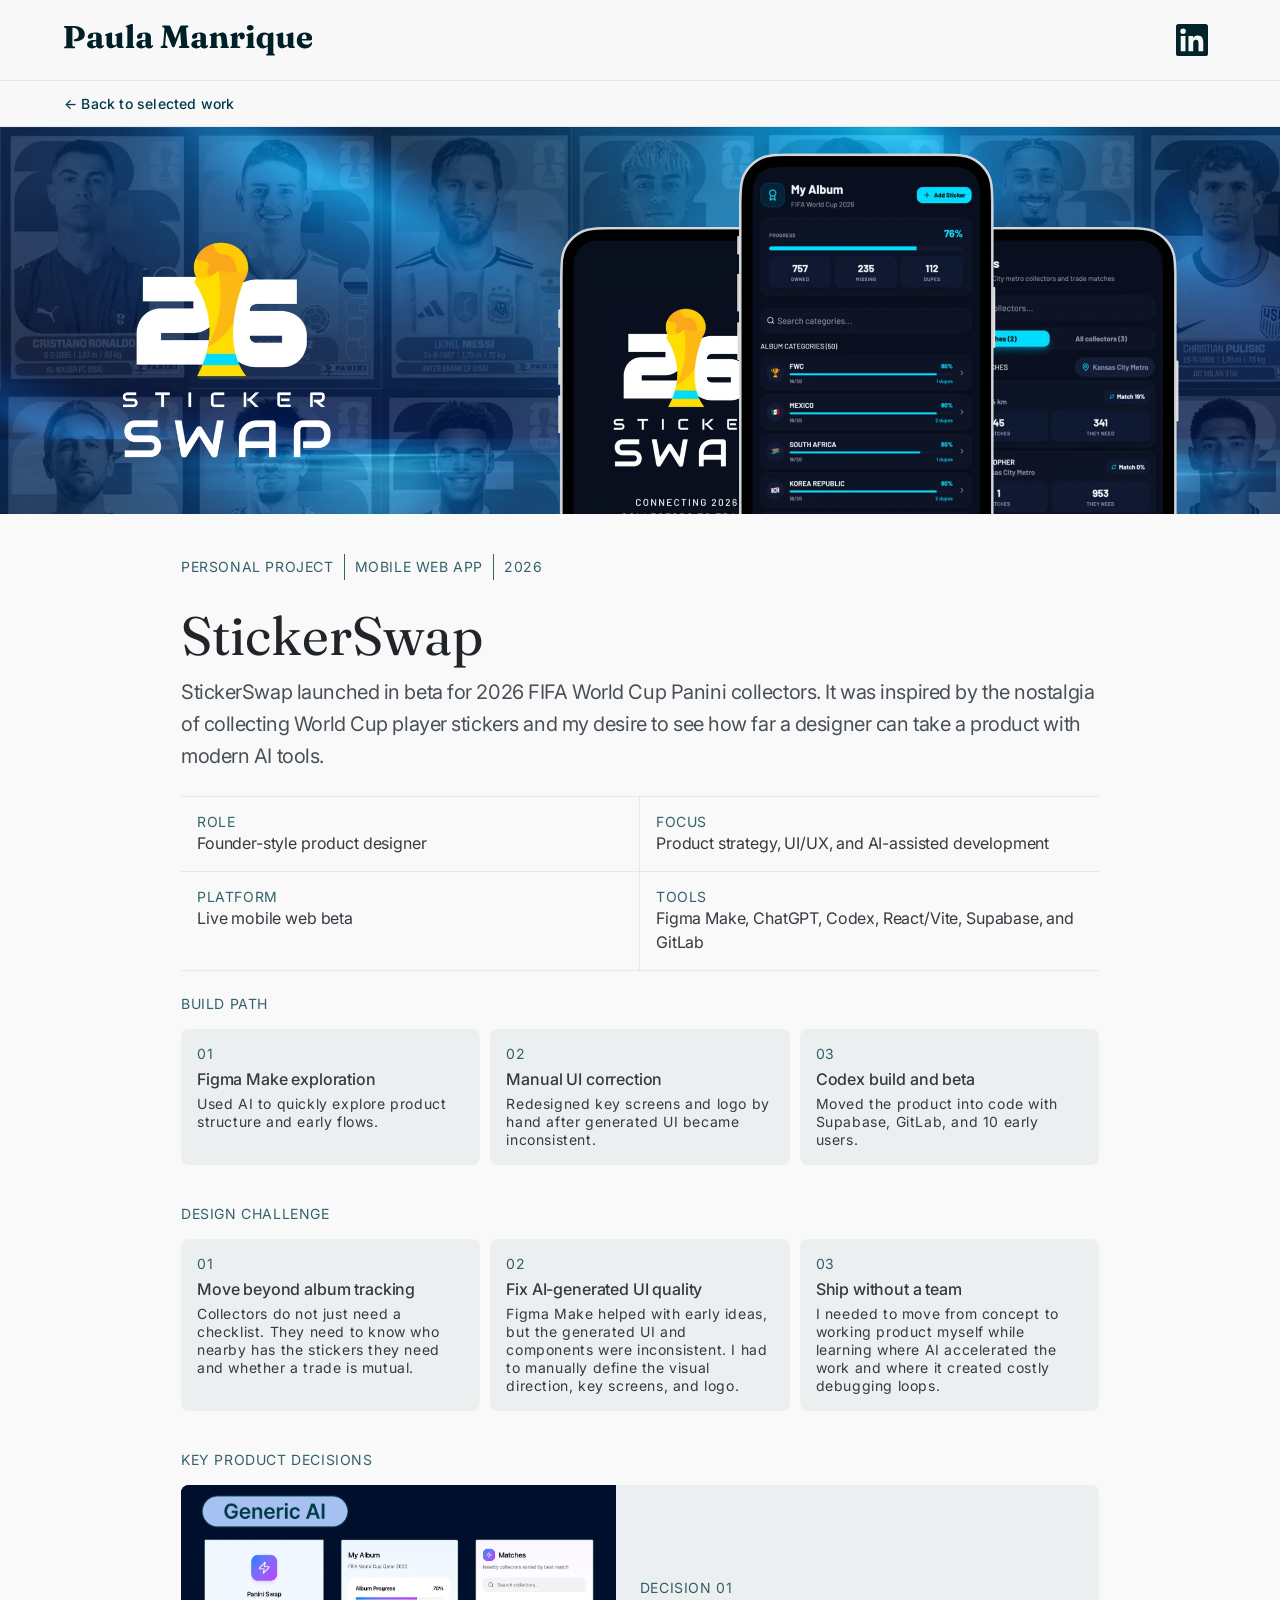
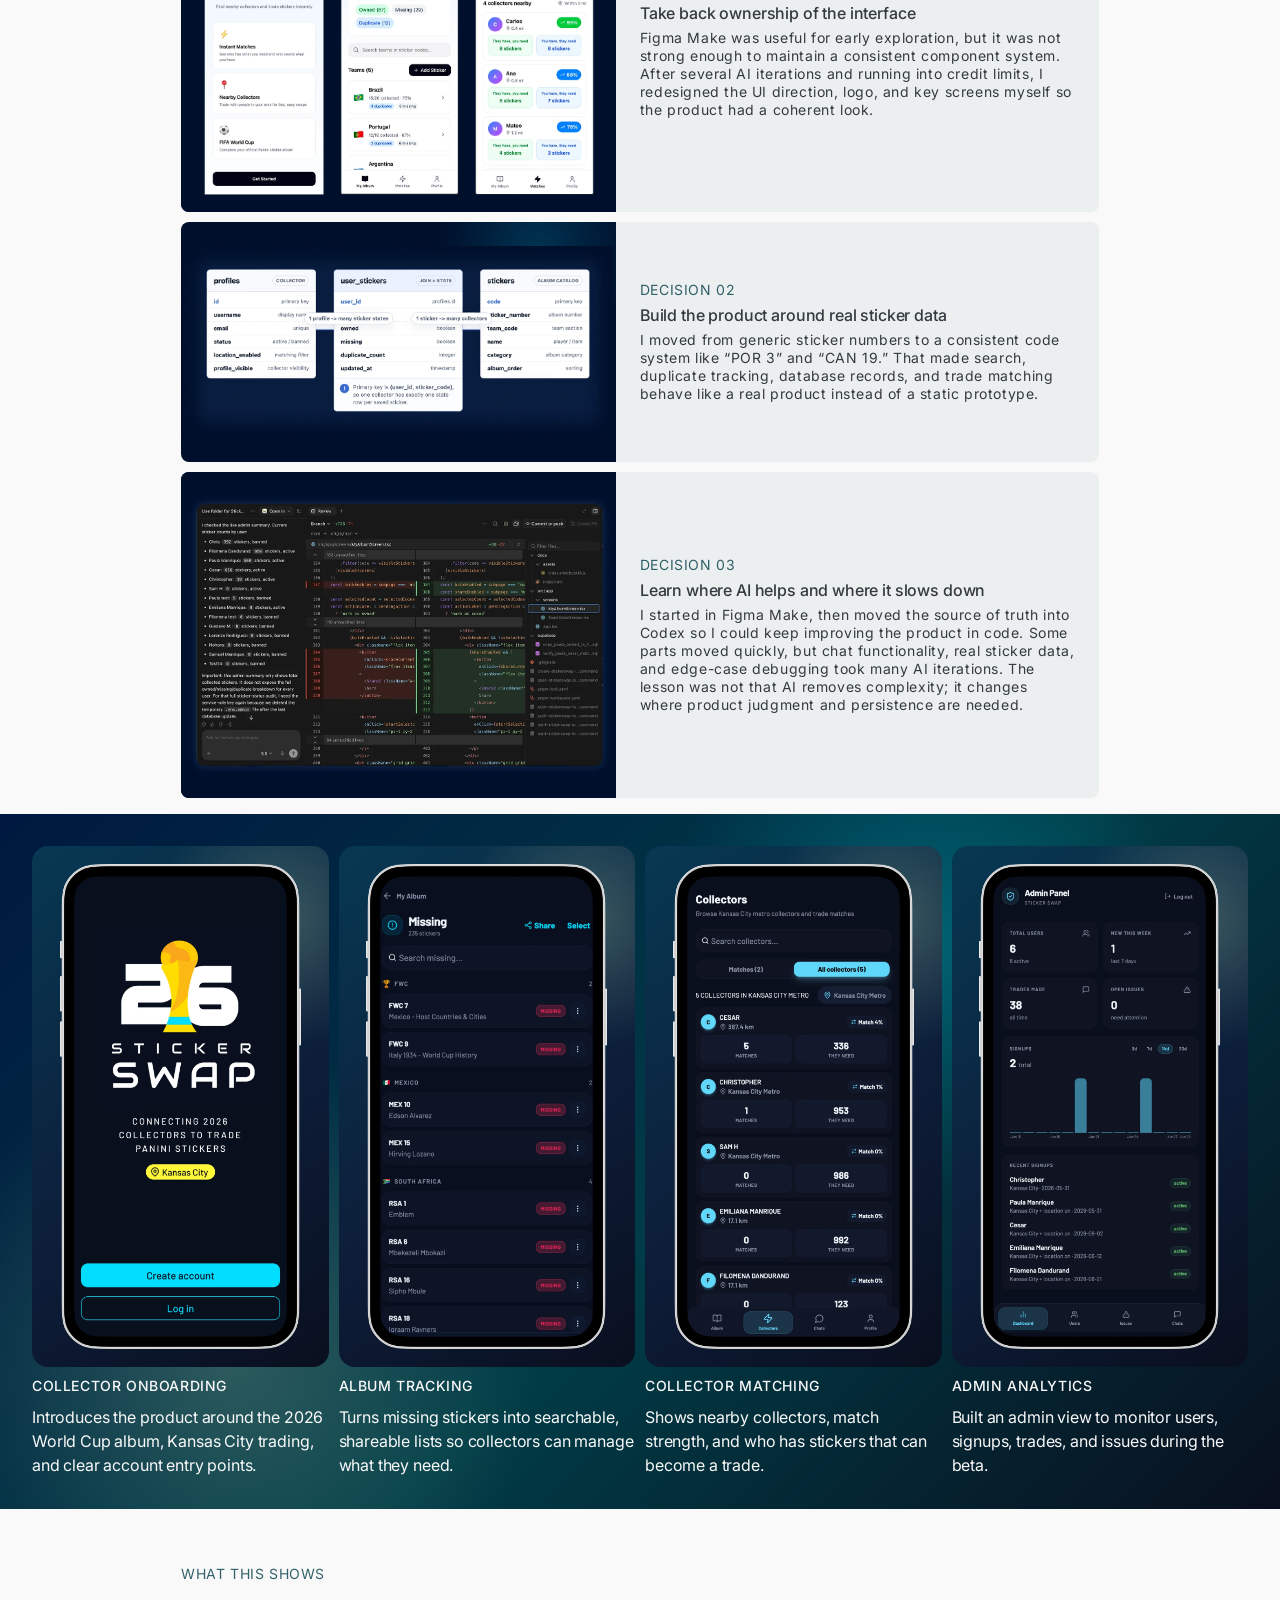
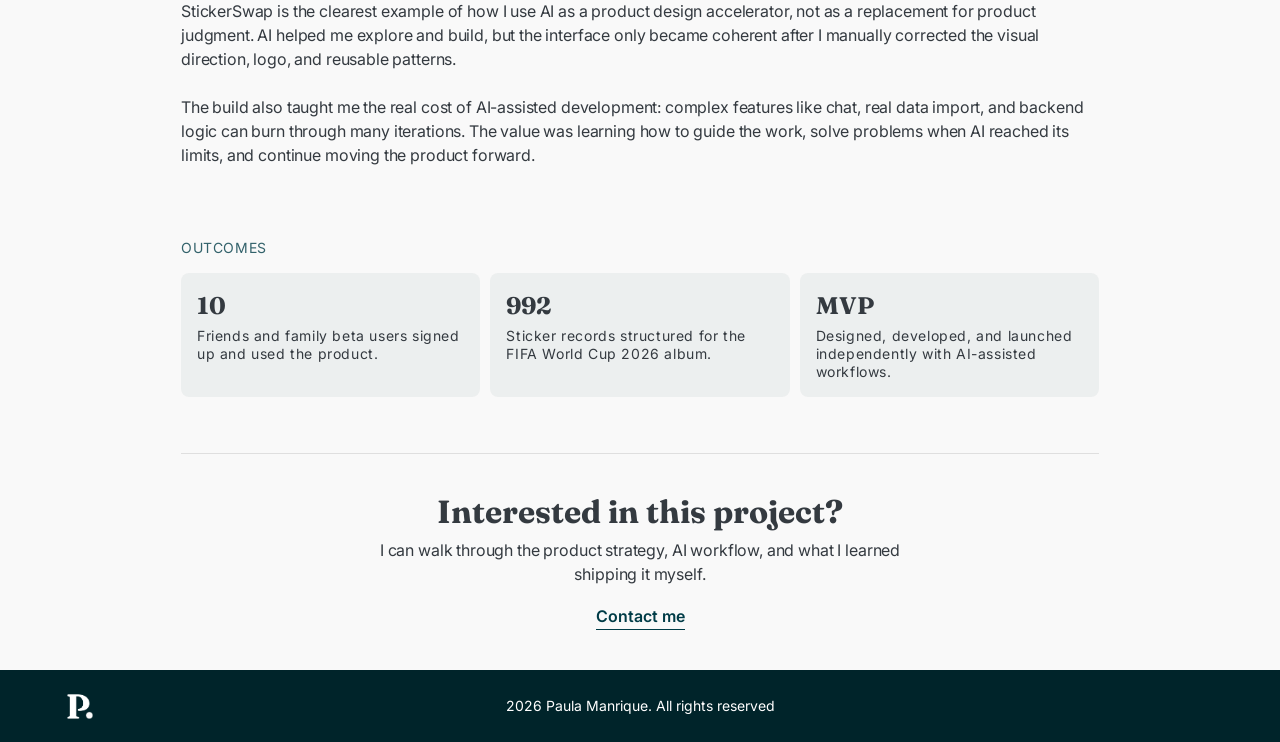
<file: projects/stickerswap/index.html>
<!doctype html>
<html lang="en">
  <head>
    <meta charset="utf-8" />
    <meta name="viewport" content="width=device-width, initial-scale=1" />
    <title>StickerSwap | Paula Manrique</title>
    <meta
      name="description"
      content="A self-initiated product design and AI-assisted development case study for StickerSwap."
    />
    <link rel="preconnect" href="https://fonts.googleapis.com" />
    <link rel="preconnect" href="https://fonts.gstatic.com" crossorigin />
    <link
      href="https://fonts.googleapis.com/css2?family=Fraunces:opsz,wght,SOFT@9..144,400..700,70&family=Inter:wght@400;500;600&display=swap"
      rel="stylesheet"
    />
    <link rel="icon" type="image/png" href="../../assets/favicon.png" />
    <link rel="stylesheet" href="../../styles.css?v=web-optimized-assets" />
    <style>
      body { background: #f9f9f9; color: #212529; }
      main { display: block; min-height: 100vh; }
      .stickerswap-detail .case-content { display: flex; }
    </style>
  </head>
  <body class="project-detail stickerswap-detail">
    <header class="site-header">
      <a class="brand" href="../../index.html" aria-label="Paula Manrique home">
        <img class="brand-logo" src="../../assets/paula-wordmark.svg" alt="Paula Manrique" />
      </a>
      <a class="linkedin" href="https://www.linkedin.com/in/paulamanriquer/" target="_blank" rel="noreferrer" aria-label="Paula Manrique on LinkedIn">
        <svg viewBox="0 0 24 24" aria-hidden="true">
          <path d="M20.45 20.45h-3.56v-5.57c0-1.33-.02-3.04-1.85-3.04-1.85 0-2.14 1.45-2.14 2.94v5.67H9.34V8.99h3.42v1.57h.05c.48-.9 1.64-1.85 3.37-1.85 3.61 0 4.27 2.37 4.27 5.46v6.28ZM5.32 7.42a2.06 2.06 0 1 1 0-4.12 2.06 2.06 0 0 1 0 4.12Zm1.78 13.03H3.54V8.99H7.1v11.46ZM22.22 0H1.77C.8 0 0 .77 0 1.72v20.55C0 23.22.8 24 1.77 24h20.45c.98 0 1.78-.78 1.78-1.73V1.72C24 .77 23.2 0 22.22 0Z" />
        </svg>
      </a>
    </header>

    <main>
      <nav class="project-nav" aria-label="Project navigation">
        <a href="../../index.html#selected-work">← Back to selected work</a>
      </nav>

      <section class="case-hero">
        <img
          src="../../assets/projects/stickerswap-hero-2026-web.webp"
          alt="StickerSwap project hero with sticker cards and AI-assisted build workflow"
        />
      </section>

      <section class="case-content case-intro" aria-labelledby="case-title">
        <p class="meta">
          <span>Personal Project</span><span>Mobile Web App</span><span>2026</span>
        </p>
        <h1 id="case-title">StickerSwap</h1>
        <p class="case-lede">
          StickerSwap launched in beta for 2026 FIFA World Cup Panini
          collectors. It was inspired by the nostalgia of collecting World Cup
          player stickers and my desire to see how far a designer can take a
          product with modern AI tools.
        </p>

        <dl class="quick-stats">
          <div>
            <dt>Role</dt>
            <dd>Founder-style product designer</dd>
          </div>
          <div>
            <dt>Focus</dt>
            <dd>Product strategy, UI/UX, and AI-assisted development</dd>
          </div>
          <div>
            <dt>Platform</dt>
            <dd>Live mobile web beta</dd>
          </div>
          <div>
            <dt>Tools</dt>
            <dd>Figma Make, ChatGPT, Codex, React/Vite, Supabase, and GitLab</dd>
          </div>
        </dl>

        <section class="case-section">
          <p class="case-kicker">Build Path</p>
          <div class="challenge-grid">
            <article>
              <p class="step">01</p>
              <h2>Figma Make exploration</h2>
              <p>Used AI to quickly explore product structure and early flows.</p>
            </article>
            <article>
              <p class="step">02</p>
              <h2>Manual UI correction</h2>
              <p>Redesigned key screens and logo by hand after generated UI became inconsistent.</p>
            </article>
            <article>
              <p class="step">03</p>
              <h2>Codex build and beta</h2>
              <p>Moved the product into code with Supabase, GitLab, and 10 early users.</p>
            </article>
          </div>
        </section>

        <section class="case-section">
          <p class="case-kicker">Design Challenge</p>
          <div class="challenge-grid">
            <article>
              <p class="step">01</p>
              <h2>Move beyond album tracking</h2>
              <p>
                Collectors do not just need a checklist. They need to know who
                nearby has the stickers they need and whether a trade is mutual.
              </p>
            </article>
            <article>
              <p class="step">02</p>
              <h2>Fix AI-generated UI quality</h2>
              <p>
                Figma Make helped with early ideas, but the generated UI and
                components were inconsistent. I had to manually define the
                visual direction, key screens, and logo.
              </p>
            </article>
            <article>
              <p class="step">03</p>
              <h2>Ship without a team</h2>
              <p>
                I needed to move from concept to working product myself while
                learning where AI accelerated the work and where it created
                costly debugging loops.
              </p>
            </article>
          </div>
        </section>

        <section class="case-section">
          <p class="case-kicker">Key Product Decisions</p>
          <div class="decision-stack">
            <article class="decision-card">
              <figure class="artifact-image swap-decision-image">
                <img
                  src="../../assets/projects/stickerswap-decision-1.webp"
                  alt="Early generic AI-generated StickerSwap screens before manual redesign"
                />
              </figure>
              <div class="decision-copy">
                <p class="step">Decision 01</p>
                <h2>Take back ownership of the interface</h2>
                <p>
                  Figma Make was useful for early exploration, but it was not
                  strong enough to maintain a consistent component system. After
                  several AI iterations and running into credit limits, I
                  redesigned the UI direction, logo, and key screens myself so
                  the product had a coherent look.
                </p>
              </div>
            </article>

            <article class="decision-card">
              <figure class="artifact-image swap-decision-image">
                <img
                  src="../../assets/projects/stickerswap-decision-2.webp"
                  alt="StickerSwap database model connecting collector profiles, sticker states, and the album catalog"
                />
              </figure>
              <div class="decision-copy">
                <p class="step">Decision 02</p>
                <h2>Build the product around real sticker data</h2>
                <p>
                  I moved from generic sticker numbers to a consistent code
                  system like “POR 3” and “CAN 19.” That made search, duplicate
                  tracking, database records, and trade matching behave like a
                  real product instead of a static prototype.
                </p>
              </div>
            </article>

            <article class="decision-card">
              <figure class="artifact-image swap-decision-image">
                <img
                  src="../../assets/projects/stickerswap-decision-3.webp"
                  alt="Codex workspace and live data review used during the AI-assisted StickerSwap build"
                />
              </figure>
              <div class="decision-copy">
                <p class="step">Decision 03</p>
                <h2>Learn where AI helps and where it slows down</h2>
                <p>
                  I started in Figma Make, then moved the source of truth into
                  Codex so I could keep improving the product in code. Some
                  parts moved quickly, but chat functionality, real sticker
                  data, and edge-case debugging took many AI iterations. The
                  lesson was not that AI removes complexity; it changes where
                  product judgment and persistence are needed.
                </p>
              </div>
            </article>
          </div>
        </section>
      </section>

      <section class="feature-band stickerswap-band" aria-label="StickerSwap product highlights">
        <div class="feature-grid four-up">
          <article class="feature-card">
            <div class="feature-media swap-screen-media">
              <img src="../../assets/projects/stickerswap-focus-login.webp" alt="StickerSwap account entry screen for Kansas City collectors" />
            </div>
            <h2>Collector onboarding</h2>
            <p>Introduces the product around the 2026 World Cup album, Kansas City trading, and clear account entry points.</p>
          </article>
          <article class="feature-card">
            <div class="feature-media swap-screen-media">
              <img src="../../assets/projects/stickerswap-focus-missing.webp" alt="StickerSwap missing stickers list with search and share controls" />
            </div>
            <h2>Album tracking</h2>
            <p>Turns missing stickers into searchable, shareable lists so collectors can manage what they need.</p>
          </article>
          <article class="feature-card">
            <div class="feature-media swap-screen-media">
              <img src="../../assets/projects/stickerswap-focus-collectors.webp" alt="StickerSwap collector matching screen with match counts and nearby collectors" />
            </div>
            <h2>Collector matching</h2>
            <p>Shows nearby collectors, match strength, and who has stickers that can become a trade.</p>
          </article>
          <article class="feature-card">
            <div class="feature-media swap-screen-media">
              <img src="../../assets/projects/stickerswap-focus-admin.webp" alt="StickerSwap admin panel with users, signups, trades, issues, and recent signup analytics" />
            </div>
            <h2>Admin analytics</h2>
            <p>Built an admin view to monitor users, signups, trades, and issues during the beta.</p>
          </article>
        </div>
      </section>

      <section class="case-content case-bottom">
        <section class="case-section">
          <p class="case-kicker">What This Shows</p>
          <p>
            StickerSwap is the clearest example of how I use AI as a product
            design accelerator, not as a replacement for product judgment. AI
            helped me explore and build, but the interface only became coherent
            after I manually corrected the visual direction, logo, and reusable
            patterns.
          </p>
          <p>
            The build also taught me the real cost of AI-assisted development:
            complex features like chat, real data import, and backend logic can
            burn through many iterations. The value was learning how to guide
            the work, solve problems when AI reached its limits, and continue
            moving the product forward.
          </p>
        </section>

        <section class="case-section">
          <p class="case-kicker">Outcomes</p>
          <div class="outcomes-grid">
            <article>
              <h2>10</h2>
              <p>Friends and family beta users signed up and used the product.</p>
            </article>
            <article>
              <h2>992</h2>
              <p>Sticker records structured for the FIFA World Cup 2026 album.</p>
            </article>
            <article>
              <h2>MVP</h2>
              <p>Designed, developed, and launched independently with AI-assisted workflows.</p>
            </article>
          </div>
        </section>

        <section class="interest-card">
          <h2>Interested in this project?</h2>
          <p>I can walk through the product strategy, AI workflow, and what I learned shipping it myself.</p>
          <a href="mailto:paulamanriquer@gmail.com?subject=Portfolio%20inquiry">Contact me</a>
        </section>
      </section>
    </main>

    <footer class="site-footer">
      <img class="footer-mark" src="../../assets/paula-mark-footer.png" alt="" />
      <p>2026 Paula Manrique. All rights reserved</p>
    </footer>
    <script src="../../case-lightbox.js" defer></script>
  </body>
</html>
</file>
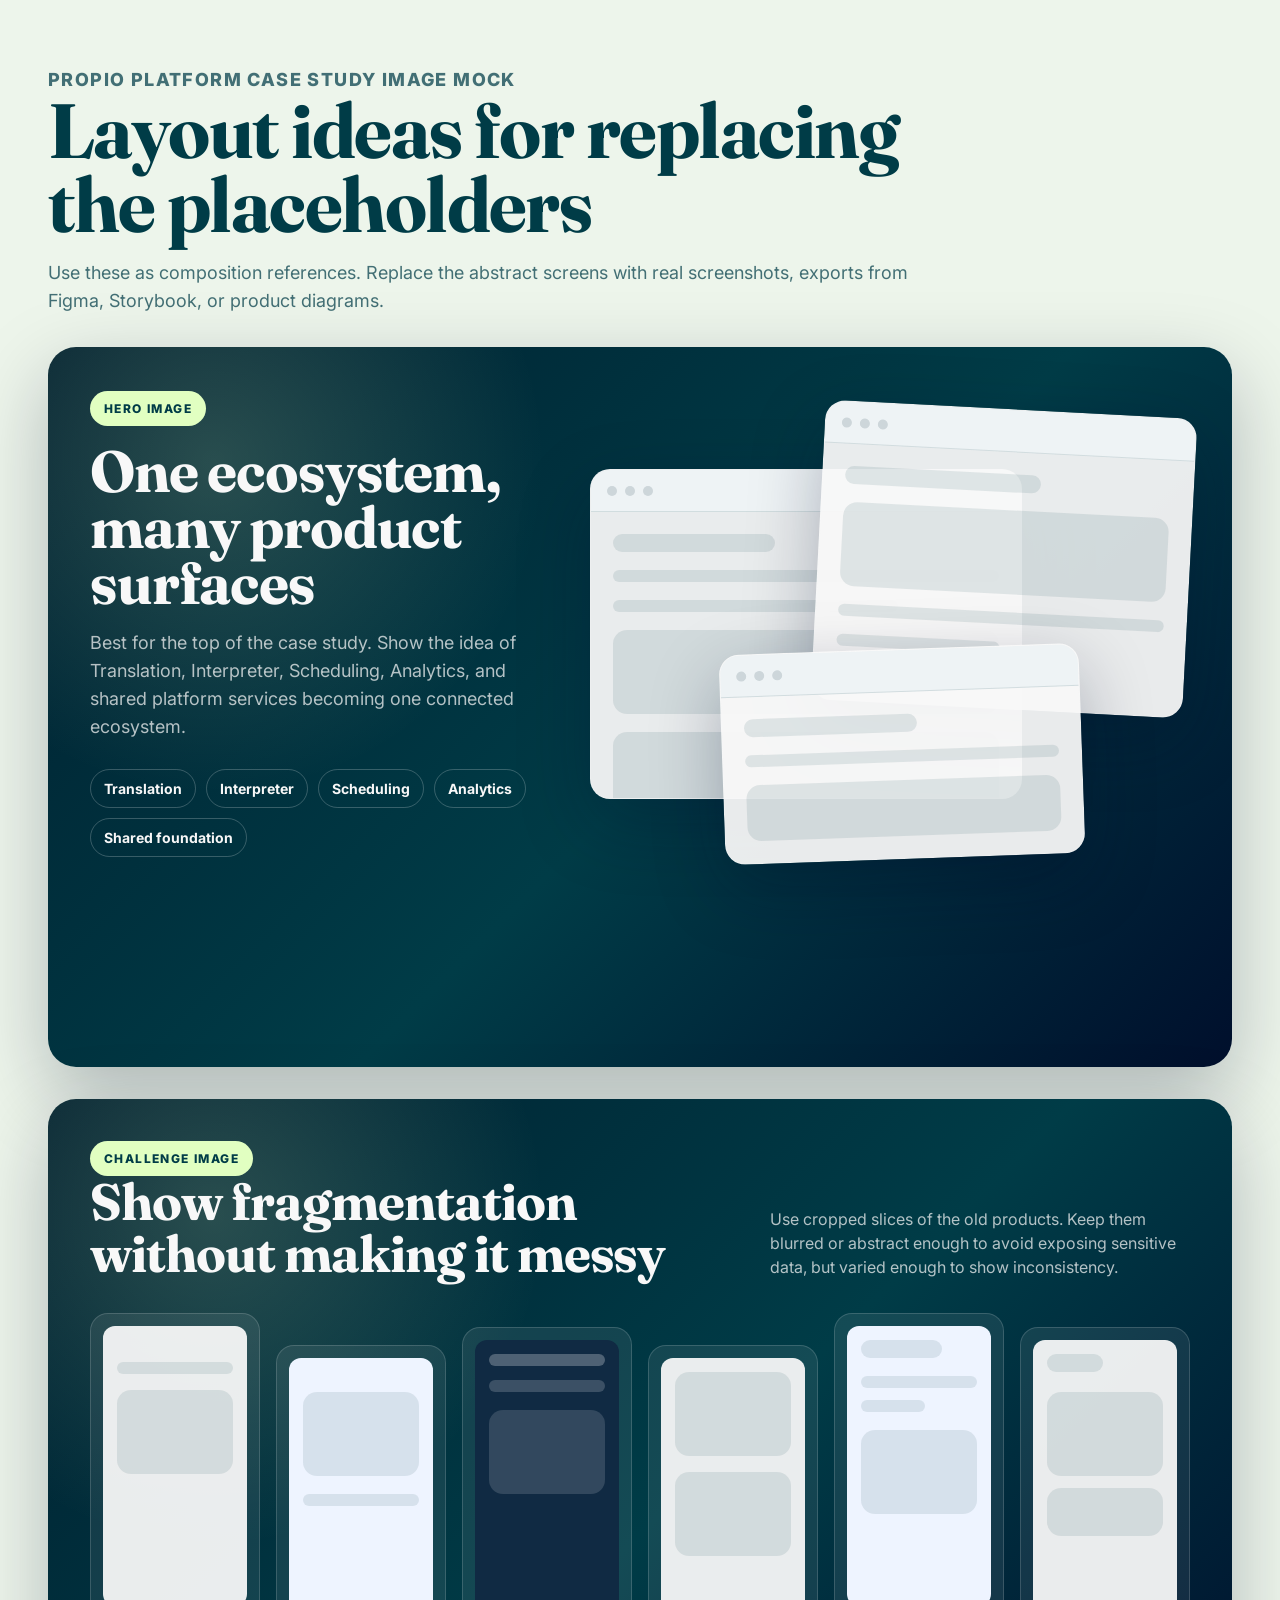
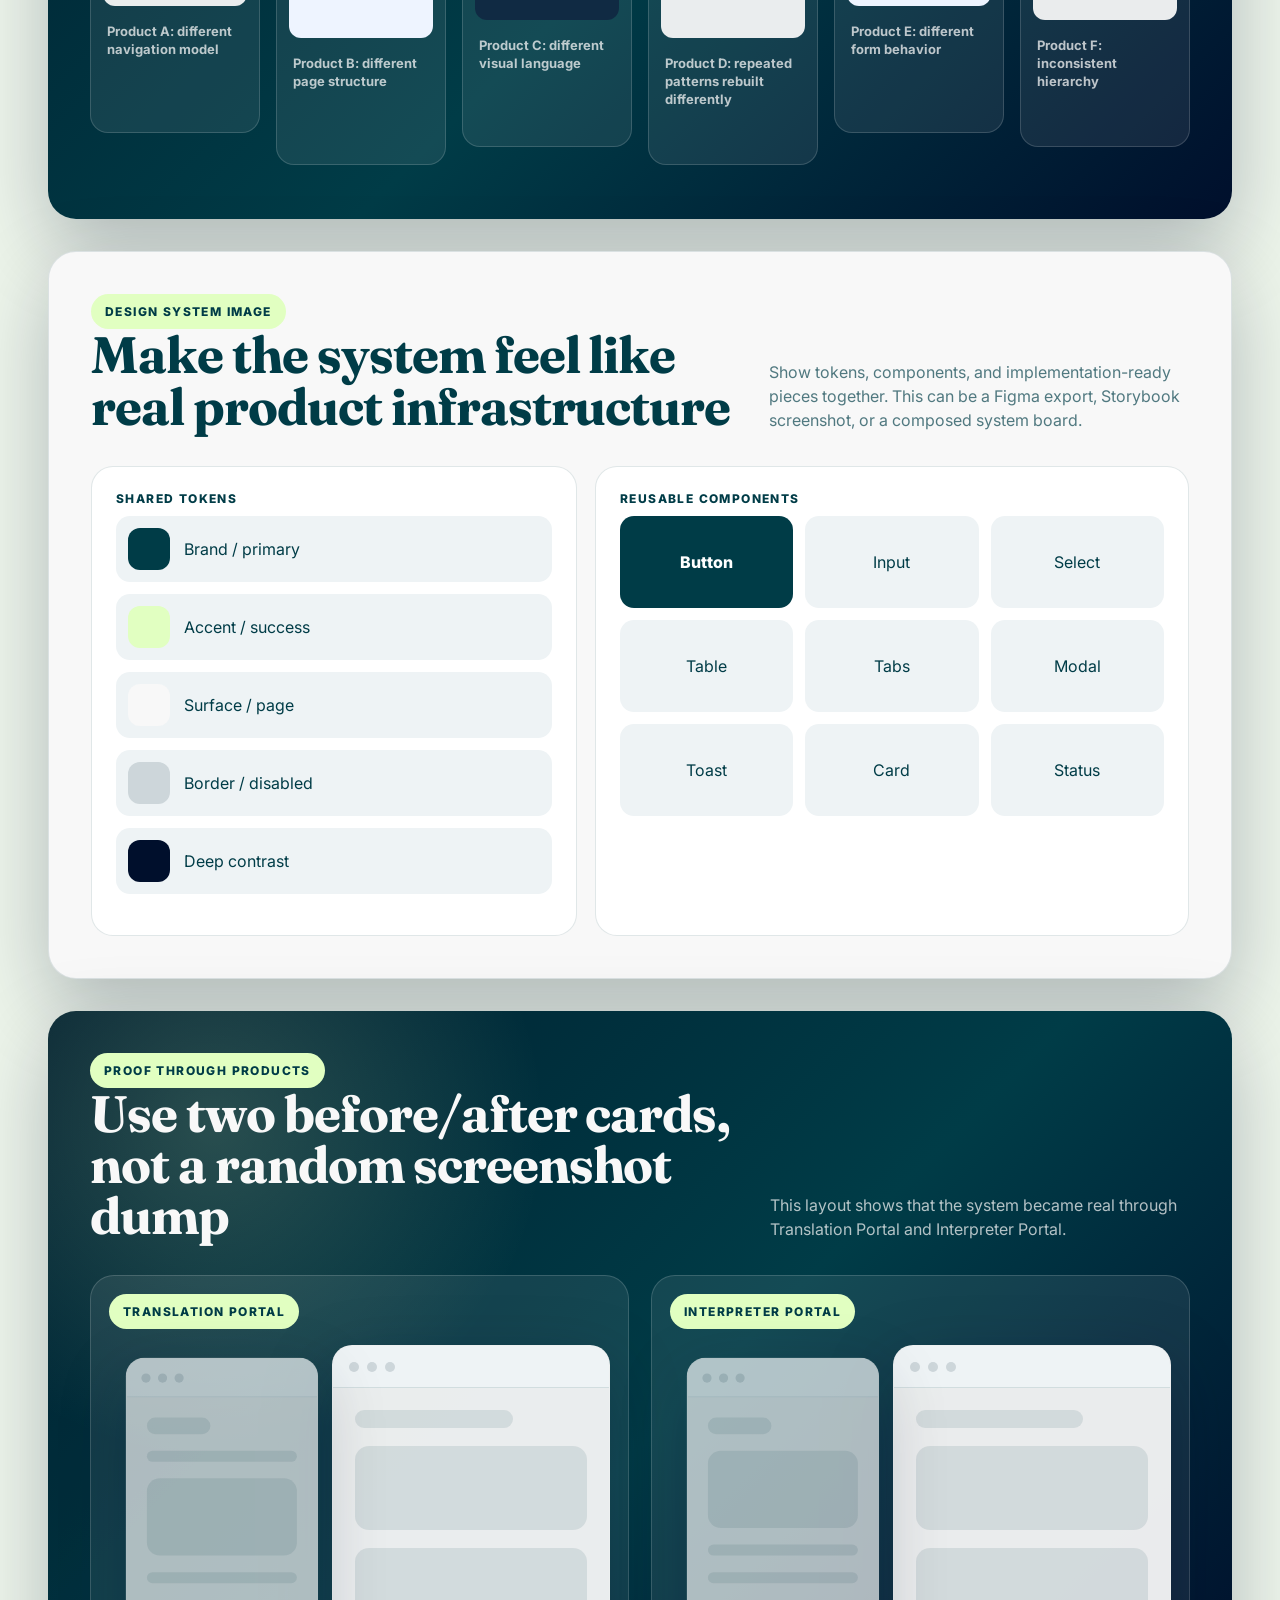
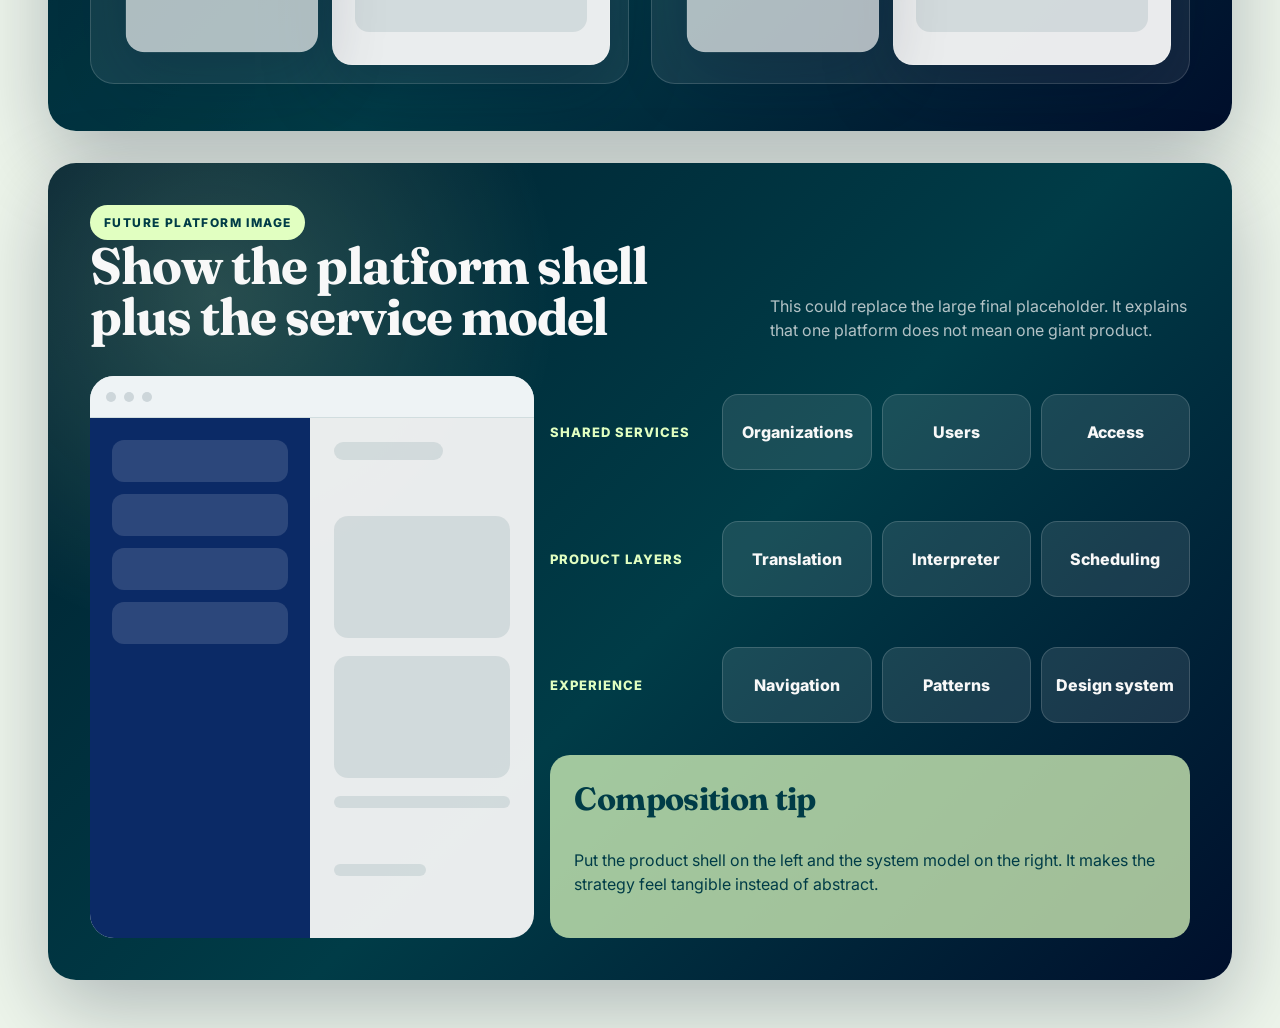
<file: projects/propio-platform/image-layout-mock.html>
<!doctype html>
<html lang="en">
  <head>
    <meta charset="utf-8" />
    <meta name="viewport" content="width=device-width, initial-scale=1" />
    <title>Propio Platform Image Layout Mock</title>
    <link rel="preconnect" href="https://fonts.googleapis.com" />
    <link rel="preconnect" href="https://fonts.gstatic.com" crossorigin />
    <link
      href="https://fonts.googleapis.com/css2?family=Fraunces:opsz,wght,SOFT@9..144,500..700,70&family=Inter:wght@400;500;600;700&display=swap"
      rel="stylesheet"
    />
    <style>
      :root {
        --navy: #001f2f;
        --deep: #000f2c;
        --teal: #003c47;
        --green: #e1ffc1;
        --paper: #f8f8f8;
        --ink: #003c47;
        --muted: rgba(248, 248, 248, 0.72);
        --line: rgba(248, 248, 248, 0.16);
        --shadow: 0 28px 80px rgba(0, 15, 44, 0.26);
      }

      * {
        box-sizing: border-box;
      }

      body {
        background: #edf5eb;
        color: var(--ink);
        font-family: Inter, system-ui, sans-serif;
        margin: 0;
        padding: 48px;
      }

      main {
        display: grid;
        gap: 32px;
        margin: 0 auto;
        max-width: 1440px;
      }

      .intro {
        max-width: 860px;
      }

      .eyebrow,
      .tag {
        font-size: 12px;
        font-weight: 800;
        letter-spacing: 1.4px;
        text-transform: uppercase;
      }

      .eyebrow {
        color: var(--teal);
        margin: 0 0 10px;
      }

      h1,
      h2,
      h3 {
        font-family: Fraunces, Georgia, serif;
        letter-spacing: -0.02em;
        margin: 0;
      }

      h1 {
        font-size: clamp(42px, 6vw, 82px);
        line-height: 0.96;
      }

      .intro p {
        color: rgba(0, 60, 71, 0.72);
        font-size: 18px;
        line-height: 28px;
        margin: 18px 0 0;
      }

      .mock-card {
        background:
          radial-gradient(circle at 14% 16%, rgba(225, 255, 193, 0.18), transparent 28%),
          linear-gradient(135deg, var(--navy) 0%, var(--teal) 54%, var(--deep) 100%);
        border-radius: 28px;
        box-shadow: var(--shadow);
        color: var(--paper);
        min-height: 720px;
        overflow: hidden;
        padding: 42px;
        position: relative;
      }

      .mock-card.light {
        background: var(--paper);
        border: 1px solid rgba(0, 60, 71, 0.12);
        color: var(--ink);
      }

      .mock-header {
        align-items: end;
        display: flex;
        gap: 28px;
        justify-content: space-between;
        margin-bottom: 34px;
      }

      .mock-header h2 {
        font-size: clamp(34px, 4vw, 58px);
        line-height: 1;
        max-width: 760px;
      }

      .mock-header p {
        color: var(--muted);
        line-height: 24px;
        margin: 0;
        max-width: 420px;
      }

      .light .mock-header p {
        color: rgba(0, 60, 71, 0.68);
      }

      .tag {
        background: var(--green);
        border-radius: 999px;
        color: var(--ink);
        display: inline-flex;
        padding: 10px 14px;
      }

      .screen {
        background: rgba(248, 248, 248, 0.94);
        border: 1px solid rgba(248, 248, 248, 0.28);
        border-radius: 20px;
        box-shadow: 0 24px 70px rgba(0, 15, 44, 0.28);
        color: var(--ink);
        overflow: hidden;
      }

      .screen-top {
        align-items: center;
        background: #eef3f5;
        border-bottom: 1px solid rgba(0, 60, 71, 0.12);
        display: flex;
        gap: 8px;
        height: 42px;
        padding: 0 16px;
      }

      .dot {
        background: #cdd6da;
        border-radius: 50%;
        height: 10px;
        width: 10px;
      }

      .screen-body {
        display: grid;
        gap: 18px;
        padding: 22px;
      }

      .bar,
      .line,
      .tile {
        background: rgba(0, 60, 71, 0.1);
        border-radius: 999px;
      }

      .bar {
        height: 18px;
        width: 42%;
      }

      .line {
        height: 12px;
      }

      .tile {
        border-radius: 14px;
        min-height: 84px;
      }

      .layout-hero {
        display: grid;
        gap: 28px;
        grid-template-columns: minmax(0, 0.88fr) minmax(0, 1.12fr);
      }

      .hero-copy {
        align-self: center;
      }

      .hero-copy h3 {
        font-size: 58px;
        line-height: 0.96;
        margin: 18px 0;
      }

      .hero-copy p {
        color: var(--muted);
        font-size: 18px;
        line-height: 28px;
        margin: 0;
      }

      .hero-stack {
        min-height: 470px;
        position: relative;
      }

      .hero-stack .screen {
        position: absolute;
      }

      .hero-stack .screen.one {
        height: 330px;
        left: 0;
        top: 80px;
        width: 72%;
      }

      .hero-stack .screen.two {
        height: 300px;
        right: 0;
        top: 20px;
        transform: rotate(3deg);
        width: 62%;
      }

      .hero-stack .screen.three {
        bottom: 0;
        height: 210px;
        left: 22%;
        transform: rotate(-2deg);
        width: 60%;
      }

      .pill-row {
        display: flex;
        flex-wrap: wrap;
        gap: 10px;
        margin-top: 28px;
      }

      .pill {
        border: 1px solid rgba(248, 248, 248, 0.22);
        border-radius: 999px;
        color: var(--paper);
        font-size: 14px;
        font-weight: 700;
        padding: 10px 13px;
      }

      .inconsistency-grid {
        display: grid;
        gap: 16px;
        grid-template-columns: repeat(6, minmax(0, 1fr));
      }

      .mini-product {
        background: rgba(248, 248, 248, 0.08);
        border: 1px solid var(--line);
        border-radius: 18px;
        min-height: 420px;
        overflow: hidden;
        padding: 12px;
      }

      .mini-product:nth-child(2n) {
        transform: translateY(32px);
      }

      .mini-product:nth-child(3n) {
        transform: translateY(14px);
      }

      .mini-frame {
        background: rgba(248, 248, 248, 0.94);
        border-radius: 12px;
        height: 280px;
        padding: 14px;
      }

      .mini-frame.alt {
        background: #eef4ff;
      }

      .mini-frame.dark {
        background: #102a43;
      }

      .caption {
        color: rgba(248, 248, 248, 0.74);
        font-size: 13px;
        font-weight: 700;
        line-height: 18px;
        margin: 16px 4px 0;
      }

      .component-wall {
        display: grid;
        gap: 18px;
        grid-template-columns: 0.9fr 1.1fr;
      }

      .component-panel {
        background: #fff;
        border: 1px solid rgba(0, 60, 71, 0.12);
        border-radius: 22px;
        min-height: 470px;
        padding: 24px;
      }

      .tokens {
        display: grid;
        gap: 12px;
      }

      .token {
        align-items: center;
        background: #eef3f5;
        border-radius: 14px;
        display: grid;
        gap: 14px;
        grid-template-columns: 42px 1fr;
        padding: 12px;
      }

      .swatch {
        border-radius: 12px;
        height: 42px;
      }

      .components {
        display: grid;
        gap: 12px;
        grid-template-columns: repeat(3, minmax(0, 1fr));
      }

      .component {
        align-items: center;
        background: #eef3f5;
        border-radius: 14px;
        display: flex;
        justify-content: center;
        min-height: 92px;
        padding: 12px;
      }

      .component.button {
        background: var(--teal);
        color: white;
        font-weight: 800;
      }

      .proof-grid {
        display: grid;
        gap: 22px;
        grid-template-columns: 1fr 1fr;
      }

      .proof-card {
        background: rgba(248, 248, 248, 0.08);
        border: 1px solid var(--line);
        border-radius: 24px;
        padding: 18px;
      }

      .before-after {
        display: grid;
        gap: 14px;
        grid-template-columns: 0.86fr 1.14fr;
        margin-top: 16px;
      }

      .before-after .screen {
        min-height: 320px;
      }

      .before-after .screen:first-child {
        opacity: 0.72;
        transform: scale(0.92);
        transform-origin: right center;
      }

      .platform-shell {
        display: grid;
        gap: 16px;
        grid-template-columns: 0.82fr 1.18fr;
      }

      .nav-shell {
        background: rgba(248, 248, 248, 0.94);
        border-radius: 24px;
        color: var(--ink);
        min-height: 520px;
        overflow: hidden;
      }

      .nav-body {
        display: grid;
        grid-template-columns: 220px 1fr;
        min-height: 520px;
      }

      .sidebar {
        background: #0b2a66;
        padding: 22px;
      }

      .nav-item {
        background: rgba(248, 248, 248, 0.14);
        border-radius: 12px;
        height: 42px;
        margin-bottom: 12px;
      }

      .canvas {
        display: grid;
        gap: 18px;
        padding: 24px;
      }

      .architecture-map {
        display: grid;
        gap: 14px;
      }

      .arch-row {
        align-items: center;
        display: grid;
        gap: 12px;
        grid-template-columns: 160px 1fr;
      }

      .arch-label {
        color: var(--green);
        font-size: 13px;
        font-weight: 800;
        letter-spacing: 1px;
        text-transform: uppercase;
      }

      .arch-boxes {
        display: grid;
        gap: 10px;
        grid-template-columns: repeat(3, minmax(0, 1fr));
      }

      .arch-box {
        align-items: center;
        background: rgba(248, 248, 248, 0.1);
        border: 1px solid var(--line);
        border-radius: 16px;
        color: var(--paper);
        display: flex;
        font-weight: 800;
        justify-content: center;
        min-height: 76px;
        padding: 12px;
        text-align: center;
      }

      .notes {
        background: rgba(225, 255, 193, 0.72);
        border-radius: 20px;
        color: var(--ink);
        display: grid;
        gap: 12px;
        padding: 24px;
      }

      .notes h3 {
        font-size: 32px;
      }

      .notes p {
        line-height: 24px;
        margin: 0;
      }

      @media (max-width: 920px) {
        body {
          padding: 24px;
        }

        .mock-card {
          padding: 24px;
        }

        .mock-header,
        .layout-hero,
        .component-wall,
        .proof-grid,
        .platform-shell {
          grid-template-columns: 1fr;
        }

        .mock-header {
          align-items: start;
          display: grid;
        }

        .inconsistency-grid {
          grid-template-columns: repeat(2, minmax(0, 1fr));
        }

        .mini-product:nth-child(n) {
          transform: none;
        }

        .hero-stack {
          min-height: 420px;
        }

        .arch-row,
        .arch-boxes,
        .nav-body {
          grid-template-columns: 1fr;
        }
      }
    </style>
  </head>
  <body>
    <main>
      <section class="intro">
        <p class="eyebrow">Propio Platform case study image mock</p>
        <h1>Layout ideas for replacing the placeholders</h1>
        <p>
          Use these as composition references. Replace the abstract screens with
          real screenshots, exports from Figma, Storybook, or product diagrams.
        </p>
      </section>

      <section class="mock-card">
        <div class="layout-hero">
          <div class="hero-copy">
            <span class="tag">Hero image</span>
            <h3>One ecosystem, many product surfaces</h3>
            <p>
              Best for the top of the case study. Show the idea of Translation,
              Interpreter, Scheduling, Analytics, and shared platform services
              becoming one connected ecosystem.
            </p>
            <div class="pill-row">
              <span class="pill">Translation</span>
              <span class="pill">Interpreter</span>
              <span class="pill">Scheduling</span>
              <span class="pill">Analytics</span>
              <span class="pill">Shared foundation</span>
            </div>
          </div>
          <div class="hero-stack">
            <div class="screen one">
              <div class="screen-top"><span class="dot"></span><span class="dot"></span><span class="dot"></span></div>
              <div class="screen-body">
                <span class="bar"></span>
                <span class="line"></span>
                <span class="line" style="width: 74%"></span>
                <span class="tile"></span>
                <span class="tile"></span>
              </div>
            </div>
            <div class="screen two">
              <div class="screen-top"><span class="dot"></span><span class="dot"></span><span class="dot"></span></div>
              <div class="screen-body">
                <span class="bar" style="width: 60%"></span>
                <span class="tile"></span>
                <span class="line"></span>
                <span class="line" style="width: 50%"></span>
              </div>
            </div>
            <div class="screen three">
              <div class="screen-top"><span class="dot"></span><span class="dot"></span><span class="dot"></span></div>
              <div class="screen-body">
                <span class="bar" style="width: 55%"></span>
                <span class="line"></span>
                <span class="tile" style="min-height: 56px"></span>
              </div>
            </div>
          </div>
        </div>
      </section>

      <section class="mock-card">
        <div class="mock-header">
          <div>
            <span class="tag">Challenge image</span>
            <h2>Show fragmentation without making it messy</h2>
          </div>
          <p>
            Use cropped slices of the old products. Keep them blurred or
            abstract enough to avoid exposing sensitive data, but varied enough
            to show inconsistency.
          </p>
        </div>
        <div class="inconsistency-grid">
          <article class="mini-product">
            <div class="mini-frame">
              <span class="bar"></span>
              <span class="line" style="display:block; margin-top:22px"></span>
              <span class="tile" style="display:block; margin-top:16px"></span>
            </div>
            <p class="caption">Product A: different navigation model</p>
          </article>
          <article class="mini-product">
            <div class="mini-frame alt">
              <span class="bar"></span>
              <span class="tile" style="display:block; margin-top:20px"></span>
              <span class="line" style="display:block; margin-top:18px"></span>
            </div>
            <p class="caption">Product B: different page structure</p>
          </article>
          <article class="mini-product">
            <div class="mini-frame dark">
              <span class="line" style="display:block; background:rgba(255,255,255,.26)"></span>
              <span class="line" style="display:block; margin-top:14px; background:rgba(255,255,255,.18)"></span>
              <span class="tile" style="display:block; margin-top:18px; background:rgba(255,255,255,.14)"></span>
            </div>
            <p class="caption">Product C: different visual language</p>
          </article>
          <article class="mini-product">
            <div class="mini-frame">
              <span class="tile" style="display:block"></span>
              <span class="tile" style="display:block; margin-top:16px"></span>
            </div>
            <p class="caption">Product D: repeated patterns rebuilt differently</p>
          </article>
          <article class="mini-product">
            <div class="mini-frame alt">
              <span class="bar" style="display:block; width:70%"></span>
              <span class="line" style="display:block; margin-top:18px"></span>
              <span class="line" style="display:block; width:55%; margin-top:12px"></span>
              <span class="tile" style="display:block; margin-top:18px"></span>
            </div>
            <p class="caption">Product E: different form behavior</p>
          </article>
          <article class="mini-product">
            <div class="mini-frame">
              <span class="bar" style="display:block; width:48%"></span>
              <span class="tile" style="display:block; margin-top:20px"></span>
              <span class="tile" style="display:block; margin-top:12px; min-height:48px"></span>
            </div>
            <p class="caption">Product F: inconsistent hierarchy</p>
          </article>
        </div>
      </section>

      <section class="mock-card light">
        <div class="mock-header">
          <div>
            <span class="tag">Design system image</span>
            <h2>Make the system feel like real product infrastructure</h2>
          </div>
          <p>
            Show tokens, components, and implementation-ready pieces together.
            This can be a Figma export, Storybook screenshot, or a composed
            system board.
          </p>
        </div>
        <div class="component-wall">
          <div class="component-panel">
            <p class="eyebrow">Shared tokens</p>
            <div class="tokens">
              <div class="token"><span class="swatch" style="background:#003c47"></span><span>Brand / primary</span></div>
              <div class="token"><span class="swatch" style="background:#e1ffc1"></span><span>Accent / success</span></div>
              <div class="token"><span class="swatch" style="background:#f8f8f8"></span><span>Surface / page</span></div>
              <div class="token"><span class="swatch" style="background:#cdd6da"></span><span>Border / disabled</span></div>
              <div class="token"><span class="swatch" style="background:#000f2c"></span><span>Deep contrast</span></div>
            </div>
          </div>
          <div class="component-panel">
            <p class="eyebrow">Reusable components</p>
            <div class="components">
              <div class="component button">Button</div>
              <div class="component">Input</div>
              <div class="component">Select</div>
              <div class="component">Table</div>
              <div class="component">Tabs</div>
              <div class="component">Modal</div>
              <div class="component">Toast</div>
              <div class="component">Card</div>
              <div class="component">Status</div>
            </div>
          </div>
        </div>
      </section>

      <section class="mock-card">
        <div class="mock-header">
          <div>
            <span class="tag">Proof through products</span>
            <h2>Use two before/after cards, not a random screenshot dump</h2>
          </div>
          <p>
            This layout shows that the system became real through Translation
            Portal and Interpreter Portal.
          </p>
        </div>
        <div class="proof-grid">
          <article class="proof-card">
            <span class="tag">Translation Portal</span>
            <div class="before-after">
              <div class="screen">
                <div class="screen-top"><span class="dot"></span><span class="dot"></span><span class="dot"></span></div>
                <div class="screen-body"><span class="bar"></span><span class="line"></span><span class="tile"></span><span class="line"></span></div>
              </div>
              <div class="screen">
                <div class="screen-top"><span class="dot"></span><span class="dot"></span><span class="dot"></span></div>
                <div class="screen-body"><span class="bar" style="width:68%"></span><span class="tile"></span><span class="tile"></span></div>
              </div>
            </div>
          </article>
          <article class="proof-card">
            <span class="tag">Interpreter Portal</span>
            <div class="before-after">
              <div class="screen">
                <div class="screen-top"><span class="dot"></span><span class="dot"></span><span class="dot"></span></div>
                <div class="screen-body"><span class="bar"></span><span class="tile"></span><span class="line"></span><span class="line"></span></div>
              </div>
              <div class="screen">
                <div class="screen-top"><span class="dot"></span><span class="dot"></span><span class="dot"></span></div>
                <div class="screen-body"><span class="bar" style="width:72%"></span><span class="tile"></span><span class="tile"></span></div>
              </div>
            </div>
          </article>
        </div>
      </section>

      <section class="mock-card">
        <div class="mock-header">
          <div>
            <span class="tag">Future platform image</span>
            <h2>Show the platform shell plus the service model</h2>
          </div>
          <p>
            This could replace the large final placeholder. It explains that
            one platform does not mean one giant product.
          </p>
        </div>
        <div class="platform-shell">
          <div class="nav-shell">
            <div class="screen-top"><span class="dot"></span><span class="dot"></span><span class="dot"></span></div>
            <div class="nav-body">
              <aside class="sidebar">
                <div class="nav-item"></div>
                <div class="nav-item"></div>
                <div class="nav-item"></div>
                <div class="nav-item"></div>
              </aside>
              <div class="canvas">
                <span class="bar" style="width:62%"></span>
                <span class="tile"></span>
                <span class="tile"></span>
                <span class="line"></span>
                <span class="line" style="width:52%"></span>
              </div>
            </div>
          </div>
          <div class="architecture-map">
            <div class="arch-row">
              <div class="arch-label">Shared services</div>
              <div class="arch-boxes">
                <div class="arch-box">Organizations</div>
                <div class="arch-box">Users</div>
                <div class="arch-box">Access</div>
              </div>
            </div>
            <div class="arch-row">
              <div class="arch-label">Product layers</div>
              <div class="arch-boxes">
                <div class="arch-box">Translation</div>
                <div class="arch-box">Interpreter</div>
                <div class="arch-box">Scheduling</div>
              </div>
            </div>
            <div class="arch-row">
              <div class="arch-label">Experience</div>
              <div class="arch-boxes">
                <div class="arch-box">Navigation</div>
                <div class="arch-box">Patterns</div>
                <div class="arch-box">Design system</div>
              </div>
            </div>
            <div class="notes">
              <h3>Composition tip</h3>
              <p>
                Put the product shell on the left and the system model on the
                right. It makes the strategy feel tangible instead of abstract.
              </p>
            </div>
          </div>
        </div>
      </section>
    </main>
  </body>
</html>
</file>
<file: styles.css>
:root {
  --accent: #003c47;
  --footer: #00242a;
  --text: #212529;
  --muted: #495057;
  --body: #343a40;
  --surface: #f9f9f9;
  --hero-bg: #f2f4f5;
  --work-bg: rgba(0, 60, 71, 0.05);
  --about-bg: rgba(0, 60, 71, 0.1);
  --border: rgba(205, 204, 216, 0.4);
  --tag-bg: rgba(0, 60, 71, 0.05);
  --green: #e1ffc1;
  --serif: Fraunces, Georgia, serif;
}

* {
  box-sizing: border-box;
}

html {
  background: var(--surface);
  color: var(--text);
  font-family: Inter, Arial, sans-serif;
  scroll-behavior: smooth;
}

body {
  margin: 0;
  min-width: 320px;
}

img,
svg {
  display: block;
}

a {
  color: inherit;
  text-decoration: none;
}

.site-header {
  align-items: center;
  background: #f8f8f8;
  border-bottom: 1px solid var(--border);
  display: flex;
  justify-content: space-between;
  padding: 16px 64px;
}

.brand {
  align-items: center;
  display: inline-flex;
}

.brand-logo {
  filter: brightness(0) saturate(100%) invert(11%) sepia(19%) saturate(2368%) hue-rotate(145deg) brightness(91%) contrast(102%);
  height: 32px;
  width: auto;
}

.linkedin {
  align-items: center;
  display: inline-flex;
  height: 48px;
  justify-content: center;
  width: 48px;
}

.linkedin svg {
  fill: var(--footer);
  height: 32px;
  width: 32px;
}

.hero {
  background: var(--hero-bg);
  padding: 64px;
}

.hero-inner {
  align-items: center;
  display: flex;
  flex-wrap: wrap;
  gap: 64px;
  justify-content: center;
  margin: 0 auto;
  max-width: 1288px;
}

.portrait-shell {
  background: #00444e;
  border-radius: 300px 300px 0 0;
  height: 404px;
  overflow: hidden;
  position: relative;
  width: 314px;
}

.portrait {
  height: 430px;
  left: 50%;
  object-fit: cover;
  object-position: 52% 18%;
  position: absolute;
  top: 62px;
  transform: translateX(-50%) rotate(-12deg) scale(1.22);
  width: 300px;
}

.hero-copy {
  flex: 1 1 520px;
  max-width: 822px;
}

.pill,
.coming-pill {
  align-items: center;
  background: var(--green);
  border: 1px solid var(--accent);
  border-radius: 100px;
  color: var(--accent);
  display: inline-flex;
  font-size: 16px;
  font-weight: 600;
  justify-content: center;
  letter-spacing: -0.1504px;
  line-height: 32px;
  margin: 0 0 16px;
  padding: 4px 16px;
}

h1,
.about-copy h2 {
  font-family: Fraunces, Georgia, serif;
  font-weight: 400;
  margin: 0;
}

h1 {
  font-size: 54px;
  line-height: 64px;
}

.intro {
  color: var(--muted);
  font-size: 20px;
  letter-spacing: -0.4395px;
  line-height: 32px;
  margin: 16px 0 40px;
  max-width: 780px;
}

.skill-list,
.tag-list {
  display: flex;
  flex-wrap: wrap;
  list-style: none;
  margin: 0;
  padding: 0;
}

.skill-list {
  gap: 16px;
}

.skill-list li {
  background: var(--tag-bg);
  border: 0.556px solid #d1d5dc;
  border-radius: 4px;
  color: #0a0a0a;
  font-size: 14px;
  letter-spacing: -0.1504px;
  line-height: 20px;
  padding: 8px 16px;
}

.work-section {
  background: var(--work-bg);
  padding: 32px 64px;
}

.section-inner {
  margin: 0 auto;
  max-width: 1424px;
}

.section-kicker {
  color: var(--accent);
  font-size: 18px;
  font-weight: 500;
  letter-spacing: 0.5496px;
  line-height: 20px;
  margin: 0 0 32px;
  text-transform: uppercase;
}

.project-grid {
  display: grid;
  gap: 32px;
  grid-template-columns: repeat(2, minmax(0, 1fr));
}

.project-card {
  background: var(--surface);
  border: 0.556px solid var(--border);
  border-radius: 16px;
  overflow: hidden;
}

.project-card-link {
  color: inherit;
  display: block;
  text-decoration: none;
  transition:
    border-color 180ms ease,
    box-shadow 180ms ease,
    transform 180ms ease;
}

.project-card-link:hover,
.project-card-link:focus-visible {
  border-color: rgba(0, 60, 71, 0.28);
  box-shadow: 0 18px 44px rgba(0, 20, 36, 0.12);
  transform: translateY(-4px);
}

.project-card-link:focus-visible {
  outline: 3px solid rgba(0, 60, 71, 0.28);
  outline-offset: 4px;
}

.project-card-link .project-media img {
  transition: transform 220ms ease;
}

.project-card-link:hover .project-media img,
.project-card-link:focus-visible .project-media img {
  transform: scale(1.025);
}

.project-card-link .project-link span {
  transition: transform 180ms ease;
}

.project-card-link:hover .project-link span,
.project-card-link:focus-visible .project-link span {
  transform: translateX(4px);
}

.project-media {
  aspect-ratio: 695 / 347;
  overflow: hidden;
  position: relative;
}

.project-thumbnail {
  height: 100%;
  object-fit: cover;
  width: 100%;
}

.gradient-purple {
  background:
    radial-gradient(
      ellipse at 54% 56%,
      rgba(41, 25, 62, 1) 10%,
      rgba(22, 18, 53, 1) 58%,
      rgba(3, 11, 44, 1) 100%
    );
}

.gradient-teal {
  background:
    radial-gradient(
      ellipse at 40% 62%,
      rgba(12, 100, 119, 1) 8%,
      rgba(8, 56, 81, 1) 40%,
      rgba(5, 33, 63, 1) 56%,
      rgba(3, 11, 44, 1) 100%
    );
}

.stickerswap-media {
  background:
    radial-gradient(circle at 72% 26%, rgba(225, 255, 193, 0.5) 0 9%, transparent 10%),
    radial-gradient(circle at 20% 72%, rgba(168, 195, 255, 0.45) 0 12%, transparent 13%),
    linear-gradient(135deg, #00183f 0%, #003c47 55%, #0a102c 100%);
}

.platform-media {
  background:
    radial-gradient(circle at 18% 18%, rgba(225, 255, 193, 0.42), transparent 28%),
    radial-gradient(circle at 84% 72%, rgba(168, 195, 255, 0.28), transparent 30%),
    linear-gradient(135deg, #001f2f 0%, #003c47 58%, #000f2c 100%);
  padding: 0;
}

.platform-thumbnail {
  display: grid;
  gap: 10px;
  grid-template-columns: repeat(3, minmax(0, 1fr));
  height: 100%;
}

.platform-thumbnail span {
  align-items: center;
  background: rgba(248, 248, 248, 0.12);
  border: 1px solid rgba(248, 248, 248, 0.2);
  border-radius: 10px;
  color: var(--surface);
  display: flex;
  font-size: 13px;
  font-weight: 700;
  justify-content: center;
  letter-spacing: 0.2px;
  line-height: 18px;
  min-height: 64px;
  padding: 10px;
  text-align: center;
}

.project-card-link .sticker-collage {
  transition: transform 220ms ease;
}

.project-card-link:hover .sticker-collage,
.project-card-link:focus-visible .sticker-collage {
  transform: scale(1.02);
}

.sticker-collage {
  height: 100%;
  position: relative;
}

.sticker {
  align-items: center;
  background: #f8f8f8;
  border: 2px solid rgba(0, 60, 71, 0.45);
  border-radius: 14px;
  box-shadow: 0 16px 32px rgba(0, 15, 44, 0.26);
  color: var(--accent);
  display: flex;
  font-family: Fraunces, Georgia, serif;
  font-size: 28px;
  font-weight: 700;
  justify-content: center;
  line-height: 1;
  position: absolute;
}

.sticker-one {
  height: 112px;
  left: 12%;
  top: 34%;
  transform: rotate(-8deg);
  width: 180px;
}

.sticker-two {
  background: var(--green);
  border-radius: 50%;
  height: 118px;
  left: 42%;
  top: 17%;
  transform: rotate(9deg);
  width: 118px;
}

.sticker-three {
  height: 104px;
  right: 13%;
  top: 38%;
  transform: rotate(7deg);
  width: 166px;
}

.sticker-four {
  background: #a8c3ff;
  height: 84px;
  left: 35%;
  top: 61%;
  transform: rotate(-4deg);
  width: 172px;
}

.shottracker-go {
  height: 100%;
  object-fit: cover;
  width: 100%;
}

.pulse-large {
  height: 100%;
  object-fit: cover;
  width: 100%;
}

.coming-pill {
  font-size: 20px;
  left: 31px;
  line-height: 32px;
  margin: 0;
  padding: 8px 24px;
  position: absolute;
  top: 51px;
  z-index: 2;
}

.soon-image {
  left: 12%;
  position: absolute;
  top: 51px;
  width: 75%;
}

.project-copy {
  padding: 24px;
}

.meta {
  display: flex;
  flex-wrap: wrap;
  gap: 0;
  margin: 0 0 8px;
}

.meta span {
  border-right: 1px solid rgba(0, 60, 71, 0.8);
  color: rgba(0, 60, 71, 0.8);
  font-size: 14px;
  letter-spacing: 0.6px;
  line-height: 18px;
  padding: 4px 10px 4px 0;
  text-transform: uppercase;
}

.meta span + span {
  padding-left: 10px;
}

.meta span:last-child {
  border-right: 0;
}

.project-copy h2 {
  color: var(--text);
  font-family: Fraunces, Georgia, serif;
  font-size: 24px;
  font-weight: 400;
  line-height: 32px;
  margin: 0;
}

.project-copy > p:not(.meta) {
  color: var(--muted);
  font-size: 16px;
  letter-spacing: -0.1504px;
  line-height: 24px;
  margin: 0;
  min-height: 48px;
}

.card-footer {
  align-items: flex-start;
  display: flex;
  flex-direction: column;
  gap: 16px;
  margin-top: 16px;
}

.tag-list {
  flex-wrap: wrap;
  gap: 12px;
  max-width: 100%;
  overflow-x: visible;
  padding-bottom: 2px;
}

.tag-list li {
  background: var(--tag-bg);
  border: 0.556px solid #d1d5dc;
  border-radius: 4px;
  color: var(--body);
  font-size: 12px;
  flex: 0 1 auto;
  letter-spacing: -0.1504px;
  line-height: 20px;
  max-width: 100%;
  padding: 4px 8px;
  overflow-wrap: anywhere;
  white-space: nowrap;
}

.project-link {
  align-items: center;
  color: var(--accent);
  display: inline-flex;
  font-family: Fraunces, Georgia, serif;
  font-size: 16px;
  font-weight: 700;
  gap: 8px;
  line-height: 32px;
  padding: 7px;
}

.project-link.is-hidden {
  display: none;
}

.project-link span {
  font-family: Inter, Arial, sans-serif;
  font-size: 24px;
  line-height: 1;
}

.more-work {
  margin-top: 32px;
}

.more-work summary {
  align-items: center;
  border: 1px solid rgba(0, 60, 71, 0.24);
  border-radius: 999px;
  color: var(--accent);
  cursor: pointer;
  display: flex;
  font-size: 16px;
  font-weight: 700;
  gap: 10px;
  justify-content: center;
  line-height: 20px;
  list-style: none;
  margin: 0 auto;
  padding: 14px 22px;
  width: fit-content;
  transition:
    background 180ms ease,
    border-color 180ms ease,
    transform 180ms ease;
}

.more-work summary::-webkit-details-marker {
  display: none;
}

.more-work summary::after {
  content: "+";
  font-size: 20px;
  line-height: 1;
}

.more-work summary:hover,
.more-work summary:focus-visible {
  background: rgba(225, 255, 193, 0.72);
  border-color: var(--accent);
  outline: none;
  transform: translateY(-2px);
}

.more-work[open] summary {
  display: none;
}

.more-work-grid {
  margin-top: 24px;
}

.show-less-button {
  align-items: center;
  background: transparent;
  border: 1px solid rgba(0, 60, 71, 0.24);
  border-radius: 999px;
  color: var(--accent);
  cursor: pointer;
  display: flex;
  font: inherit;
  font-size: 16px;
  font-weight: 700;
  gap: 10px;
  justify-content: center;
  line-height: 20px;
  margin: 24px auto 0;
  padding: 14px 22px;
  transition:
    background 180ms ease,
    border-color 180ms ease,
    transform 180ms ease;
}

.show-less-button::after {
  content: "-";
  font-size: 20px;
  line-height: 1;
}

.show-less-button:hover,
.show-less-button:focus-visible {
  background: rgba(225, 255, 193, 0.72);
  border-color: var(--accent);
  outline: none;
  transform: translateY(-2px);
}

.project-detail main {
  background: var(--surface);
}

.project-nav {
  background: #f8f8f8;
  border-bottom: 1px solid var(--border);
  padding: 12px 64px;
}

.project-nav a {
  color: var(--accent);
  display: inline-flex;
  font-size: 14px;
  font-weight: 500;
  letter-spacing: 0.2px;
  line-height: 20px;
}

.case-hero {
  background: #001535;
  overflow: hidden;
}

.case-hero img {
  aspect-ratio: 1830 / 554;
  height: auto;
  object-fit: cover;
  width: 100%;
}

.case-content {
  display: flex;
  flex-direction: column;
  gap: 8px;
  margin: 0 auto;
  max-width: 950px;
  padding-left: 16px;
  padding-right: 16px;
  width: 100%;
}

.case-intro {
  padding-top: 40px;
}

.case-bottom {
  gap: 16px;
  padding-bottom: 40px;
}

.case-intro > h1 {
  font-family: Fraunces, Georgia, serif;
  font-size: 54px;
  font-weight: 400;
  line-height: 64px;
  margin: 8px 0 0;
}

.case-lede {
  color: var(--muted);
  font-size: 20px;
  letter-spacing: -0.4395px;
  line-height: 32px;
  margin: 0 0 16px;
}

.quick-stats {
  border-bottom: 1px solid var(--border);
  border-top: 1px solid var(--border);
  display: flex;
  flex-wrap: wrap;
  gap: 0;
  margin: 0;
}

.quick-stats div {
  flex: 1 1 25%;
  border-right: 1px solid var(--border);
  padding: 16px;
}

.quick-stats div:last-child {
  border-right: 0;
}

.quick-stats dt,
.case-kicker,
.step {
  color: rgba(0, 60, 71, 0.8);
  font-size: 14px;
  font-weight: 400;
  letter-spacing: 0.6px;
  line-height: 18px;
  margin: 0;
  text-transform: uppercase;
}

.quick-stats dd {
  color: var(--body);
  font-size: 16px;
  letter-spacing: -0.1504px;
  line-height: 24px;
  margin: 0;
}

.quick-stats a {
  color: var(--accent);
  text-decoration: underline;
  text-underline-offset: 3px;
}

.stickerswap-detail .quick-stats div {
  flex-basis: 50%;
}

.stickerswap-detail .quick-stats div:nth-child(2),
.stickerswap-detail .quick-stats div:nth-child(4) {
  border-right: 0;
}

.stickerswap-detail .quick-stats div:nth-child(n + 3) {
  border-top: 1px solid var(--border);
}

.case-section {
  padding: 16px 0;
}

.case-section > .case-kicker {
  margin-bottom: 16px;
}

.case-section > p:not(.case-kicker):not(.step) {
  color: var(--body);
  font-size: 16px;
  letter-spacing: -0.1504px;
  line-height: 24px;
  margin: 0 0 24px;
}

.case-section > p:last-child {
  margin-bottom: 0;
}

.before-gallery {
  background: #eef1f2;
  border: 1px solid rgba(0, 60, 71, 0.1);
  border-radius: 12px;
  display: grid;
  gap: 18px;
  grid-template-columns: repeat(2, minmax(0, 1fr));
  margin-top: 24px;
  padding: 18px;
}

.before-gallery article {
  min-width: 0;
}

.before-gallery figure {
  align-items: center;
  background: #f8f8f8;
  border: 1px solid rgba(0, 60, 71, 0.08);
  border-radius: 10px;
  display: flex;
  justify-content: center;
  margin: 0 0 12px;
  overflow: hidden;
  padding: 10px;
}

.before-gallery img {
  border-radius: 8px;
  display: block;
  height: auto;
  object-fit: contain;
  width: 100%;
}

.before-gallery h2 {
  color: var(--text);
  font-size: 15px;
  font-weight: 600;
  letter-spacing: -0.08px;
  line-height: 20px;
  margin: 0 0 6px;
  text-transform: none;
}

.before-gallery p {
  color: var(--body);
  font-size: 14px;
  letter-spacing: -0.08px;
  line-height: 21px;
  margin: 0;
}

.legacy-audit-section {
  background: #eef1f2;
  margin-bottom: 16px;
  margin-left: calc(50% - 50vw);
  margin-right: calc(50% - 50vw);
  margin-top: 16px;
  padding: 32px 0;
  width: 100vw;
}

.legacy-audit-inner {
  margin: 0 auto;
  width: min(calc(100% - 32px), 1232px);
}

.legacy-audit-inner > .case-kicker {
  margin-bottom: 16px;
}

.legacy-audit-inner > p:not(.case-kicker) {
  color: var(--body);
  font-size: 16px;
  letter-spacing: -0.1504px;
  line-height: 24px;
  margin: 0 0 24px;
}

.legacy-audit-grid {
  display: grid;
  gap: clamp(18px, 2vw, 28px);
  grid-template-columns: repeat(4, minmax(0, 1fr));
  margin: 26px 0 0;
  padding: 0;
  width: 100%;
}

.legacy-audit-card {
  background: transparent;
  border-radius: 0;
  display: flex;
  flex-direction: column;
  gap: 10px;
  padding: 0;
}

.legacy-audit-phone {
  align-items: center;
  background: rgba(248, 248, 248, 0.58);
  border-radius: 16px;
  display: flex;
  justify-content: center;
  margin: 0;
  min-height: clamp(360px, 31vw, 460px);
  overflow: hidden;
  padding: clamp(16px, 2vw, 24px);
}

.legacy-audit-phone img {
  border-radius: 8px;
  box-shadow: 0 10px 24px rgba(0, 15, 44, 0.08);
  height: auto;
  max-height: clamp(320px, 28vw, 420px);
  object-fit: contain;
  width: auto;
}

.legacy-audit-card h2 {
  color: var(--text);
  font-size: 14px;
  font-weight: 500;
  letter-spacing: 0.6px;
  line-height: 18px;
  margin: 0;
  text-transform: uppercase;
}

.legacy-audit-card p {
  color: var(--body) !important;
  font-size: 16px;
  letter-spacing: -0.1504px;
  line-height: 24px;
  margin: 0;
}

.platform-fragmented-section {
  background: #eef1f2;
  border-radius: 16px;
  margin: 8px auto 40px;
  max-width: 950px;
  padding: clamp(24px, 4vw, 40px) 16px;
  width: calc(100% - 32px);
}

.platform-fragmented-inner {
  margin: 0 auto;
  max-width: 918px;
}

.platform-fragmented-section .case-kicker {
  color: rgba(0, 60, 71, 0.8);
  font-size: 14px;
  font-weight: 400;
  letter-spacing: 0.6px;
  line-height: 18px;
  margin-bottom: 16px;
  text-transform: uppercase;
}

.platform-fragmented-inner > p {
  color: var(--body);
  font-size: 16px;
  letter-spacing: -0.1504px;
  line-height: 24px;
  margin: 0 0 24px;
  max-width: none;
}

.platform-fragmented-gallery {
  display: grid;
  gap: clamp(18px, 3vw, 32px);
  grid-template-columns: repeat(3, minmax(0, 1fr));
}

.platform-fragmented-gallery article {
  min-width: 0;
}

.platform-fragmented-gallery figure {
  aspect-ratio: 4 / 3;
  border: 1px solid rgba(0, 60, 71, 0.16);
  border-radius: 8px;
  box-shadow: 0 10px 24px rgba(0, 15, 44, 0.06);
  margin: 0 0 16px;
  overflow: hidden;
}

.platform-fragmented-gallery img {
  display: block;
  height: 100%;
  object-fit: cover;
  object-position: left top;
  width: 100%;
}

.platform-fragmented-gallery h3 {
  color: var(--text);
  font-size: 15px;
  font-weight: 600;
  letter-spacing: 0.8px;
  line-height: 20px;
  margin: 0 0 8px;
  text-transform: uppercase;
}

.platform-fragmented-gallery p {
  color: var(--body);
  font-size: 16px;
  letter-spacing: -0.12px;
  line-height: 24px;
  margin: 0;
}

.info-grid,
.outcomes-grid,
.feature-grid {
  display: grid;
  gap: 10px;
}

.two-up {
  grid-template-columns: repeat(2, minmax(0, 1fr));
}

.three-up,
.outcomes-grid {
  grid-template-columns: repeat(3, minmax(0, 1fr));
}

.info-grid > p,
.info-grid article,
.outcomes-grid article {
  background: var(--tag-bg);
  border-radius: 8px;
  color: var(--body);
  margin: 0;
  padding: 16px;
}

.info-grid > p {
  font-size: 14px;
  letter-spacing: 0.6px;
  line-height: 18px;
  min-height: 68px;
}

.info-grid > p::before {
  content: "• ";
}

.info-grid article h2 {
  color: var(--body);
  font-size: 16px;
  font-weight: 500;
  letter-spacing: -0.1504px;
  line-height: 24px;
  margin: 4px 0;
}

.info-grid article p:not(.step) {
  color: var(--body);
  font-size: 14px;
  letter-spacing: 0.6px;
  line-height: 18px;
  margin: 0;
}

.feature-band {
  background: #000f2c;
  color: var(--surface);
  margin: 0 0 40px;
  padding: 32px;
}

.feature-grid {
  justify-content: center;
  margin: 0 auto;
  max-width: 1232px;
}

.four-up {
  grid-template-columns: repeat(4, minmax(0, 1fr));
}

.two-up-media {
  grid-template-columns: repeat(2, minmax(0, 547px));
}

.feature-card {
  display: flex;
  flex-direction: column;
  gap: 10px;
  min-width: 0;
}

.feature-media {
  align-items: center;
  background: rgba(201, 199, 255, 0.15);
  border-radius: 16px;
  display: flex;
  justify-content: center;
  overflow: hidden;
  padding: 32px;
}

.feature-media img,
.feature-media video {
  display: block;
  height: 100%;
  object-fit: cover;
  width: 100%;
}

.case-screen-media {
  background:
    radial-gradient(circle at 72% 18%, rgba(154, 130, 255, 0.22), transparent 24%),
    linear-gradient(145deg, rgba(248, 248, 248, 0.08), rgba(248, 248, 248, 0.03));
  box-shadow:
    inset 0 0 0 1px rgba(248, 248, 248, 0.14),
    0 18px 48px rgba(0, 15, 44, 0.18);
  padding: 16px;
}

.case-screen-media img {
  border-radius: 12px;
  object-fit: contain;
}

.ihr-band {
  background:
    radial-gradient(circle at 12% 16%, rgba(225, 255, 193, 0.16), transparent 26%),
    linear-gradient(135deg, #001f2f 0%, #002a35 52%, #000f2c 100%);
}

.ihr-band .feature-grid {
  column-gap: 18px;
  row-gap: clamp(36px, 5vw, 64px);
}

.ihr-band .feature-card {
  gap: 14px;
}

.ihr-screen-media {
  aspect-ratio: 1629 / 1053;
  min-height: 0;
}

.ihr-screen-media img {
  height: 100%;
  object-fit: contain;
  width: 100%;
}

.phone-media {
  aspect-ratio: 287 / 504;
}

.phone-media img,
.phone-media video {
  object-fit: contain;
  object-position: center;
}

.tablet-media {
  aspect-ratio: 611 / 460;
}

.phone-band {
  --team-primary: #0b2a66;
  --team-secondary: #a8c3ff;
  --team-highlight: #ff6b2b;
  --team-glow: rgba(64, 113, 255, 0.28);
  --team-bg-start: #06133f;
  --team-bg-mid: #0b2a66;
  --team-bg-end: #000f2c;
  --team-media-start: rgba(64, 113, 255, 0.18);
  --team-media-end: rgba(0, 15, 44, 0.86);
  background:
    radial-gradient(circle at 18% 18%, var(--team-glow), transparent 28%),
    radial-gradient(circle at 82% 12%, rgba(225, 255, 193, 0.14), transparent 22%),
    linear-gradient(145deg, var(--team-bg-start) 0%, var(--team-bg-mid) 46%, var(--team-bg-end) 100%);
  transition: background 220ms ease;
}

.phone-band .feature-media {
  background:
    radial-gradient(circle at 50% 10%, rgba(255, 255, 255, 0.22), transparent 26%),
    linear-gradient(160deg, var(--team-media-start), var(--team-media-end));
  box-shadow:
    inset 0 0 0 1px rgba(248, 248, 248, 0.12),
    0 18px 44px color-mix(in srgb, var(--team-primary) 22%, transparent);
}

.team-branding-demo {
  transition:
    background 220ms ease,
    color 220ms ease;
}

.team-branding-demo:has(#team-wildcats:checked) {
  --team-primary: #512888;
  --team-secondary: #7750b2;
  --team-highlight: #dabeff;
  --team-glow: rgba(145, 95, 212, 0.3);
  --team-bg-start: #16082a;
  --team-bg-mid: #301357;
  --team-bg-end: #0b031a;
  --team-media-start: rgba(119, 80, 178, 0.26);
  --team-media-end: rgba(22, 8, 42, 0.9);
}

.team-branding-demo:has(#team-houston:checked) {
  --team-primary: #c8102e;
  --team-secondary: #d0557a;
  --team-highlight: #aaf5e4;
  --team-glow: rgba(200, 16, 46, 0.28);
  --team-bg-start: #3f030d;
  --team-bg-mid: #8f071c;
  --team-bg-end: #170104;
  --team-media-start: rgba(200, 16, 46, 0.28);
  --team-media-end: rgba(63, 3, 13, 0.9);
}

.team-branding-radio {
  left: -9999px;
  position: absolute;
}

.team-branding-header {
  align-items: end;
  display: grid;
  gap: 18px;
  grid-template-columns: minmax(0, 1fr) auto;
  margin: 0 auto 26px;
  max-width: 1232px;
}

.feature-kicker {
  color: var(--team-highlight);
  font-size: 12px;
  font-weight: 700;
  letter-spacing: 1.4px;
  line-height: 16px;
  margin: 0 0 8px;
  text-transform: uppercase;
}

.team-branding-header h2 {
  color: var(--surface);
  font-family: Fraunces, Georgia, serif;
  font-size: 34px;
  line-height: 38px;
  margin: 0;
}

.team-branding-controls {
  background: rgba(248, 248, 248, 0.08);
  border: 1px solid rgba(248, 248, 248, 0.14);
  border-radius: 999px;
  display: flex;
  gap: 4px;
  padding: 4px;
}

.team-branding-controls label {
  align-items: center;
  border-radius: 999px;
  color: rgba(248, 248, 248, 0.72);
  cursor: pointer;
  display: inline-flex;
  font-size: 13px;
  font-weight: 600;
  gap: 7px;
  line-height: 18px;
  padding: 8px 12px;
  transition:
    background-color 180ms ease,
    color 180ms ease,
    transform 180ms ease;
  white-space: nowrap;
}

.team-branding-controls label:hover {
  color: var(--surface);
}

.team-branding-controls span {
  background: var(--swatch, var(--team-primary));
  border: 1px solid rgba(248, 248, 248, 0.36);
  border-radius: 50%;
  height: 12px;
  width: 12px;
}

.team-branding-controls label:nth-child(1) {
  --swatch: #0b2a66;
}

.team-branding-controls label:nth-child(2) {
  --swatch: #512888;
}

.team-branding-controls label:nth-child(3) {
  --swatch: #c8102e;
}

.team-branding-demo:has(#team-shottracker:checked) .team-branding-controls label:nth-child(1),
.team-branding-demo:has(#team-wildcats:checked) .team-branding-controls label:nth-child(2),
.team-branding-demo:has(#team-houston:checked) .team-branding-controls label:nth-child(3) {
  background: var(--surface);
  color: var(--team-primary);
}

.team-branding-demo .phone-media {
  position: relative;
}

.team-branding-demo .feature-media img.team-branded-image {
  display: none;
}

.team-branding-demo:has(#team-shottracker:checked) .brand-shottracker,
.team-branding-demo:has(#team-wildcats:checked) .brand-wildcats,
.team-branding-demo:has(#team-houston:checked) .brand-houston {
  display: block;
}

.app-store-content {
  padding-bottom: 16px;
  padding-top: 16px;
}

.app-store-section h2 {
  color: var(--text);
  font-family: Fraunces, Georgia, serif;
  font-size: 34px;
  font-weight: 400;
  line-height: 38px;
  margin: 0 0 14px;
}

.app-store-badge {
  align-items: center;
  background: #050505;
  border-radius: 10px;
  color: #ffffff;
  display: inline-flex;
  gap: 9px;
  margin-top: 2px;
  padding: 8px 14px 9px;
  text-decoration: none;
  transition:
    background-color 180ms ease,
    transform 180ms ease;
}

.app-store-badge:hover {
  background: #1b1d1f;
  transform: translateY(-1px);
}

.app-store-badge > span:first-child {
  font-size: 26px;
  line-height: 1;
}

.app-store-badge > span:last-child {
  display: grid;
  font-size: 19px;
  font-weight: 650;
  letter-spacing: -0.2px;
  line-height: 19px;
}

.app-store-badge small {
  font-size: 9px;
  font-weight: 500;
  letter-spacing: 0.1px;
  line-height: 10px;
}

.app-store-overview {
  border-radius: 20px;
  box-shadow: 0 18px 48px rgba(0, 15, 44, 0.12);
  margin: 24px 0 0;
  overflow: hidden;
}

.app-store-overview img {
  display: block;
  height: auto;
  width: 100%;
}

.promo-video-section {
  border-top: 1px solid rgba(33, 36, 36, 0.12);
  padding-top: 34px;
}

.promo-video-grid {
  align-items: center;
  display: grid;
  gap: 28px;
  grid-template-columns: minmax(0, 0.78fr) minmax(0, 1.22fr);
}

.promo-video-grid h2 {
  font-family: Fraunces, Georgia, serif;
  font-size: clamp(30px, 4vw, 48px);
  line-height: 1.02;
  margin: 0 0 16px;
}

.promo-video-frame {
  margin: 0;
}

.promo-video-player {
  aspect-ratio: 1280 / 719;
  background: #05070d;
  border-radius: 16px;
  box-shadow: 0 20px 70px rgba(7, 17, 38, 0.18);
  display: block;
  width: 100%;
}

.promo-video-frame figcaption {
  color: var(--muted);
  font-size: 14px;
  line-height: 20px;
  margin-top: 10px;
}

.pulse-band {
  background:
    radial-gradient(circle at 76% 20%, rgba(142, 113, 255, 0.28), transparent 26%),
    radial-gradient(circle at 18% 78%, rgba(47, 190, 214, 0.16), transparent 28%),
    linear-gradient(145deg, #07072f 0%, #171236 48%, #000f2c 100%);
}

.pulse-band .feature-grid {
  column-gap: 18px;
  row-gap: clamp(36px, 5vw, 64px);
}

.pulse-band .tablet-media {
  background:
    radial-gradient(circle at 72% 18%, rgba(154, 130, 255, 0.22), transparent 24%),
    linear-gradient(145deg, rgba(32, 26, 76, 0.96), rgba(0, 15, 44, 0.92));
  box-shadow: inset 0 0 0 1px rgba(248, 248, 248, 0.12);
}

.feature-card h2 {
  color: var(--surface);
  font-size: 14px;
  font-weight: 500;
  letter-spacing: 0.6px;
  line-height: 18px;
  margin: 0;
  text-transform: uppercase;
}

.feature-card p {
  color: var(--surface);
  font-size: 16px;
  letter-spacing: -0.1504px;
  line-height: 24px;
  margin: 0;
}

.outcomes-grid article h2 {
  color: var(--body);
  font-family: Fraunces, Georgia, serif;
  font-size: 24px;
  font-weight: 700;
  line-height: 34px;
  margin: 0 0 4px;
}

.outcomes-grid article p {
  color: var(--body);
  font-size: 14px;
  letter-spacing: 0.6px;
  line-height: 18px;
  margin: 0;
}

.challenge-grid {
  display: grid;
  gap: 10px;
  grid-template-columns: repeat(3, minmax(0, 1fr));
}

.challenge-grid article {
  background: var(--tag-bg);
  border-radius: 8px;
  padding: 16px;
}

.challenge-grid h2,
.decision-copy h2 {
  color: var(--body);
  font-size: 16px;
  font-weight: 500;
  letter-spacing: -0.1504px;
  line-height: 24px;
  margin: 4px 0;
}

.challenge-grid p:not(.step),
.decision-copy p:not(.step),
.artifact-slot p {
  color: var(--body);
  font-size: 14px;
  letter-spacing: 0.6px;
  line-height: 18px;
  margin: 0;
}

.decision-stack {
  display: flex;
  flex-direction: column;
  gap: 10px;
}

.decision-card {
  background: var(--tag-bg);
  border-radius: 8px;
  display: grid;
  gap: 0;
  grid-template-columns: minmax(280px, 0.9fr) minmax(0, 1fr);
  overflow: hidden;
}

.decision-copy {
  align-self: center;
  padding: 24px;
}

.artifact-slot {
  align-items: center;
  background: #000f2c;
  color: var(--surface);
  display: flex;
  gap: 16px;
  justify-content: center;
  min-height: 240px;
  padding: 24px;
}

.artifact-image {
  align-items: center;
  background: #000f2c;
  display: flex;
  justify-content: center;
  margin: 0;
  min-height: 240px;
  overflow: hidden;
}

.artifact-image img {
  display: block;
  height: auto;
  width: 100%;
}

.tabbed-artifact {
  align-content: start;
  background: #000f2c;
  display: grid;
  gap: 16px;
  grid-template-rows: auto minmax(0, 1fr);
  padding: 24px;
  position: relative;
}

.tabbed-artifact input {
  position: absolute;
  opacity: 0;
  pointer-events: none;
}

.artifact-tabs {
  align-self: start;
  background: rgba(248, 248, 248, 0.08);
  border: 1px solid rgba(248, 248, 248, 0.14);
  border-radius: 8px;
  display: inline-grid;
  gap: 4px;
  grid-template-columns: repeat(2, minmax(0, 1fr));
  justify-self: stretch;
  padding: 4px;
  width: 100%;
}

.artifact-tabs label {
  border-radius: 6px;
  color: rgba(248, 248, 248, 0.74);
  cursor: pointer;
  font-size: 12px;
  font-weight: 700;
  letter-spacing: 0.5px;
  line-height: 16px;
  padding: 8px 12px;
  text-align: center;
  text-transform: uppercase;
  transition:
    background 160ms ease,
    color 160ms ease;
}

.tabbed-panel {
  align-items: center;
  display: none;
  justify-content: center;
  margin: 0;
  min-height: 0;
  overflow: hidden;
  position: relative;
}

.tabbed-panel img {
  border-radius: 8px;
  height: auto;
  max-height: 100%;
  object-fit: contain;
  width: 100%;
}

#helix-before-tab:checked ~ .artifact-tabs label[for="helix-before-tab"],
#helix-proposed-tab:checked ~ .artifact-tabs label[for="helix-proposed-tab"] {
  background: var(--green);
  color: var(--accent);
}

#helix-before-tab:checked ~ .helix-before-panel,
#helix-proposed-tab:checked ~ .helix-proposed-panel {
  display: flex;
}

.is-lightbox-trigger {
  cursor: zoom-in;
  position: relative;
}

.is-lightbox-trigger::after {
  background: rgba(0, 36, 42, 0.92);
  border: 1px solid rgba(225, 255, 193, 0.35);
  border-radius: 999px;
  bottom: 14px;
  color: var(--green);
  content: "View larger";
  font-size: 12px;
  font-weight: 700;
  left: 50%;
  letter-spacing: 0.6px;
  line-height: 18px;
  opacity: 0;
  padding: 5px 12px;
  pointer-events: none;
  position: absolute;
  text-transform: uppercase;
  transform: translate(-50%, 4px);
  transition:
    opacity 180ms ease,
    transform 180ms ease;
  white-space: nowrap;
  z-index: 6;
}

.is-lightbox-trigger:hover::after,
.is-lightbox-trigger:focus-visible::after {
  opacity: 1;
  transform: translate(-50%, 0);
}

.is-lightbox-trigger img {
  transition:
    filter 180ms ease,
    transform 180ms ease;
}

.is-lightbox-trigger:hover img,
.is-lightbox-trigger:focus-visible img {
  filter: brightness(0.82);
  transform: scale(1.015);
}

.image-lightbox {
  align-items: center;
  background: rgba(0, 15, 44, 0.86);
  display: flex;
  inset: 0;
  justify-content: center;
  padding: 32px;
  position: fixed;
  z-index: 100;
}

.image-lightbox[hidden] {
  display: none;
}

.lightbox-open {
  overflow: hidden;
}

.image-lightbox-frame {
  display: flex;
  flex-direction: column;
  gap: 12px;
  margin: 0;
  max-height: min(86vh, 980px);
  max-width: min(92vw, 1440px);
}

.image-lightbox-frame img {
  background: #000f2c;
  border-radius: 8px;
  box-shadow: 0 24px 80px rgba(0, 0, 0, 0.36);
  max-height: 82vh;
  max-width: 100%;
  object-fit: contain;
}

.image-lightbox-frame figcaption {
  color: var(--surface);
  font-size: 14px;
  line-height: 20px;
  text-align: center;
}

.image-lightbox-close {
  align-items: center;
  background: var(--surface);
  border: 0;
  border-radius: 999px;
  color: var(--footer);
  cursor: pointer;
  display: flex;
  font-size: 32px;
  height: 44px;
  justify-content: center;
  line-height: 1;
  padding: 0 0 4px;
  position: fixed;
  right: 24px;
  top: 24px;
  width: 44px;
  z-index: 101;
}

.artifact-slot > div:not(.role-bridge) {
  background: rgba(201, 199, 255, 0.12);
  border: 1px solid rgba(249, 249, 249, 0.16);
  border-radius: 8px;
  flex: 1;
  padding: 16px;
}

.artifact-slot h2 {
  color: var(--surface);
  font-family: Fraunces, Georgia, serif;
  font-size: 24px;
  font-weight: 700;
  line-height: 32px;
  margin: 4px 0;
}

.artifact-slot p,
.artifact-label {
  color: var(--surface);
}

.artifact-label {
  font-size: 12px;
  font-weight: 600;
  letter-spacing: 0.6px;
  line-height: 18px;
  margin: 0;
  text-transform: uppercase;
}

.titled-artifact {
  align-items: stretch;
  flex-direction: column;
  gap: 14px;
}

.titled-artifact .artifact-label {
  flex: 0 0 auto;
}

.titled-artifact img {
  flex: 1 1 auto;
  min-height: 0;
}

.artifact-slot > span {
  color: var(--green);
  font-size: 24px;
}

.product-role-map {
  align-items: stretch;
  display: grid;
  gap: 12px;
  grid-template-columns: minmax(0, 1fr) auto minmax(0, 1fr);
}

.player-access-map {
  align-items: stretch;
  display: grid;
  gap: 12px;
  grid-template-columns: minmax(0, 1fr) auto minmax(0, 1fr);
}

.role-card {
  display: flex;
  flex-direction: column;
  justify-content: center;
}

.role-card ul {
  color: var(--surface);
  display: flex;
  flex-direction: column;
  font-size: 13px;
  gap: 8px;
  letter-spacing: 0.3px;
  line-height: 17px;
  list-style: none;
  margin: 10px 0 0;
  padding: 0;
}

.role-card li {
  border-top: 1px solid rgba(249, 249, 249, 0.14);
  padding-top: 8px;
}

.pulse-card {
  border-color: rgba(225, 255, 193, 0.55);
  box-shadow: inset 0 0 0 1px rgba(225, 255, 193, 0.18);
}

.role-bridge {
  align-items: center;
  color: var(--green);
  display: flex;
  flex-direction: column;
  font-size: 12px;
  font-weight: 600;
  gap: 8px;
  justify-content: center;
  letter-spacing: 0.6px;
  line-height: 16px;
  text-align: center;
  text-transform: uppercase;
  width: 92px;
}

.role-bridge::before,
.role-bridge::after {
  background: rgba(225, 255, 193, 0.6);
  content: "";
  height: 1px;
  width: 64px;
}

.artifact-comparison {
  min-height: 240px;
}

.image-comparison {
  aspect-ratio: 1263 / 948;
  background: #000f2c;
  min-height: 300px;
}

.image-comparison img {
  height: 100%;
  object-fit: contain;
  object-position: center;
  width: 100%;
}

.image-fallback {
  align-items: center;
  background:
    linear-gradient(rgba(255, 255, 255, 0.08), rgba(255, 255, 255, 0.08)),
    #000f2c;
  color: var(--surface);
  display: none;
  font-size: 14px;
  height: 100%;
  justify-content: center;
  left: 0;
  letter-spacing: 0.6px;
  line-height: 18px;
  padding: 24px;
  position: absolute;
  text-align: center;
  top: 0;
  width: 100%;
}

.wire-placeholder {
  align-content: center;
  background:
    linear-gradient(rgba(255, 255, 255, 0.08), rgba(255, 255, 255, 0.08)),
    #000f2c;
  display: grid;
  gap: 10px;
  height: 100%;
  padding: 56px 24px 24px;
}

.wire-placeholder span {
  border: 1px solid rgba(249, 249, 249, 0.2);
  border-radius: 8px;
  color: var(--surface);
  font-size: 14px;
  letter-spacing: 0.6px;
  line-height: 18px;
  padding: 14px;
}

.after-wire {
  grid-template-columns: 1fr;
}

.stats-slot {
  align-items: flex-start;
  flex-direction: column;
}

.palette-system,
.setup-flow {
  align-items: flex-start;
  flex-direction: column;
}

.palette-row {
  display: grid;
  gap: 8px;
  grid-template-columns: repeat(4, minmax(0, 1fr));
  width: 100%;
}

.palette-row span {
  aspect-ratio: 1;
  background: var(--swatch);
  border: 1px solid rgba(249, 249, 249, 0.2);
  border-radius: 8px;
}

.palette-row.warm {
  margin-top: -8px;
}

.flow-steps {
  display: grid;
  gap: 8px;
  width: 100%;
}

.flow-steps span {
  background: rgba(249, 249, 249, 0.9);
  border-radius: 8px;
  color: var(--accent);
  font-size: 14px;
  font-weight: 600;
  letter-spacing: 0.6px;
  line-height: 18px;
  padding: 12px;
  position: relative;
}

.flow-steps span:not(:last-child)::after {
  color: var(--green);
  content: "↓";
  position: absolute;
  right: 14px;
}

.stat-pills {
  display: flex;
  flex-wrap: wrap;
  gap: 8px;
  width: 100%;
}

.stat-pills span {
  background: rgba(249, 249, 249, 0.9);
  border-radius: 6px;
  color: var(--accent);
  flex: 1 1 72px;
  font-size: 14px;
  font-weight: 600;
  letter-spacing: 0.6px;
  line-height: 18px;
  padding: 12px;
  text-align: center;
}

.improvement-grid {
  display: grid;
  gap: 10px;
  grid-template-columns: repeat(3, minmax(0, 1fr));
}

.comparison-card {
  background: var(--tag-bg);
  border-radius: 8px;
  overflow: hidden;
}

.comparison-media {
  aspect-ratio: 4 / 3;
  background: #000f2c;
  overflow: hidden;
  position: relative;
}

.comparison-state {
  inset: 0;
  position: absolute;
  transition: none;
}

.comparison-state img {
  height: 100%;
  object-fit: cover;
  width: 100%;
}

.comparison-state p {
  background: rgba(0, 36, 42, 0.9);
  border-radius: 100px;
  color: var(--surface);
  font-size: 12px;
  font-weight: 600;
  left: 12px;
  letter-spacing: 0.6px;
  line-height: 18px;
  margin: 0;
  padding: 4px 10px;
  position: absolute;
  text-transform: uppercase;
  top: 12px;
  z-index: 2;
}

.no-overlay-label .comparison-state > p {
  display: none;
}

.after-state {
  opacity: 0;
  z-index: 1;
}

.before-state {
  z-index: 2;
}

.image-comparison:hover .after-state,
.image-comparison:focus-within .after-state {
  opacity: 1;
  z-index: 3;
}

.image-comparison:hover .before-state,
.image-comparison:focus-within .before-state {
  opacity: 0;
}

.hover-hint {
  background: rgba(0, 36, 42, 0.9);
  border: 1px solid rgba(225, 255, 193, 0.35);
  border-radius: 100px;
  bottom: 14px;
  color: var(--green);
  font-size: 12px;
  font-weight: 600;
  left: 50%;
  letter-spacing: 0.6px;
  line-height: 18px;
  padding: 5px 12px;
  position: absolute;
  text-transform: uppercase;
  transform: translateX(-50%);
  transition: none;
  white-space: nowrap;
  z-index: 5;
}

.image-comparison:hover .hover-hint,
.image-comparison:focus-within .hover-hint {
  opacity: 0;
}

.comparison-copy {
  padding: 16px;
}

.comparison-copy h2 {
  color: var(--body);
  font-size: 16px;
  font-weight: 500;
  letter-spacing: -0.1504px;
  line-height: 24px;
  margin: 0 0 4px;
}

.comparison-copy p {
  color: var(--body);
  font-size: 14px;
  letter-spacing: 0.6px;
  line-height: 18px;
  margin: 0;
}

.interest-card {
  align-items: center;
  border-top: 1px solid rgba(33, 36, 36, 0.12);
  display: flex;
  flex-direction: column;
  margin: 24px 0 0;
  padding: 40px 0 0;
  text-align: center;
}

.interest-card h2 {
  color: var(--body);
  font-family: Fraunces, Georgia, serif;
  font-size: 32px;
  font-weight: 700;
  line-height: 36px;
  margin: 0;
}

.interest-card p {
  color: var(--body);
  font-size: 16px;
  letter-spacing: -0.1504px;
  line-height: 24px;
  margin: 8px 0 20px;
  max-width: 560px;
}

.interest-card a {
  align-items: center;
  border-bottom: 1px solid currentColor;
  color: var(--accent);
  display: inline-flex;
  font-size: 16px;
  font-weight: 600;
  justify-content: center;
  line-height: 20px;
  padding: 0 0 3px;
  transition: color 180ms ease;
  white-space: nowrap;
}

.interest-card a:hover,
.interest-card a:focus-visible {
  color: var(--body);
}

.about-section {
  background: var(--about-bg);
  padding: 86px 48px;
}

.about-inner {
  align-items: flex-start;
  display: flex;
  flex-wrap: wrap;
  gap: 24px;
  justify-content: center;
  margin: 0 auto;
  max-width: 1148px;
}

.about-copy {
  flex: 1 1 620px;
  max-width: 706px;
}

.about-copy .section-kicker {
  margin-bottom: 16px;
}

.about-copy h2 {
  color: #0a0a0a;
  font-size: 48px;
  line-height: 60px;
  margin-bottom: 16px;
}

.about-copy p:not(.section-kicker) {
  color: #364153;
  font-size: 16px;
  letter-spacing: -0.1504px;
  line-height: 24px;
  margin: 0 0 24px;
}

.about-copy p:last-child {
  margin-bottom: 0;
}

.about-image {
  border-radius: 16px;
  height: 516px;
  object-fit: cover;
  width: 396px;
}

.contact-section {
  background:
    radial-gradient(circle at 18% 18%, rgba(225, 255, 193, 0.48), transparent 34%),
    linear-gradient(135deg, rgba(0, 60, 71, 0.08), rgba(0, 36, 42, 0.14));
  padding: 88px 64px;
}

.contact-inner {
  border: 1px solid rgba(0, 60, 71, 0.16);
  border-radius: 16px;
  margin: 0 auto;
  max-width: 1148px;
  overflow: hidden;
  padding: 64px;
  position: relative;
}

.contact-inner::after {
  background: var(--green);
  border-radius: 999px;
  content: "";
  height: 10px;
  position: absolute;
  right: 64px;
  top: 64px;
  width: 72px;
}

.contact-inner .section-kicker {
  margin: 0 0 20px;
}

.contact-inner h2 {
  color: var(--footer);
  font-family: Fraunces, Georgia, serif;
  font-size: 52px;
  font-weight: 400;
  letter-spacing: -1.2px;
  line-height: 60px;
  margin: 0 0 20px;
  max-width: 680px;
}

.contact-inner p:not(.section-kicker) {
  color: var(--body);
  font-size: 18px;
  letter-spacing: -0.15px;
  line-height: 30px;
  margin: 0;
  max-width: 620px;
}

.contact-actions {
  display: flex;
  flex-wrap: wrap;
  gap: 12px;
  margin-top: 32px;
}

.contact-button,
.contact-link {
  border-radius: 999px;
  font-size: 16px;
  font-weight: 700;
  line-height: 20px;
  padding: 14px 22px;
  transition:
    background 180ms ease,
    border-color 180ms ease,
    color 180ms ease,
    transform 180ms ease;
  white-space: nowrap;
}

.contact-button {
  background: var(--footer);
  color: #fff;
}

.contact-link {
  border: 1px solid rgba(0, 36, 42, 0.22);
  color: var(--footer);
}

.contact-button:hover,
.contact-button:focus-visible,
.contact-link:hover,
.contact-link:focus-visible {
  transform: translateY(-2px);
}

.contact-button:hover,
.contact-button:focus-visible {
  background: var(--accent);
}

.contact-link:hover,
.contact-link:focus-visible {
  background: rgba(225, 255, 193, 0.72);
  border-color: var(--accent);
}

.site-footer {
  align-items: center;
  background: var(--footer);
  color: #fff;
  display: flex;
  height: 72px;
  justify-content: center;
  padding: 1px 64px;
  position: relative;
}

.site-footer p {
  margin: 0;
}

.site-footer > p:last-child {
  font-size: 14px;
  line-height: 16px;
  text-align: center;
}

.footer-mark {
  height: 32px;
  left: 64px;
  object-fit: contain;
  position: absolute;
  width: 32px;
}

.stickerswap-detail main {
  background: var(--surface);
}

.stickerswap-hero {
  align-items: center;
  background:
    radial-gradient(circle at 70% 18%, rgba(225, 255, 193, 0.32), transparent 22%),
    radial-gradient(circle at 16% 76%, rgba(168, 195, 255, 0.22), transparent 28%),
    linear-gradient(135deg, #000f2c 0%, #003c47 58%, #090f1e 100%);
  color: var(--surface);
  display: grid;
  gap: 40px;
  grid-template-columns: minmax(0, 0.9fr) minmax(360px, 1.1fr);
  min-height: 540px;
  overflow: hidden;
  padding: 72px 64px;
}

.stickerswap-hero-copy {
  max-width: 560px;
}

.stickerswap-hero-copy .case-kicker {
  color: var(--green);
}

.stickerswap-hero-copy h1 {
  color: var(--surface);
  font-family: Fraunces, Georgia, serif;
  font-size: 72px;
  font-weight: 700;
  line-height: 76px;
  margin: 8px 0 18px;
}

.stickerswap-hero-copy p:last-child {
  color: rgba(248, 248, 248, 0.82);
  font-size: 18px;
  letter-spacing: -0.15px;
  line-height: 28px;
  margin: 0;
}

.stickerswap-phone-group {
  height: 460px;
  position: relative;
}

.stickerswap-process-board {
  display: grid;
  gap: 14px;
  grid-template-columns: repeat(2, minmax(0, 1fr));
}

.stickerswap-process-board div {
  background: rgba(248, 248, 248, 0.08);
  border: 1px solid rgba(248, 248, 248, 0.16);
  border-radius: 16px;
  min-height: 176px;
  padding: 22px;
}

.stickerswap-process-board span {
  color: var(--green);
  display: block;
  font-size: 13px;
  font-weight: 700;
  letter-spacing: 1.2px;
  line-height: 18px;
  margin-bottom: 18px;
}

.stickerswap-process-board h2 {
  color: var(--surface);
  font-family: Fraunces, Georgia, serif;
  font-size: 28px;
  font-weight: 700;
  line-height: 34px;
  margin: 0 0 10px;
}

.stickerswap-process-board p {
  color: rgba(248, 248, 248, 0.75);
  font-size: 14px;
  letter-spacing: 0.2px;
  line-height: 20px;
  margin: 0;
}

.swap-phone {
  background: #090f1e;
  border: 10px solid #f8f8f8;
  border-radius: 34px;
  box-shadow: 0 24px 52px rgba(0, 0, 0, 0.34);
  color: #f8f8f8;
  height: 430px;
  overflow: hidden;
  padding: 22px 18px;
  position: absolute;
  width: 238px;
}

.phone-front {
  right: 14%;
  top: 8px;
  transform: rotate(4deg);
  z-index: 2;
}

.phone-back {
  left: 5%;
  top: 54px;
  transform: rotate(-6deg);
  z-index: 1;
}

.phone-status {
  background: rgba(248, 248, 248, 0.18);
  border-radius: 99px;
  height: 6px;
  margin: 0 auto 24px;
  width: 76px;
}

.phone-label,
.mini-phone-screen p {
  color: var(--green);
  font-size: 12px;
  font-weight: 700;
  letter-spacing: 1.2px;
  line-height: 16px;
  margin: 0 0 8px;
  text-transform: uppercase;
}

.swap-phone h2 {
  color: #f8f8f8;
  font-family: Fraunces, Georgia, serif;
  font-size: 28px;
  line-height: 34px;
  margin: 0 0 16px;
}

.album-progress {
  background: rgba(248, 248, 248, 0.15);
  border-radius: 99px;
  height: 10px;
  margin-bottom: 20px;
}

.album-progress span {
  background: var(--green);
  border-radius: inherit;
  display: block;
  height: 100%;
  width: 68%;
}

.sticker-grid {
  display: grid;
  gap: 10px;
  grid-template-columns: repeat(2, minmax(0, 1fr));
}

.sticker-grid span {
  border: 1px solid rgba(248, 248, 248, 0.16);
  border-radius: 12px;
  color: #f8f8f8;
  font-size: 12px;
  font-weight: 700;
  padding: 18px 8px;
  text-align: center;
}

.sticker-grid .owned {
  background: rgba(225, 255, 193, 0.18);
}

.sticker-grid .duplicate {
  background: rgba(168, 195, 255, 0.26);
}

.sticker-grid .missing {
  background: rgba(248, 248, 248, 0.08);
}

.collector-row {
  background: rgba(248, 248, 248, 0.08);
  border: 1px solid rgba(248, 248, 248, 0.16);
  border-radius: 14px;
  display: grid;
  gap: 3px;
  margin-bottom: 10px;
  padding: 12px;
}

.collector-row.strong {
  background: rgba(225, 255, 193, 0.14);
  border-color: rgba(225, 255, 193, 0.34);
}

.collector-row span {
  font-size: 15px;
  font-weight: 700;
}

.collector-row b {
  color: var(--green);
  font-size: 13px;
}

.collector-row small {
  color: rgba(248, 248, 248, 0.72);
  font-size: 11px;
}

.phone-tabs {
  background: rgba(248, 248, 248, 0.08);
  border-radius: 16px;
  bottom: 18px;
  display: grid;
  gap: 3px;
  grid-template-columns: repeat(4, 1fr);
  left: 18px;
  padding: 7px;
  position: absolute;
  right: 18px;
}

.phone-tabs span {
  color: rgba(248, 248, 248, 0.7);
  font-size: 8px;
  text-align: center;
}

.swap-artifact {
  align-items: stretch;
  flex-direction: column;
  justify-content: center;
}

.swap-artifact .artifact-label {
  color: var(--green);
}

.swap-decision-image {
  background:
    radial-gradient(circle at 82% 12%, rgba(0, 219, 255, 0.18), transparent 24%),
    #000f2c;
}

.swap-decision-image img {
  height: 100%;
  object-fit: contain;
}

.trade-logic {
  display: grid;
  gap: 12px;
  grid-template-columns: repeat(2, minmax(0, 1fr));
  width: 100%;
}

.trade-logic div,
.data-stack,
.ship-flow {
  background: rgba(248, 248, 248, 0.08);
  border: 1px solid rgba(248, 248, 248, 0.16);
  border-radius: 12px;
  padding: 16px;
}

.trade-logic h2 {
  font-family: Inter, Arial, sans-serif;
  font-size: 14px;
  font-weight: 700;
  line-height: 20px;
  margin: 0 0 12px;
}

.trade-logic span,
.data-stack span,
.ship-flow span {
  background: #f8f8f8;
  border-radius: 8px;
  color: #0b2a66;
  display: block;
  font-size: 13px;
  font-weight: 700;
  line-height: 18px;
  margin-top: 8px;
  padding: 10px 12px;
}

.data-stack,
.ship-flow {
  display: grid;
  gap: 10px;
  grid-template-columns: repeat(2, minmax(0, 1fr));
  width: 100%;
}

.data-stack span,
.ship-flow span {
  margin: 0;
}

.stickerswap-band {
  background:
    radial-gradient(circle at 72% 18%, rgba(0, 219, 255, 0.24), transparent 24%),
    radial-gradient(circle at 18% 78%, rgba(225, 255, 193, 0.2), transparent 26%),
    linear-gradient(135deg, #00183f 0%, #003c47 55%, #090f1e 100%);
}

.swap-feature-panel {
  align-items: flex-start;
  background:
    radial-gradient(circle at 84% 14%, rgba(225, 255, 193, 0.28), transparent 25%),
    radial-gradient(circle at 18% 82%, rgba(0, 219, 255, 0.18), transparent 28%),
    linear-gradient(145deg, #073852 0%, #0d1d39 58%, #090f1e 100%);
  display: flex;
  flex-direction: column;
  justify-content: flex-end;
  min-height: 360px;
}

.swap-feature-panel p {
  color: var(--green);
  font-size: 13px;
  font-weight: 700;
  letter-spacing: 1.2px;
  line-height: 18px;
  margin: 0 0 12px;
  text-transform: uppercase;
}

.swap-feature-panel h2 {
  color: var(--surface);
  font-family: Fraunces, Georgia, serif;
  font-size: 34px;
  font-weight: 700;
  line-height: 38px;
  margin: 0;
}

.swap-screen-media {
  align-items: center;
  aspect-ratio: 287 / 504;
  background:
    radial-gradient(circle at 84% 14%, rgba(225, 255, 193, 0.22), transparent 25%),
    linear-gradient(145deg, #073852 0%, #0d1d39 58%, #090f1e 100%);
  display: flex;
  justify-content: center;
  min-height: 0;
  padding: 18px;
}

.swap-screen-media img {
  height: 100%;
  object-fit: contain;
  width: 100%;
}

.swap-feature-phone {
  align-items: center;
  background:
    radial-gradient(circle at 80% 12%, rgba(225, 255, 193, 0.22), transparent 24%),
    #0d1d39;
  display: flex;
  min-height: 360px;
}

.mini-phone-screen {
  background: #090f1e;
  border: 8px solid #f8f8f8;
  border-radius: 28px;
  box-shadow: 0 18px 32px rgba(0, 0, 0, 0.22);
  color: #f8f8f8;
  min-height: 292px;
  padding: 22px 16px;
  width: min(210px, 100%);
}

.mini-phone-screen h2 {
  color: #f8f8f8;
  font-family: Fraunces, Georgia, serif;
  font-size: 24px;
  line-height: 29px;
  margin: 0 0 18px;
}

.mini-row,
.mini-match,
.input-line {
  background: rgba(248, 248, 248, 0.1);
  border: 1px solid rgba(248, 248, 248, 0.16);
  border-radius: 12px;
  color: #f8f8f8;
  display: flex;
  font-size: 13px;
  justify-content: space-between;
  line-height: 18px;
  margin-top: 10px;
  padding: 12px;
}

.mini-row b,
.mini-match b {
  color: var(--green);
}

.input-line {
  color: var(--green);
  display: block;
  font-size: 22px;
  font-weight: 700;
  letter-spacing: 1px;
  text-align: center;
}

.mini-chip-row {
  display: grid;
  gap: 7px;
  grid-template-columns: 1fr;
  margin-top: 12px;
}

.mini-chip-row span {
  background: #f8f8f8;
  border-radius: 99px;
  color: #0b2a66;
  font-size: 12px;
  font-weight: 700;
  padding: 8px 10px;
  text-align: center;
}

.instant-human-review-detail main {
  background: var(--surface);
}

.platform-detail main {
  background: var(--surface);
}

.platform-decision-showcase {
  background:
    linear-gradient(135deg, #003c47 0%, #002f45 44%, #000f2c 100%);
  color: var(--surface);
  display: grid;
  gap: 24px;
  padding: clamp(48px, 7vw, 88px) clamp(24px, 5vw, 64px);
}

.platform-showcase-pill {
  align-items: center;
  background: var(--green);
  border: 1px solid rgba(0, 60, 71, 0.5);
  border-radius: 999px;
  color: var(--accent);
  display: inline-flex;
  font-size: 15px;
  font-weight: 650;
  justify-content: center;
  letter-spacing: -0.12px;
  line-height: 20px;
  margin: 0 0 6px;
  max-width: 1480px;
  padding: 9px 18px;
  width: fit-content;
  justify-self: start;
}

.platform-showcase-decision {
  background: transparent;
  border-radius: 0;
  display: grid;
  gap: clamp(28px, 4vw, 56px);
  grid-template-columns: minmax(260px, 0.28fr) minmax(0, 1fr);
  margin: 0 auto;
  max-width: 1480px;
  overflow: visible;
  width: 100%;
}

.platform-showcase-decision + .platform-showcase-decision {
  border-top: 1px solid rgba(248, 248, 248, 0.12);
  padding-top: clamp(40px, 6vw, 72px);
}

.platform-showcase-decision .decision-copy {
  align-self: center;
  padding: 0;
}

.platform-showcase-decision .step {
  color: var(--green);
  margin-bottom: 14px;
}

.platform-showcase-decision h2,
.platform-shell-copy h2 {
  color: var(--surface);
  font-family: var(--serif);
  font-size: clamp(26px, 2.35vw, 42px);
  font-weight: 650;
  letter-spacing: 0.04em;
  line-height: 1.08;
  margin: 0 0 28px;
  text-transform: uppercase;
}

.platform-showcase-decision .decision-copy p:not(.step) {
  color: rgba(248, 248, 248, 0.88);
  font-size: clamp(16px, 1.1vw, 19px);
  letter-spacing: -0.2px;
  line-height: 1.4;
  margin: 0;
}

.platform-showcase-decision .artifact-image {
  background: transparent;
  border-radius: 0;
  box-shadow: none;
  min-height: clamp(280px, 31vw, 520px);
  padding: 0;
}

.platform-showcase-decision .artifact-image img {
  border-radius: 0;
  max-height: 100%;
  object-fit: contain;
}

.platform-system-collage {
  align-items: stretch;
  background:
    radial-gradient(circle at 72% 18%, rgba(154, 130, 255, 0.22), transparent 24%),
    linear-gradient(145deg, rgba(248, 248, 248, 0.08), rgba(248, 248, 248, 0.03));
  border-radius: 16px;
  box-shadow:
    inset 0 0 0 1px rgba(248, 248, 248, 0.14),
    0 18px 48px rgba(0, 15, 44, 0.18);
  display: grid;
  gap: clamp(16px, 2vw, 28px);
  grid-template-columns: minmax(0, 0.9fr) minmax(0, 1.34fr) minmax(0, 0.92fr);
  padding: clamp(16px, 2.4vw, 28px);
  width: 100%;
}

.platform-collage-item {
  align-items: center;
  display: flex;
  min-width: 0;
  position: relative;
}

.platform-collage-item img {
  align-self: center;
  border-radius: 10px;
  display: block;
  height: auto;
  max-height: clamp(260px, 28vw, 500px);
  object-fit: contain;
  width: 100%;
}

.platform-hero {
  background:
    radial-gradient(circle at 14% 22%, rgba(225, 255, 193, 0.3), transparent 30%),
    linear-gradient(135deg, #001f2f 0%, #003c47 56%, #000f2c 100%);
  color: var(--surface);
  display: grid;
  gap: 40px;
  grid-template-columns: minmax(0, 0.92fr) minmax(360px, 1.08fr);
  min-height: 560px;
  padding: 72px 64px;
}

.platform-hero-copy {
  align-self: center;
  max-width: 660px;
}

.platform-hero .meta span {
  border-color: rgba(225, 255, 193, 0.66);
  color: var(--green);
}

.platform-hero h1 {
  color: var(--surface);
  font-family: var(--serif);
  font-size: clamp(48px, 6vw, 86px);
  font-weight: 650;
  letter-spacing: 0;
  line-height: 0.98;
  margin: 14px 0 24px;
}

.platform-hero-copy > p:not(.meta) {
  color: rgba(248, 248, 248, 0.82);
  font-size: 19px;
  line-height: 30px;
  margin: 0;
}

.platform-hero-visual {
  align-self: center;
  min-height: 360px;
}

.platform-hero-composition {
  min-height: 500px;
  position: relative;
}

.platform-hero-composition::before {
  background:
    radial-gradient(circle, rgba(225, 255, 193, 0.42), transparent 62%);
  content: "";
  height: 360px;
  left: 8%;
  position: absolute;
  top: 2%;
  width: 360px;
}

.platform-surface {
  background: rgba(248, 248, 248, 0.96);
  border: 1px solid rgba(248, 248, 248, 0.38);
  border-radius: 20px;
  box-shadow: 0 28px 80px rgba(0, 15, 44, 0.32);
  overflow: hidden;
  position: absolute;
}

.platform-surface-main {
  bottom: 34px;
  left: 0;
  min-height: 360px;
  width: 74%;
  z-index: 2;
}

.platform-surface-side {
  min-height: 320px;
  right: 0;
  top: 22px;
  transform: rotate(3deg);
  width: 58%;
  z-index: 3;
}

.platform-surface-small {
  bottom: 0;
  min-height: 210px;
  right: 10%;
  transform: rotate(-2deg);
  width: 48%;
  z-index: 4;
}

.platform-window-bar {
  align-items: center;
  background: #eef3f5;
  border-bottom: 1px solid rgba(0, 60, 71, 0.1);
  display: flex;
  gap: 7px;
  height: 38px;
  padding: 0 14px;
}

.platform-window-bar span {
  background: rgba(0, 60, 71, 0.2);
  border-radius: 999px;
  display: block;
  height: 9px;
  width: 9px;
}

.platform-window-body {
  display: grid;
  gap: 14px;
  padding: 22px;
}

.platform-window-body i {
  background: rgba(0, 60, 71, 0.1);
  border-radius: 14px;
  display: block;
  min-height: 44px;
}

.platform-dashboard-layout {
  grid-template-columns: 0.72fr 1fr;
}

.platform-dashboard-layout i:first-child {
  background: #003c47;
  grid-row: span 4;
}

.platform-dashboard-layout i:nth-child(2),
.platform-form-layout i:first-child,
.platform-token-layout i:first-child {
  background: rgba(0, 60, 71, 0.18);
  min-height: 24px;
}

.platform-dashboard-layout i:nth-child(3),
.platform-dashboard-layout i:nth-child(4) {
  min-height: 86px;
}

.platform-form-layout {
  grid-template-columns: 1fr;
}

.platform-form-layout i:nth-child(2) {
  min-height: 108px;
}

.platform-token-layout {
  grid-template-columns: repeat(2, minmax(0, 1fr));
}

.platform-token-layout i:first-child {
  grid-column: 1 / -1;
}

.platform-token-layout i:nth-child(2) {
  background: #e1ffc1;
}

.platform-token-layout i:nth-child(3) {
  background: #003c47;
}

.platform-token-layout i:nth-child(4) {
  background: #0b2a66;
}

.platform-token-layout i:nth-child(5) {
  background: #cdd6da;
}

.placeholder-visual {
  align-items: center;
  background:
    radial-gradient(circle at 18% 20%, rgba(225, 255, 193, 0.16), transparent 28%),
    linear-gradient(145deg, rgba(0, 60, 71, 0.94), rgba(0, 31, 47, 0.96));
  border: 1px solid rgba(225, 255, 193, 0.22);
  border-radius: 12px;
  color: var(--surface);
  display: flex;
  flex-direction: column;
  justify-content: center;
  min-height: 280px;
  padding: 32px;
  text-align: center;
}

.placeholder-visual p {
  color: var(--green);
  font-size: 12px;
  font-weight: 700;
  letter-spacing: 1.2px;
  line-height: 18px;
  margin: 0 0 10px;
  text-transform: uppercase;
}

.placeholder-visual span {
  color: rgba(248, 248, 248, 0.82);
  font-size: 16px;
  line-height: 24px;
  max-width: 560px;
}

.wide-placeholder {
  margin-top: 24px;
  min-height: 340px;
}

.platform-image-frame {
  align-items: center;
  background:
    radial-gradient(circle at 14% 18%, rgba(225, 255, 193, 0.14), transparent 26%),
    linear-gradient(135deg, #001f2f 0%, #003c47 56%, #000f2c 100%);
  border-radius: 12px;
  display: flex;
  justify-content: center;
  margin: 0;
  overflow: hidden;
}

.platform-image-frame img {
  display: block;
  height: auto;
  object-fit: contain;
  width: 100%;
}

.wide-platform-image {
  margin-top: 24px;
}

.platform-tabbed-artifact {
  background:
    radial-gradient(circle at 18% 14%, rgba(225, 255, 193, 0.13), transparent 24%),
    linear-gradient(135deg, #001f2f 0%, #003c47 56%, #000f2c 100%);
  min-height: 420px;
}

.platform-tabbed-artifact .tabbed-panel img {
  background: #f8f8f8;
  box-shadow: 0 18px 44px rgba(0, 15, 44, 0.18);
}

#translation-before-tab:checked ~ .artifact-tabs label[for="translation-before-tab"],
#translation-after-tab:checked ~ .artifact-tabs label[for="translation-after-tab"],
#interpreter-before-tab:checked ~ .artifact-tabs label[for="interpreter-before-tab"],
#interpreter-after-tab:checked ~ .artifact-tabs label[for="interpreter-after-tab"] {
  background: var(--green);
  color: var(--accent);
}

#translation-before-tab:checked ~ .translation-before-panel,
#translation-after-tab:checked ~ .translation-after-panel,
#interpreter-before-tab:checked ~ .interpreter-before-panel,
#interpreter-after-tab:checked ~ .interpreter-after-panel {
  display: flex;
}

.role-permission-story {
  background:
    radial-gradient(circle at 18% 12%, rgba(225, 255, 193, 0.14), transparent 24%),
    linear-gradient(135deg, #001f2f 0%, #003c47 56%, #000f2c 100%);
  border-radius: 16px;
  display: grid;
  gap: 24px;
  grid-template-columns: 1fr;
  margin-top: 24px;
  overflow: hidden;
  padding: clamp(22px, 3vw, 30px);
}

.role-permission-story .step {
  color: var(--green);
}

.role-person-card,
.role-product-grid article {
  background:
    linear-gradient(145deg, rgba(248, 248, 248, 0.1), rgba(248, 248, 248, 0.045));
  border: 1px solid rgba(248, 248, 248, 0.18);
  border-radius: 16px;
  box-shadow: inset 0 1px 0 rgba(248, 248, 248, 0.08);
  padding: clamp(20px, 3vw, 28px);
}

.role-person-card {
  align-items: center;
  align-self: start;
  display: grid;
  gap: 0 clamp(28px, 3.8vw, 48px);
  grid-template-columns: minmax(300px, 0.42fr) minmax(0, 1fr);
  justify-content: start;
  min-width: 0;
  padding: clamp(16px, 2vw, 22px) clamp(22px, 3.5vw, 36px);
}

.role-person-card h2 {
  color: var(--surface);
  font-family: var(--serif);
  font-size: clamp(34px, 3.2vw, 46px);
  grid-column: 1;
  line-height: 1;
  margin: 0;
  padding-right: clamp(28px, 3.8vw, 48px);
  position: relative;
  white-space: nowrap;
}

.role-person-card h2::after {
  background: rgba(248, 248, 248, 0.16);
  content: "";
  height: 100%;
  position: absolute;
  right: 0;
  top: 0;
  width: 1px;
}

.role-person-meta {
  align-self: center;
  display: grid;
  gap: 8px;
  grid-column: 2;
  justify-self: start;
}

.role-person-meta .step {
  margin: 0;
}

.role-person-meta p:not(.step) {
  color: rgba(248, 248, 248, 0.86);
  font-size: 16px;
  line-height: 24px;
  margin: 0;
  max-width: 640px;
  text-align: left;
}

.role-access-path {
  align-self: stretch;
  display: flex;
  gap: 24px;
  min-width: 0;
}

.role-access-path span {
  align-items: center;
  background: rgba(248, 248, 248, 0.095);
  border: 1px solid rgba(248, 248, 248, 0.2);
  border-radius: 14px;
  color: var(--surface);
  display: flex;
  flex: 1 1 0;
  font-size: clamp(12px, 1vw, 14px);
  font-weight: 650;
  justify-content: center;
  letter-spacing: -0.1px;
  line-height: 18px;
  min-height: 88px;
  min-width: 0;
  padding: 12px 10px;
  place-items: center;
  position: relative;
  text-align: center;
}

.role-access-path span:not(:last-child)::after {
  color: var(--green);
  content: "→";
  font-size: 18px;
  line-height: 1;
  position: absolute;
  right: -19px;
  top: 50%;
  transform: translateY(-50%);
  z-index: 2;
}

.role-product-grid {
  display: grid;
  gap: 24px;
  grid-template-columns: repeat(2, minmax(0, 1fr));
}

.role-product-grid article {
  padding: clamp(18px, 2.4vw, 24px);
}

.platform-principle-grid {
  margin-top: 24px;
}

.role-product-grid h3 {
  color: var(--surface);
  font-size: clamp(20px, 2vw, 26px);
  line-height: 1.08;
  margin: 6px 0 12px;
}

.role-product-grid dl {
  display: grid;
  gap: 8px;
  margin: 0;
}

.role-product-grid dl div {
  border-top: 1px solid rgba(248, 248, 248, 0.14);
  display: grid;
  gap: 5px;
  padding-top: 8px;
}

.role-product-grid dt {
  color: var(--green);
  font-size: 12px;
  font-weight: 700;
  letter-spacing: 1px;
  line-height: 16px;
  text-transform: uppercase;
}

.role-product-grid dd {
  color: rgba(248, 248, 248, 0.86);
  font-size: 15px;
  line-height: 22px;
  margin: 0;
}

.platform-principle-grid article {
  border: 1px solid rgba(0, 60, 71, 0.1);
}

.platform-shell-image {
  background:
    radial-gradient(circle at 72% 18%, rgba(225, 255, 193, 0.12), transparent 26%),
    rgba(248, 248, 248, 0.08);
  border-radius: 16px;
  padding: 16px;
}

.platform-shell-image img {
  border-radius: 10px;
}

.platform-band {
  background:
    radial-gradient(circle at 80% 18%, rgba(225, 255, 193, 0.18), transparent 26%),
    linear-gradient(145deg, #001f2f, #000f2c);
}

.platform-metric {
  background: rgba(248, 248, 248, 0.08);
  border: 1px solid rgba(248, 248, 248, 0.14);
  border-radius: 12px;
  padding: 24px;
}

.platform-metric h2 {
  color: var(--green);
  font-family: var(--serif);
  font-size: 38px;
  line-height: 42px;
  margin: 0 0 10px;
}

.platform-metric p {
  color: rgba(248, 248, 248, 0.82);
  font-size: 15px;
  line-height: 22px;
  margin: 0;
}

.platform-diagram,
.platform-roadmap,
.platform-evolution {
  display: grid;
  gap: 10px;
  margin-top: 24px;
}

.platform-diagram {
  align-items: stretch;
  grid-template-columns: minmax(0, 1fr) auto minmax(0, 1fr);
}

.platform-diagram > strong {
  align-self: center;
  color: var(--accent);
  font-size: 32px;
}

.platform-diagram > div,
.platform-roadmap article,
.platform-evolution article {
  background: var(--tag-bg);
  border-radius: 8px;
  padding: 16px;
}

.platform-diagram p,
.platform-roadmap p,
.platform-evolution p {
  color: rgba(0, 60, 71, 0.78);
  font-size: 12px;
  font-weight: 700;
  letter-spacing: 1.1px;
  line-height: 16px;
  margin: 0 0 10px;
  text-transform: uppercase;
}

.platform-diagram h2,
.platform-roadmap h2,
.platform-evolution h2 {
  color: var(--body);
  font-family: var(--serif);
  font-size: 26px;
  line-height: 31px;
  margin: 0 0 14px;
}

.platform-diagram span,
.platform-roadmap span,
.platform-evolution span {
  background: #f8f8f8;
  border: 1px solid rgba(0, 60, 71, 0.1);
  border-radius: 999px;
  color: var(--body);
  display: inline-flex;
  font-size: 13px;
  line-height: 18px;
  margin: 0 6px 8px 0;
  padding: 7px 10px;
}

.platform-proof-grid {
  display: grid;
  gap: 18px;
  grid-template-columns: repeat(2, minmax(0, 1fr));
  margin-top: 24px;
}

.platform-access-model {
  background:
    radial-gradient(circle at 84% 18%, rgba(225, 255, 193, 0.2), transparent 24%),
    linear-gradient(145deg, #003c47, #001f2f);
  border-radius: 12px;
  display: grid;
  gap: 10px;
  grid-template-columns: repeat(5, minmax(0, 1fr));
  margin: 24px 0 12px;
  padding: 18px;
}

.platform-access-model span {
  align-items: center;
  background: rgba(248, 248, 248, 0.1);
  border: 1px solid rgba(248, 248, 248, 0.16);
  border-radius: 10px;
  color: var(--surface);
  display: flex;
  font-size: 13px;
  font-weight: 700;
  justify-content: center;
  line-height: 18px;
  min-height: 72px;
  padding: 10px;
  text-align: center;
}

.platform-roadmap {
  grid-template-columns: repeat(3, minmax(0, 1fr));
}

.platform-shell-band {
  align-items: center;
  background:
    radial-gradient(circle at 16% 16%, rgba(225, 255, 193, 0.18), transparent 24%),
    linear-gradient(135deg, #001f2f, #000f2c);
  display: grid;
  gap: 32px;
  grid-template-columns: minmax(0, 0.78fr) minmax(0, 1.22fr);
}

.platform-shell-copy {
  max-width: 560px;
}

.platform-shell-copy p:not(.feature-kicker) {
  color: rgba(248, 248, 248, 0.8);
  font-size: 17px;
  line-height: 27px;
  margin: 0;
}

.platform-shell-placeholder {
  min-height: 420px;
}

.platform-evolution {
  grid-template-columns: repeat(2, minmax(0, 1fr));
}

.helix-tabbed-artifact {
  min-height: 300px;
}

.helix-tabbed-artifact .tabbed-panel img {
  box-shadow: none;
}

.winning-test {
  border-color: rgba(225, 255, 193, 0.48) !important;
  box-shadow: inset 0 0 0 1px rgba(225, 255, 193, 0.18);
}

.confidential-band {
  background:
    radial-gradient(circle at 12% 20%, rgba(225, 255, 193, 0.18), transparent 28%),
    linear-gradient(135deg, #001f2f 0%, #002a35 52%, #003c47 100%);
  padding: clamp(56px, 8vw, 96px) 16px;
}

.confidential-note {
  background:
    linear-gradient(145deg, rgba(0, 60, 71, 0.82), rgba(0, 31, 47, 0.94)),
    #001f2f;
  border: 1px solid rgba(225, 255, 193, 0.28);
  border-radius: 8px;
  box-shadow: 0 22px 56px rgba(0, 20, 36, 0.28);
  margin: 0 auto;
  max-width: 1120px;
  overflow: hidden;
  padding: clamp(32px, 6vw, 72px);
  position: relative;
}

.confidential-note::before {
  background: var(--green);
  border-radius: 999px;
  content: "";
  height: 8px;
  left: clamp(32px, 6vw, 72px);
  position: absolute;
  top: clamp(24px, 4vw, 40px);
  width: 96px;
}

.confidential-note .case-kicker {
  color: var(--green);
  margin: 28px 0 18px;
}

.confidential-note h2 {
  color: #f8f8f8;
  font-family: var(--serif);
  font-size: clamp(40px, 6vw, 78px);
  font-weight: 650;
  letter-spacing: 0;
  line-height: 0.98;
  margin: 0 0 24px;
  max-width: 820px;
}

.confidential-note p:not(.case-kicker) {
  color: rgba(248, 248, 248, 0.88);
  font-size: 17px;
  line-height: 26px;
  margin: 0;
  max-width: 820px;
}

.confidential-note p:not(.case-kicker) + p {
  margin-top: 18px;
}

@media (max-width: 980px) {
  .site-header,
  .project-nav,
  .hero,
  .work-section {
    padding-left: 32px;
    padding-right: 32px;
  }

  .hero-inner {
    gap: 40px;
    justify-content: flex-start;
  }

  h1 {
    font-size: 44px;
    line-height: 52px;
  }

  .project-grid {
    grid-template-columns: 1fr;
  }

  .before-gallery {
    grid-template-columns: 1fr;
  }

  .platform-fragmented-gallery {
    grid-template-columns: 1fr;
  }

  .legacy-audit-grid {
    grid-template-columns: repeat(2, minmax(0, 1fr));
  }

  .four-up,
  .two-up-media {
    grid-template-columns: repeat(2, minmax(0, 1fr));
  }

  .confidential-note h2 {
    font-size: clamp(38px, 8vw, 58px);
  }

  .promo-video-grid {
    grid-template-columns: 1fr;
  }

  .about-section {
    padding-left: 32px;
    padding-right: 32px;
  }

  .contact-section {
    padding: 56px 32px;
  }

  .contact-actions {
    align-items: flex-start;
  }

  .stickerswap-hero {
    grid-template-columns: 1fr;
    padding: 56px 32px;
  }

  .stickerswap-phone-group {
    height: 420px;
  }

  .stickerswap-process-board {
    grid-template-columns: 1fr;
  }

  .phone-back {
    left: 18%;
  }

  .phone-front {
    right: 18%;
  }

  .platform-hero,
  .platform-shell-band {
    grid-template-columns: 1fr;
    padding: 56px 32px;
  }

  .platform-showcase-decision {
    grid-template-columns: 1fr;
  }

  .platform-showcase-decision .decision-copy {
    max-width: 720px;
  }

  .platform-hero {
    min-height: auto;
  }

  .platform-hero-visual,
  .platform-shell-placeholder {
    min-height: 320px;
  }

  .platform-hero-composition {
    min-height: 420px;
  }

  .platform-surface-main {
    min-height: 300px;
    width: 76%;
  }

  .platform-surface-side {
    min-height: 270px;
    width: 56%;
  }

  .platform-surface-small {
    min-height: 180px;
    width: 46%;
  }

  .platform-access-model {
    grid-template-columns: repeat(2, minmax(0, 1fr));
  }

  .platform-roadmap {
    grid-template-columns: 1fr;
  }

  .platform-proof-grid,
  .role-product-grid {
    grid-template-columns: 1fr;
  }

  .role-permission-story {
    grid-template-columns: 1fr;
  }

  .role-person-card {
    grid-template-columns: 1fr;
  }

  .role-person-card h2,
  .role-person-meta {
    grid-column: 1;
  }

  .role-person-card h2 {
    padding-right: 0;
  }

  .role-person-card h2::after {
    display: none;
  }

  .role-access-path {
    display: grid;
    grid-template-columns: repeat(5, minmax(0, 1fr));
  }
}

@media (max-width: 640px) {
  .site-header {
    padding: 14px 24px;
  }

  .project-nav {
    padding: 10px 24px;
  }

  .brand-logo {
    height: 26px;
    width: auto;
  }

  .linkedin {
    height: 40px;
    width: 40px;
  }

  .linkedin svg {
    height: 28px;
    width: 28px;
  }

  .hero {
    padding: 40px 24px 48px;
  }

  .portrait-shell {
    height: 342px;
    width: 266px;
  }

  .portrait {
    height: 366px;
    top: 52px;
    width: 255px;
  }

  h1 {
    font-size: 36px;
    line-height: 44px;
  }

  .intro {
    font-size: 17px;
    line-height: 28px;
  }

  .skill-list {
    gap: 10px;
  }

  .skill-list li {
    font-size: 13px;
    padding: 7px 12px;
  }

  .work-section {
    padding: 28px 24px;
  }

  .platform-thumbnail {
    grid-template-columns: repeat(2, minmax(0, 1fr));
  }

  .platform-thumbnail span {
    min-height: 54px;
  }

  .platform-hero {
    padding: 44px 24px 52px;
  }

  .platform-hero h1 {
    font-size: 44px;
    line-height: 48px;
  }

  .platform-hero-copy > p:not(.meta) {
    font-size: 16px;
    line-height: 26px;
  }

  .placeholder-visual {
    min-height: 240px;
    padding: 24px;
  }

  .wide-placeholder,
  .platform-hero-visual,
  .platform-shell-placeholder {
    min-height: 260px;
  }

  .platform-hero-composition {
    min-height: 340px;
  }

  .platform-hero-composition::before {
    height: 240px;
    width: 240px;
  }

  .platform-surface {
    border-radius: 14px;
  }

  .platform-surface-main {
    bottom: 28px;
    min-height: 230px;
    width: 82%;
  }

  .platform-surface-side {
    min-height: 210px;
    top: 16px;
    width: 62%;
  }

  .platform-surface-small {
    min-height: 140px;
    right: 8%;
    width: 56%;
  }

  .platform-window-bar {
    height: 30px;
    padding: 0 10px;
  }

  .platform-window-body {
    gap: 10px;
    padding: 14px;
  }

  .platform-window-body i {
    border-radius: 10px;
    min-height: 32px;
  }

  .platform-diagram,
  .platform-evolution {
    grid-template-columns: 1fr;
  }

  .platform-diagram > strong {
    justify-self: center;
    transform: rotate(90deg);
  }

  .platform-access-model {
    grid-template-columns: 1fr;
  }

  .role-permission-story {
    padding: 22px;
  }

  .role-access-path {
    display: grid;
    grid-template-columns: 1fr;
    gap: 26px;
  }

  .role-access-path span:not(:last-child)::after {
    bottom: -16px;
    left: 50%;
    right: auto;
    top: auto;
    transform: translateX(-50%) rotate(90deg);
  }

  .platform-decision-showcase {
    padding: 40px 24px;
  }

  .platform-showcase-decision {
    gap: 22px;
  }

  .platform-showcase-decision + .platform-showcase-decision {
    padding-top: 40px;
  }

  .platform-showcase-decision h2,
  .platform-shell-copy h2 {
    font-size: 26px;
    margin-bottom: 18px;
  }

  .platform-showcase-decision .decision-copy p:not(.step) {
    font-size: 16px;
    line-height: 24px;
  }

  .platform-showcase-decision .artifact-image {
    min-height: 220px;
    padding: 0;
  }

  .platform-system-collage {
    gap: 14px;
    grid-template-columns: 1fr;
  }

  .platform-shell-band {
    padding: 36px 24px;
  }

  .stickerswap-hero {
    gap: 24px;
    min-height: auto;
    padding: 44px 24px 52px;
  }

  .stickerswap-hero-copy h1 {
    font-size: 44px;
    line-height: 50px;
  }

  .stickerswap-hero-copy p:last-child {
    font-size: 16px;
    line-height: 26px;
  }

  .stickerswap-phone-group {
    height: 460px;
  }

  .stickerswap-process-board div {
    min-height: auto;
  }

  .swap-phone {
    height: 390px;
    width: 218px;
  }

  .phone-back {
    left: 0;
    top: 58px;
  }

  .phone-front {
    right: 0;
    top: 0;
  }

  .case-hero img {
    aspect-ratio: auto;
    display: block;
    object-fit: contain;
  }

  .tag-list {
    flex-wrap: wrap;
    overflow-x: visible;
  }

  .tag-list li {
    flex: 0 0 auto;
    max-width: 100%;
  }

  .case-intro {
    padding-top: 32px;
  }

  .case-intro > h1 {
    font-size: 38px;
    line-height: 46px;
  }

  .case-lede {
    font-size: 17px;
    line-height: 28px;
  }

  .quick-stats,
  .quick-stats div {
    border-right: 0;
  }

  .quick-stats {
    display: grid;
    grid-template-columns: 1fr 1fr;
  }

  .two-up,
  .three-up,
  .outcomes-grid,
  .challenge-grid,
  .improvement-grid,
  .legacy-audit-grid,
  .four-up,
  .two-up-media {
    grid-template-columns: 1fr;
  }

  .legacy-audit-phone {
    min-height: 360px;
  }

  .decision-card {
    grid-template-columns: 1fr;
  }

  .artifact-slot {
    min-height: 220px;
  }

  .trade-logic,
  .data-stack,
  .ship-flow {
    grid-template-columns: 1fr;
  }

  .product-role-map {
    grid-template-columns: 1fr;
  }

  .player-access-map {
    grid-template-columns: 1fr;
  }

  .role-bridge {
    width: 100%;
  }

  .feature-band {
    padding: 24px;
  }

  .confidential-band {
    padding: 36px 24px;
  }

  .confidential-note {
    padding: 40px 24px 32px;
  }

  .confidential-note::before {
    height: 6px;
    left: 24px;
    top: 24px;
    width: 72px;
  }

  .confidential-note .case-kicker {
    font-size: 12px;
    line-height: 18px;
    margin: 20px 0 14px;
  }

  .confidential-note h2 {
    font-size: 38px;
    line-height: 42px;
    margin-bottom: 18px;
  }

  .confidential-note p:not(.case-kicker) {
    font-size: 16px;
    line-height: 25px;
  }

  .feature-media {
    padding: 24px;
  }

  .team-branding-header {
    align-items: start;
    grid-template-columns: 1fr;
  }

  .team-branding-controls {
    border-radius: 16px;
    flex-wrap: wrap;
    justify-self: start;
  }

  .phone-media {
    margin: 0 auto;
    max-width: 288px;
    width: 100%;
  }

  .interest-card h2 {
    font-size: 28px;
    line-height: 32px;
  }

  .interest-card {
    padding-top: 32px;
  }

  .coming-pill {
    font-size: 15px;
    left: 24px;
    padding: 5px 16px;
    top: 28px;
  }

  .card-footer {
    align-items: flex-start;
    flex-direction: column;
  }

  .about-section {
    padding: 56px 24px;
  }

  .contact-section {
    padding: 48px 24px;
  }

  .contact-inner {
    padding: 28px;
  }

  .contact-inner::after {
    right: 28px;
    top: 32px;
    width: 48px;
  }

  .contact-inner h2 {
    font-size: 36px;
    line-height: 42px;
  }

  .contact-inner p:not(.section-kicker) {
    font-size: 18px;
    line-height: 28px;
  }

  .contact-actions,
  .contact-button,
  .contact-link {
    width: 100%;
  }

  .contact-button,
  .contact-link {
    text-align: center;
  }

  .about-copy h2 {
    font-size: 36px;
    line-height: 44px;
  }

  .about-image {
    height: auto;
    max-width: 396px;
    width: 100%;
  }

  .site-footer {
    align-items: flex-start;
    flex-direction: column;
    gap: 4px;
    height: auto;
    padding: 18px 24px;
  }

  .footer-mark {
    left: auto;
    position: static;
  }

  .site-footer > p:last-child {
    text-align: left;
  }
}
</file>
